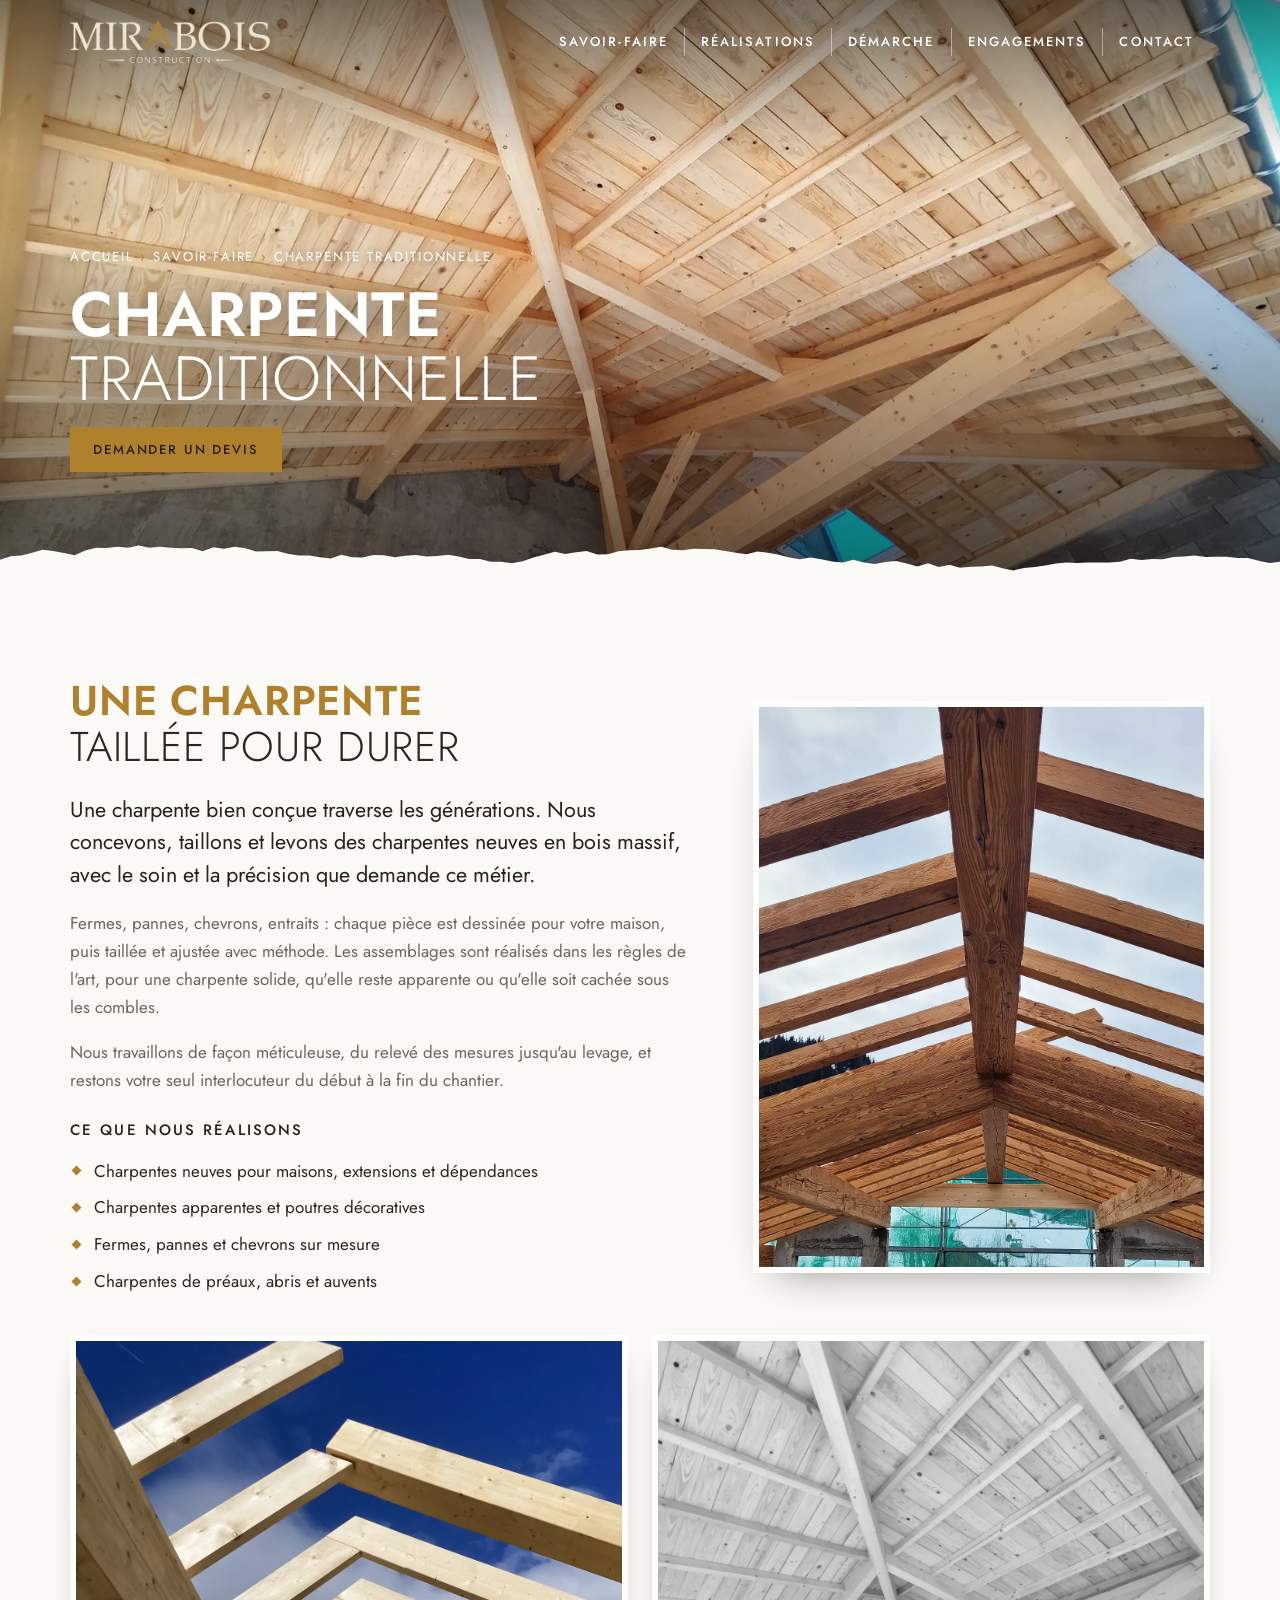
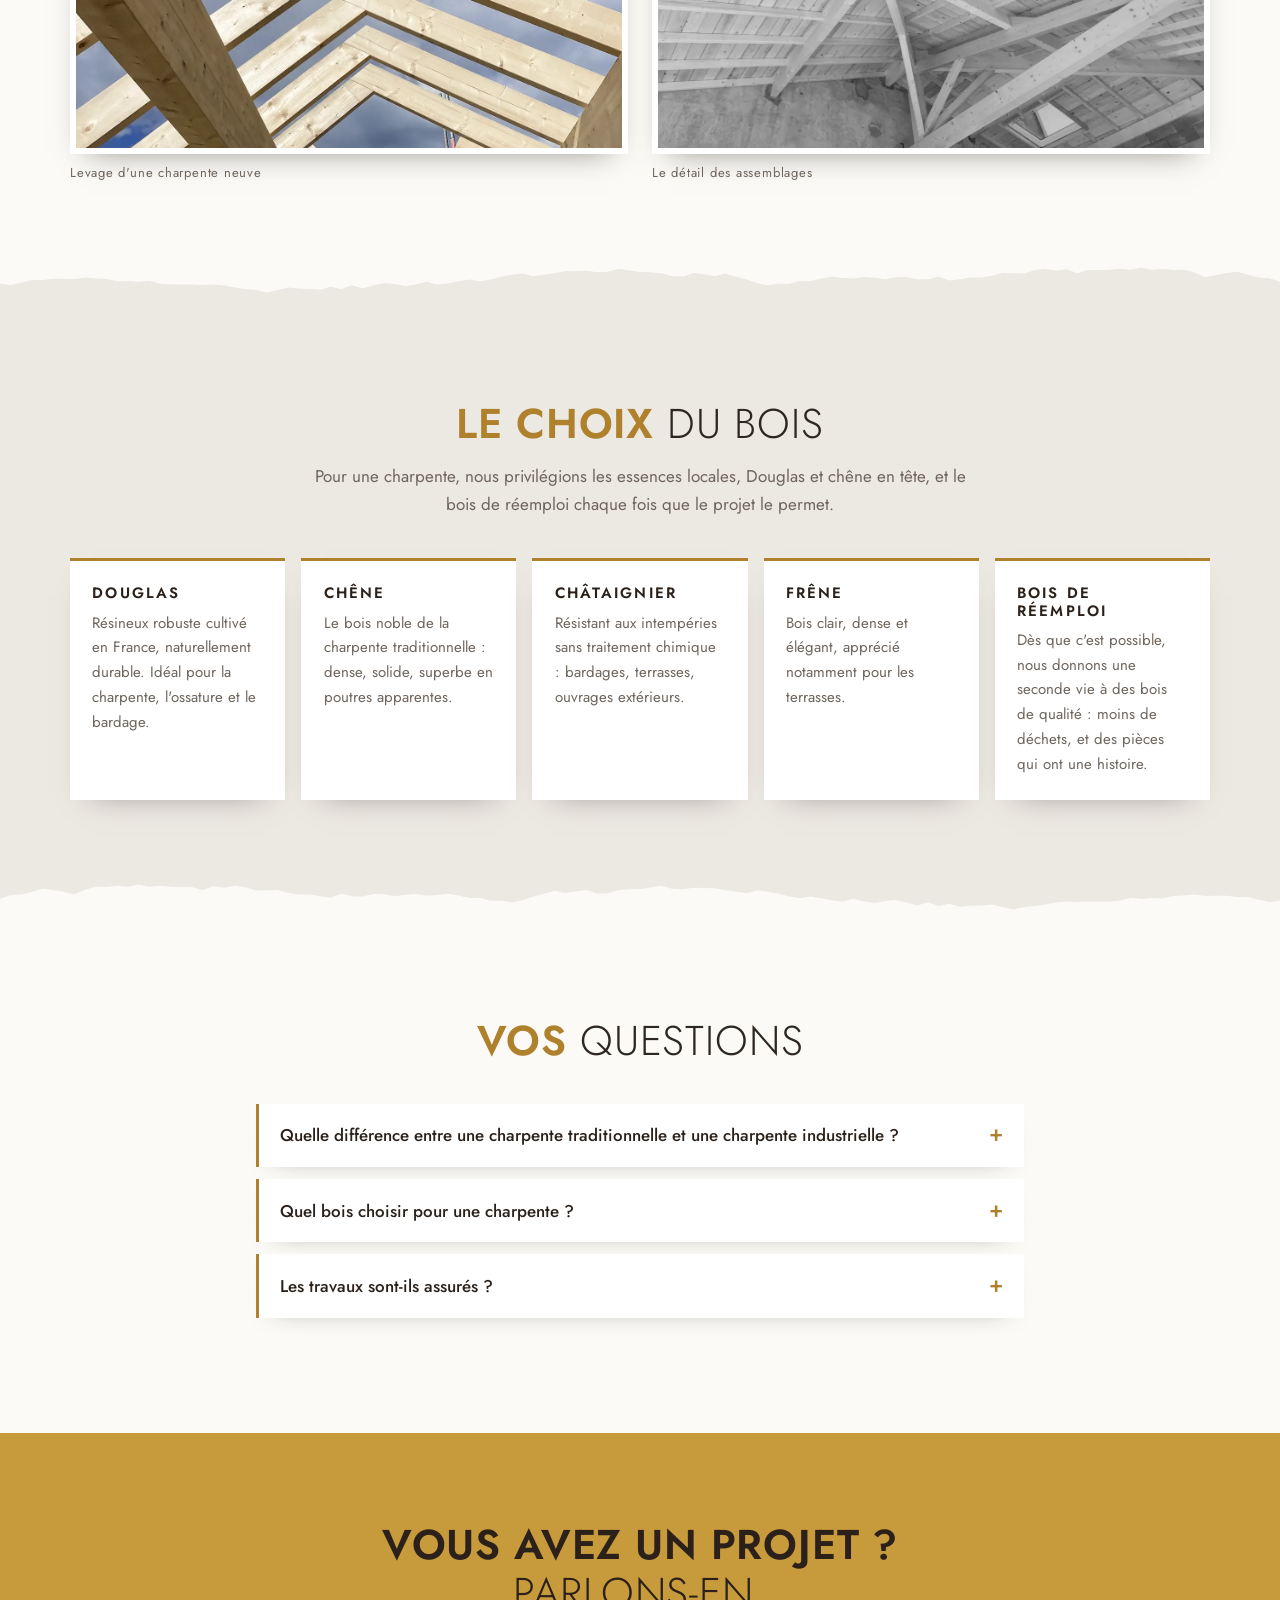
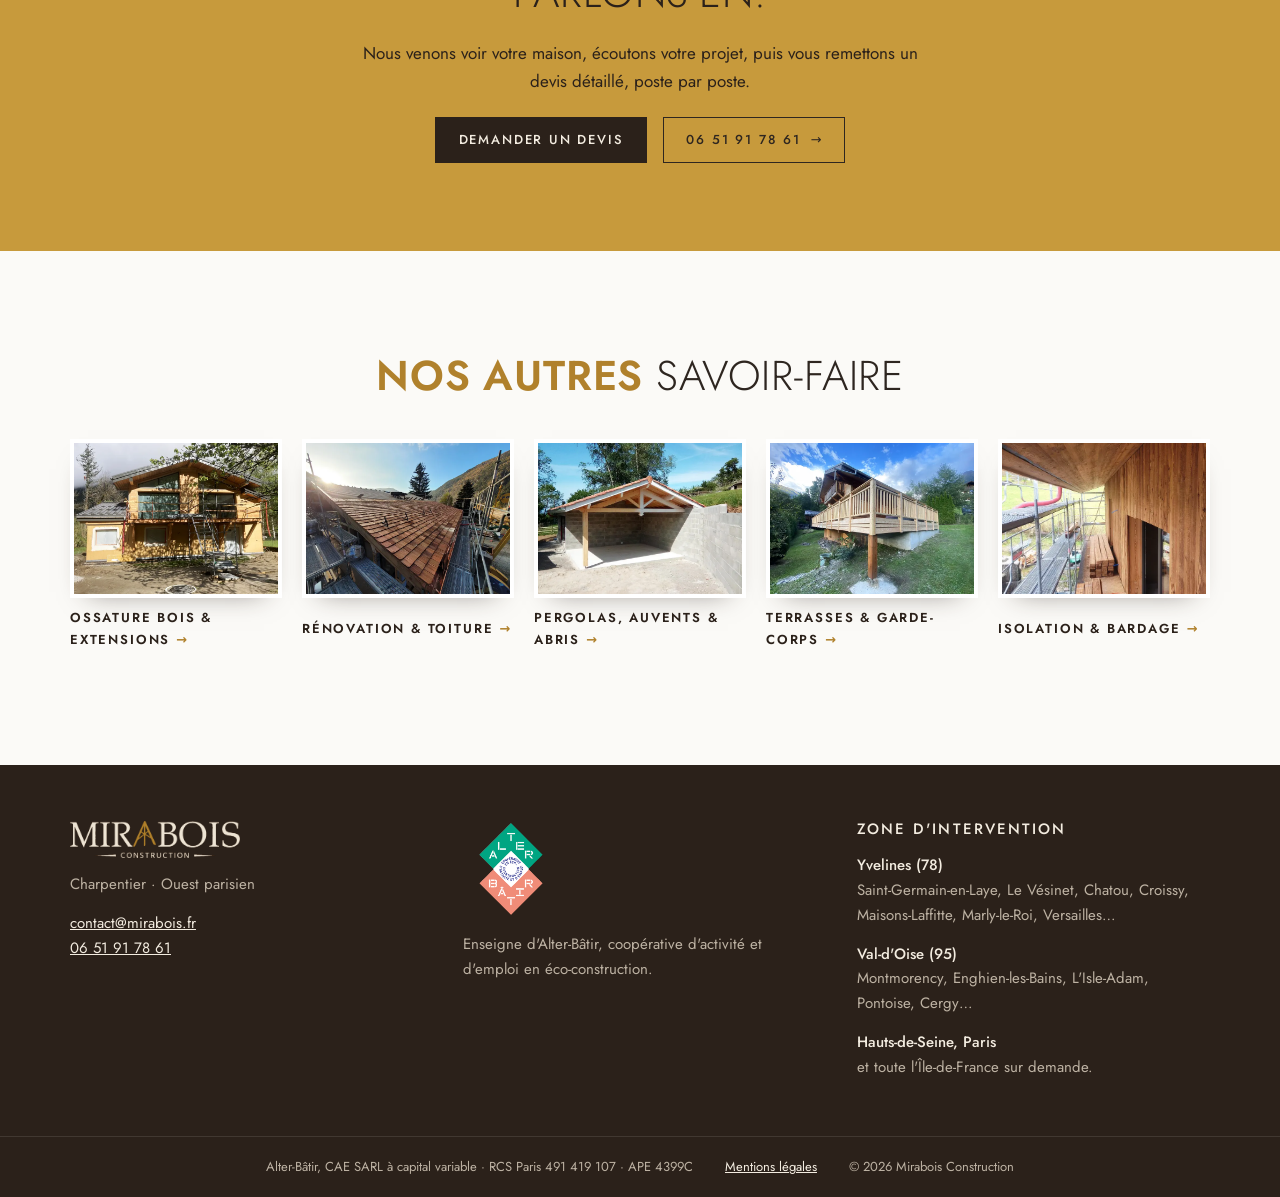
<file: charpente-traditionnelle.html>
<!doctype html>
<html lang="fr">
<head>
<meta charset="utf-8">
<meta name="viewport" content="width=device-width, initial-scale=1, viewport-fit=cover">
<meta name="color-scheme" content="light">
<title>Charpente traditionnelle en bois massif · Yvelines, Val-d'Oise | Mirabois Construction</title>
<meta name="description" content="Conception, taille et levage de charpentes traditionnelles en bois massif local (Douglas, chêne) dans les Yvelines, le Val-d'Oise et à Paris. Travail soigné, assurance décennale.">
<link rel="canonical" href="https://mirabois.fr/charpente-traditionnelle.html">
<meta property="og:type" content="website">
<meta property="og:locale" content="fr_FR">
<meta property="og:url" content="https://mirabois.fr/charpente-traditionnelle.html">
<meta property="og:site_name" content="Mirabois Construction">
<meta property="og:title" content="Charpente traditionnelle en bois massif · Yvelines, Val-d'Oise | Mirabois Construction">
<meta property="og:description" content="Conception, taille et levage de charpentes traditionnelles en bois massif local (Douglas, chêne) dans les Yvelines, le Val-d'Oise et à Paris. Travail soigné, assurance décennale.">
<meta property="og:image" content="https://mirabois.fr/assets/img/charpente-apparente.webp">
<script type="application/ld+json">
{
    "@context":  "https://schema.org",
    "@graph":  [
                   {
                       "@type":  "BreadcrumbList",
                       "itemListElement":  [
                                               {
                                                   "@type":  "ListItem",
                                                   "position":  1,
                                                   "name":  "Accueil",
                                                   "item":  "https://mirabois.fr/"
                                               },
                                               {
                                                   "@type":  "ListItem",
                                                   "position":  2,
                                                   "name":  "Charpente traditionnelle",
                                                   "item":  "https://mirabois.fr/charpente-traditionnelle.html"
                                               }
                                           ]
                   },
                   {
                       "@type":  "Service",
                       "name":  "Charpente traditionnelle",
                       "serviceType":  "Charpente traditionnelle",
                       "url":  "https://mirabois.fr/charpente-traditionnelle.html",
                       "description":  "Conception, taille et levage de charpentes traditionnelles en bois massif local (Douglas, chêne) dans les Yvelines, le Val-d\u0027Oise et à Paris. Travail soigné, assurance décennale.",
                       "areaServed":  [
                                          "Yvelines",
                                          "Val-d\u0027Oise",
                                          "Paris"
                                      ],
                       "provider":  {
                                        "@type":  "HomeAndConstructionBusiness",
                                        "name":  "Mirabois Construction",
                                        "url":  "https://mirabois.fr/",
                                        "telephone":  "+33651917861"
                                    }
                   },
                   {
                       "@type":  "FAQPage",
                       "mainEntity":  [
                                          {
                                              "@type":  "Question",
                                              "name":  "Quelle différence entre une charpente traditionnelle et une charpente industrielle ?",
                                              "acceptedAnswer":  {
                                                                     "@type":  "Answer",
                                                                     "text":  "Une charpente industrielle est faite de petites pièces (fermettes) assemblées par des connecteurs métalliques, qui encombrent les combles. Une charpente traditionnelle, en pièces de bois massif, libère l\u0027espace sous la toiture : les combles restent aménageables et la charpente peut rester apparente."
                                                                 }
                                          },
                                          {
                                              "@type":  "Question",
                                              "name":  "Quel bois choisir pour une charpente ?",
                                              "acceptedAnswer":  {
                                                                     "@type":  "Answer",
                                                                     "text":  "Le Douglas et le chêne sont deux excellents choix locaux. Nous vous conseillons l\u0027essence la mieux adaptée à votre projet, à l\u0027aspect souhaité et à votre budget, et proposons du bois de réemploi lorsque c\u0027est possible."
                                                                 }
                                          },
                                          {
                                              "@type":  "Question",
                                              "name":  "Les travaux sont-ils assurés ?",
                                              "acceptedAnswer":  {
                                                                     "@type":  "Answer",
                                                                     "text":  "Oui. Mirabois Construction exerce au sein de la coopérative Alter-Bâtir : les travaux sont couverts par son assurance décennale auprès de SMA BTP."
                                                                 }
                                          }
                                      ]
                   }
               ]
}
</script>
<link rel="icon" href="assets/img/favicon.svg" type="image/svg+xml">
<link rel="preconnect" href="https://fonts.googleapis.com">
<link rel="preconnect" href="https://fonts.gstatic.com" crossorigin>
<link rel="stylesheet" href="https://fonts.googleapis.com/css2?family=Jost:wght@300;400;500;600&display=swap">
<link rel="stylesheet" href="assets/css/style.css?v=20261125i">
</head>
<body>

<header class="entete" id="entete">
  <div class="conteneur">
    <a class="logo" href="index.html" aria-label="Mirabois Construction, retour à l'accueil">
      <img class="logo-clair" src="assets/img/logo-mirabois-clair.png" alt="Mirabois Construction" width="900" height="210">
      <img class="logo-fonce" src="assets/img/logo-mirabois.png" alt="" width="900" height="210">
    </a>
    <button class="burger" type="button" aria-controls="nav" aria-expanded="false" aria-label="Ouvrir le menu">
      <svg viewBox="0 0 24 24" fill="none" stroke="currentColor" stroke-width="1.6" stroke-linecap="round"><path d="M3 7h18M3 12h18M3 17h18"/></svg>
    </button>
    <nav class="nav" id="nav" data-ouvert="false" aria-label="Navigation principale">
      <ul>
        <li><a href="index.html#savoir-faire">Savoir-faire</a></li>
        <li><a href="index.html#realisations">Réalisations</a></li>
        <li><a href="index.html#demarche">Démarche</a></li>
        <li><a href="index.html#engagements">Engagements</a></li>
        <li><a href="index.html#contact">Contact</a></li>
      </ul>
    </nav>
  </div>
</header>

<main>

  <section class="hero hero-page" aria-labelledby="titre-page">
    <img class="hero-fond" data-parallaxe="0.3" src="assets/img/charpente-apparente.webp" alt="Charpente apparente en bois massif : fermes et voligeage" width="1600" height="1078" fetchpriority="high" style="object-position: 50% 45%">
    <div class="conteneur hero-contenu">
      <nav class="ariane" aria-label="Fil d'Ariane">
        <ol>
          <li><a href="index.html">Accueil</a></li>
          <li><a href="index.html#savoir-faire">Savoir-faire</a></li>
          <li aria-current="page">Charpente traditionnelle</li>
        </ol>
      </nav>
      <h1 class="hero-slogan" id="titre-page"><span>Charpente</span> <span>traditionnelle</span></h1>
      <a class="bouton bouton-or" href="index.html#contact">Demander un devis</a>
    </div>
    <svg class="bord bord-papier" viewBox="0 0 1440 40" preserveAspectRatio="none" aria-hidden="true"><use href="assets/img/bord.svg#bord-trace"/></svg>
  </section>

  <section class="section section-papier" aria-labelledby="titre-intro">
    <div class="conteneur page-intro">
      <div class="page-texte">
        <h2 class="titre-duo" id="titre-intro"><span>Une charpente</span> taillée pour durer</h2>
        <p class="chapo">Une charpente bien conçue traverse les générations. Nous concevons, taillons et levons des charpentes neuves en bois massif, avec le soin et la précision que demande ce métier.</p>
        <p>Fermes, pannes, chevrons, entraits : chaque pièce est dessinée pour votre maison, puis taillée et ajustée avec méthode. Les assemblages sont réalisés dans les règles de l'art, pour une charpente solide, qu'elle reste apparente ou qu'elle soit cachée sous les combles.</p>
        <p>Nous travaillons de façon méticuleuse, du relevé des mesures jusqu'au levage, et restons votre seul interlocuteur du début à la fin du chantier.</p>
        <h3>Ce que nous réalisons</h3>
        <ul class="liste-or">
          <li>Charpentes neuves pour maisons, extensions et dépendances</li>
          <li>Charpentes apparentes et poutres décoratives</li>
          <li>Fermes, pannes et chevrons sur mesure</li>
          <li>Charpentes de préaux, abris et auvents</li>
        </ul>
      </div>
      <div class="page-photo">
        <img src="assets/img/charpente-fermes.webp" alt="Fermes de charpente traditionnelle en bois massif" width="1152" height="1440" loading="lazy" style="object-position: 50% 20%">
      </div>
    </div>
    <div class="conteneur">
      <div class="galerie">
        <figure><img src="assets/img/hero-charpente.webp" alt="Levage d'une charpente neuve en bois" width="1280" height="1600" loading="lazy" style="object-position: 50% 35%"><figcaption>Levage d'une charpente neuve</figcaption></figure>
        <figure><img src="assets/img/charpente-nb.webp" alt="Charpente en bois vue de l'intérieur, en noir et blanc" width="1600" height="898" loading="lazy"><figcaption>Le détail des assemblages</figcaption></figure>
      </div>
    </div>
    <svg class="bord bord-pierre" viewBox="0 0 1440 40" preserveAspectRatio="none" aria-hidden="true"><use href="assets/img/bord.svg#bord-trace"/></svg>
  </section>

  <!-- Le choix du bois (commun à toutes les pages) -->
  <section class="section section-pierre" aria-labelledby="titre-bois">
    <div class="conteneur">
      <h2 class="titre-duo titre-centre" id="titre-bois"><span>Le choix</span> du bois</h2>
      <p class="intro-sombre">Pour une charpente, nous privilégions les essences locales, Douglas et chêne en tête, et le bois de réemploi chaque fois que le projet le permet.</p>
      <div class="bois-grille">
        <article class="bois-carte"><h3>Douglas</h3><p>Résineux robuste cultivé en France, naturellement durable. Idéal pour la charpente, l'ossature et le bardage.</p></article>
        <article class="bois-carte"><h3>Chêne</h3><p>Le bois noble de la charpente traditionnelle : dense, solide, superbe en poutres apparentes.</p></article>
        <article class="bois-carte"><h3>Châtaignier</h3><p>Résistant aux intempéries sans traitement chimique : bardages, terrasses, ouvrages extérieurs.</p></article>
        <article class="bois-carte"><h3>Frêne</h3><p>Bois clair, dense et élégant, apprécié notamment pour les terrasses.</p></article>
        <article class="bois-carte"><h3>Bois de réemploi</h3><p>Dès que c'est possible, nous donnons une seconde vie à des bois de qualité : moins de déchets, et des pièces qui ont une histoire.</p></article>
      </div>
    </div>
    <svg class="bord bord-papier" viewBox="0 0 1440 40" preserveAspectRatio="none" aria-hidden="true"><use href="assets/img/bord.svg#bord-trace"/></svg>
  </section>

  <!-- Questions fréquentes -->
  <section class="section section-papier" aria-labelledby="titre-faq">
    <div class="conteneur">
      <h2 class="titre-duo titre-centre" id="titre-faq"><span>Vos</span> questions</h2>
      <div class="faq">
        <details><summary>Quelle différence entre une charpente traditionnelle et une charpente industrielle ?</summary><p>Une charpente industrielle est faite de petites pièces (fermettes) assemblées par des connecteurs métalliques, qui encombrent les combles. Une charpente traditionnelle, en pièces de bois massif, libère l'espace sous la toiture : les combles restent aménageables et la charpente peut rester apparente.</p></details>
        <details><summary>Quel bois choisir pour une charpente ?</summary><p>Le Douglas et le chêne sont deux excellents choix locaux. Nous vous conseillons l'essence la mieux adaptée à votre projet, à l'aspect souhaité et à votre budget, et proposons du bois de réemploi lorsque c'est possible.</p></details>
        <details><summary>Les travaux sont-ils assurés ?</summary><p>Oui. Mirabois Construction exerce au sein de la coopérative Alter-Bâtir : les travaux sont couverts par son assurance décennale auprès de SMA BTP.</p></details>
      </div>
    </div>
  </section>

  <!-- Appel au contact -->
  <section class="section section-or" aria-labelledby="titre-appel">
    <div class="conteneur appel">
      <h2 class="titre-contact" id="titre-appel">Vous avez un projet ?<span>Parlons-en.</span></h2>
      <p>Nous venons voir votre maison, écoutons votre projet, puis vous remettons un devis détaillé, poste par poste.</p>
      <div class="appel-boutons">
        <a class="bouton bouton-fonce" href="index.html#contact">Demander un devis</a>
        <a class="bouton bouton-ligne" href="tel:+33651917861">06 51 91 78 61</a>
      </div>
    </div>
  </section>

  <!-- Autres savoir-faire -->
  <section class="section section-papier" aria-labelledby="titre-autres">
    <div class="conteneur">
      <h2 class="titre-duo titre-centre" id="titre-autres"><span>Nos autres</span> savoir-faire</h2>
      <div class="autres">
        <a href="ossature-bois-extension.html"><img src="assets/img/renovation-chalet-s.webp" alt="" loading="lazy"><span>Ossature bois &amp; extensions</span></a>
        <a href="renovation-charpente-toiture.html"><img src="assets/img/couverture-bardeaux-s.webp" alt="" loading="lazy"><span>Rénovation &amp; toiture</span></a>
        <a href="pergolas-auvents-abris.html"><img src="assets/img/abri-voiture-s.webp" alt="" loading="lazy"><span>Pergolas, auvents &amp; abris</span></a>
        <a href="terrasses-garde-corps.html"><img src="assets/img/terrasse-chalet-s.webp" alt="" loading="lazy"><span>Terrasses &amp; garde-corps</span></a>
        <a href="isolation-bardage-bois.html"><img src="assets/img/bardage-bois-s.webp" alt="" loading="lazy"><span>Isolation &amp; bardage</span></a>
      </div>
    </div>
  </section>

</main>

<footer class="pied">
  <div class="conteneur pied-grille">
    <div class="pied-bloc">
      <img class="logo-pied" src="assets/img/logo-mirabois-clair.png" alt="Mirabois Construction" width="900" height="210" loading="lazy">
      <p>Charpentier · Ouest parisien</p>
      <p><a href="mailto:contact@mirabois.fr">contact@mirabois.fr</a><br><a href="tel:+33651917861">06 51 91 78 61</a></p>
    </div>
    <div class="pied-bloc">
      <img class="logo-coop-pied" src="assets/img/logo-alterbatir.png" alt="Alter-Bâtir" width="360" height="360" loading="lazy">
      <p>Enseigne d'Alter-Bâtir, coopérative d'activité et d'emploi en éco-construction.</p>
    </div>
    <div class="pied-bloc">
      <h2 class="pied-titre">Zone d'intervention</h2>
      <p><strong>Yvelines (78)</strong> Saint-Germain-en-Laye, Le Vésinet, Chatou, Croissy, Maisons-Laffitte, Marly-le-Roi, Versailles…</p>
      <p><strong>Val-d'Oise (95)</strong> Montmorency, Enghien-les-Bains, L'Isle-Adam, Pontoise, Cergy…</p>
      <p><strong>Hauts-de-Seine, Paris</strong> et toute l'Île-de-France sur demande.</p>
    </div>
  </div>
  <div class="pied-bas">
    <div class="conteneur"><span>Alter-Bâtir, CAE SARL à capital variable · RCS Paris 491 419 107 · APE 4399C</span><a href="mentions-legales.html">Mentions légales</a><span>© 2026 Mirabois Construction</span></div>
  </div>
</footer>

<a class="haut" href="#" aria-label="Revenir en haut de la page"><svg viewBox="0 0 24 24" aria-hidden="true"><path d="M12 19V5M5 12l7-7 7 7"/></svg></a>

<script src="assets/js/main.js?v=20261125i"></script>

</body>
</html>
</file>
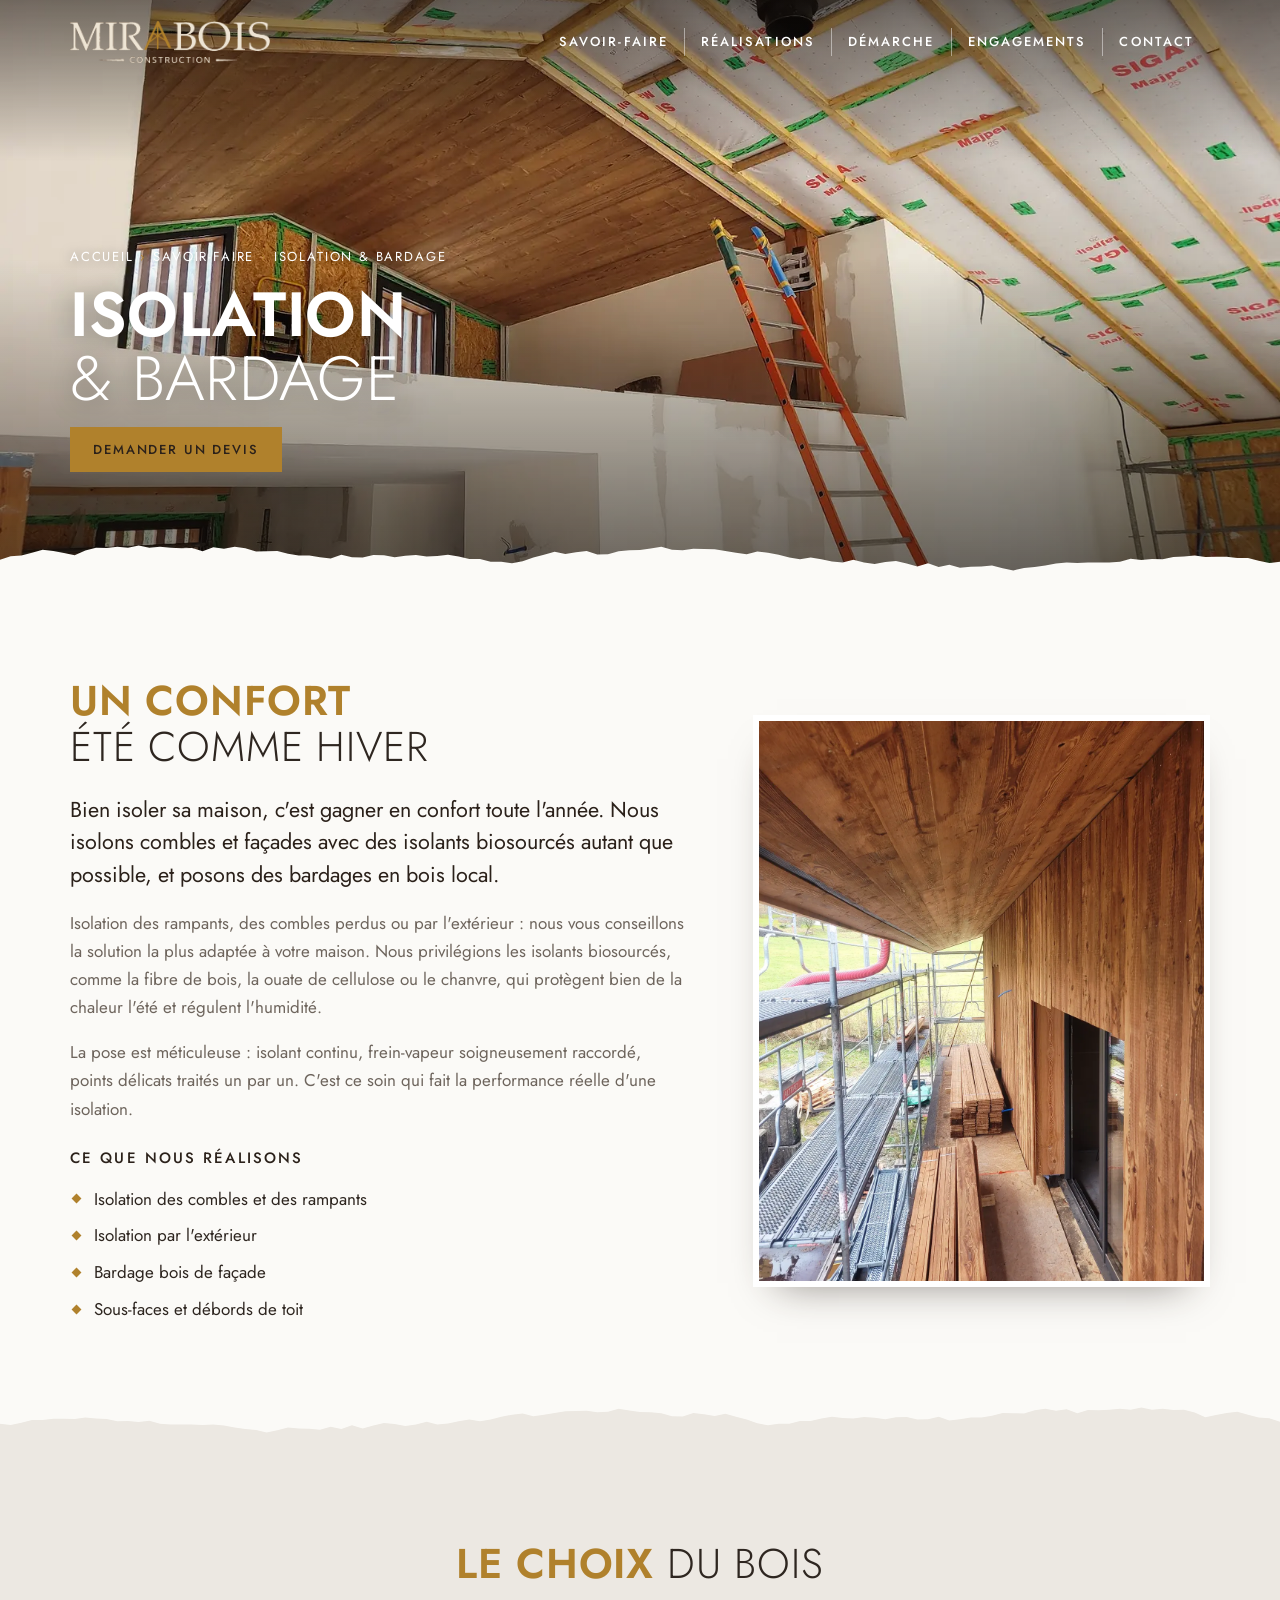
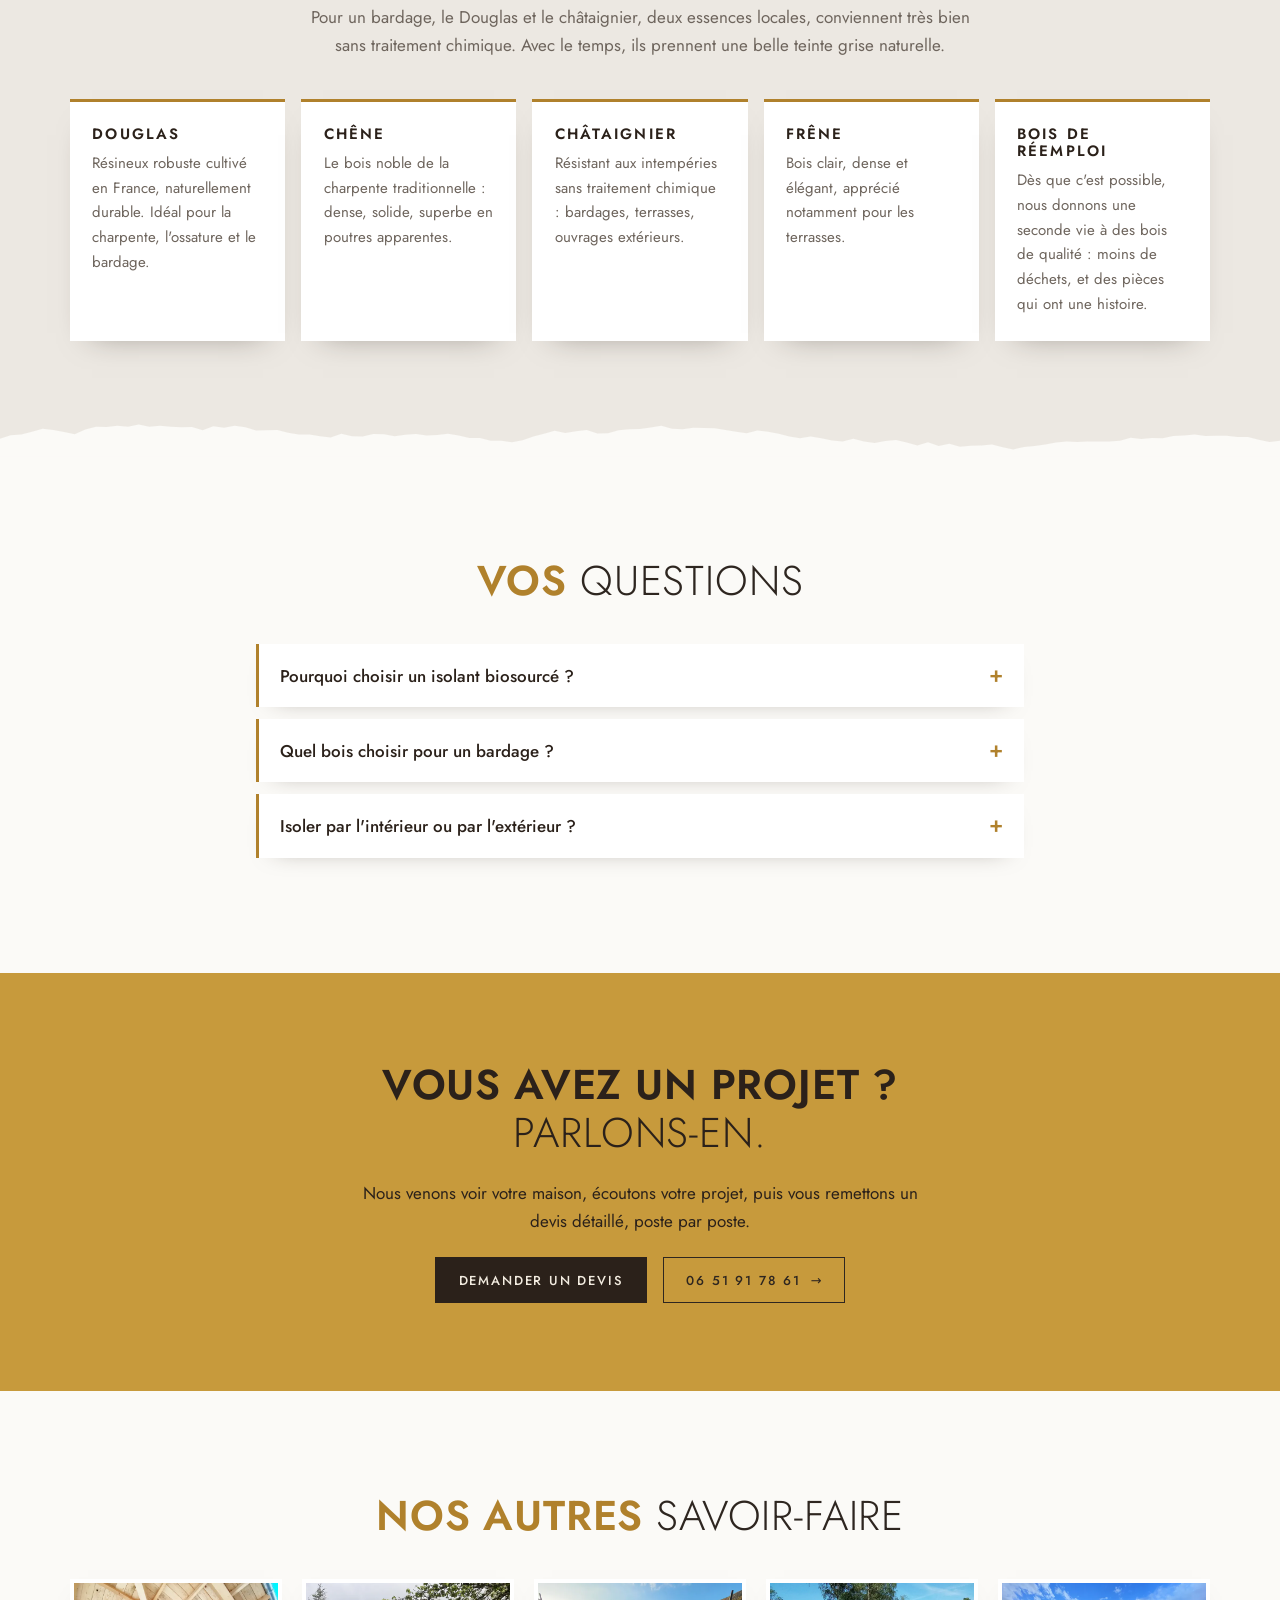
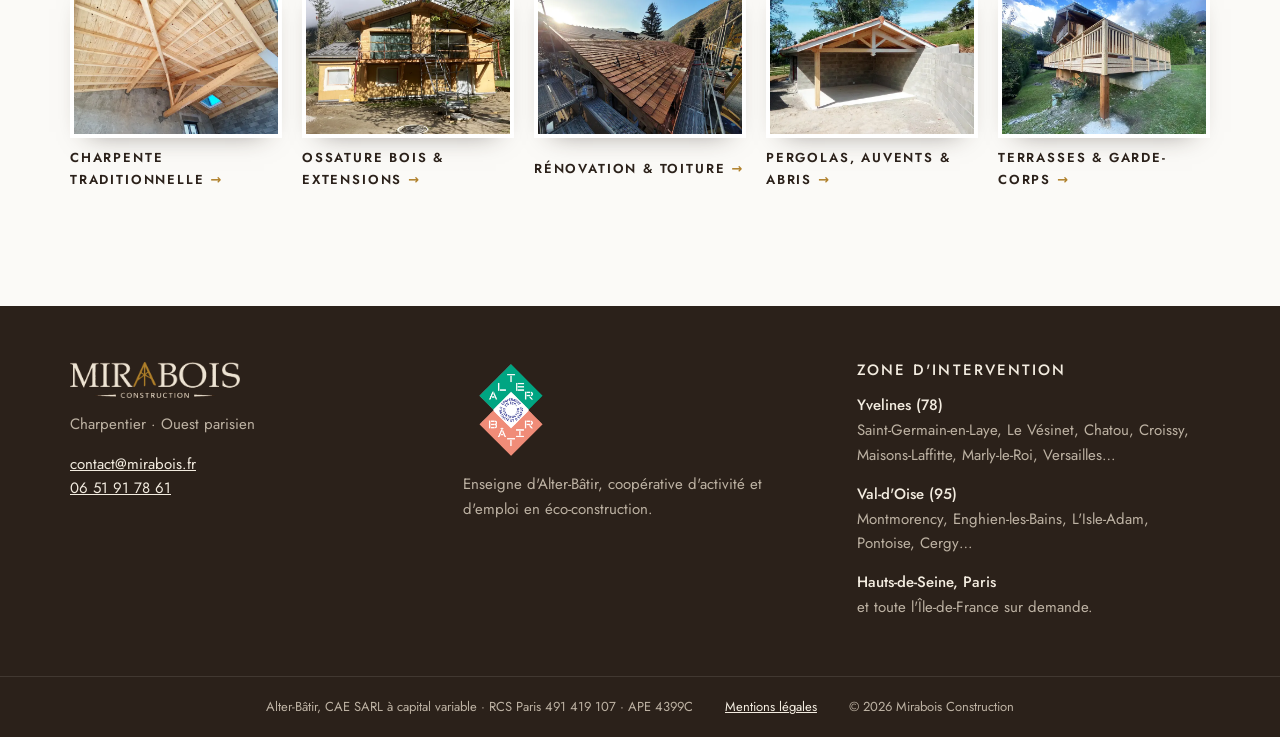
<file: isolation-bardage-bois.html>
<!doctype html>
<html lang="fr">
<head>
<meta charset="utf-8">
<meta name="viewport" content="width=device-width, initial-scale=1, viewport-fit=cover">
<meta name="color-scheme" content="light">
<title>Isolation biosourcée et bardage bois · Yvelines, Val-d'Oise | Mirabois Construction</title>
<meta name="description" content="Isolation des combles et des façades avec des isolants biosourcés, et bardage en bois local (Douglas, châtaignier), dans les Yvelines, le Val-d'Oise et à Paris.">
<link rel="canonical" href="https://mirabois.fr/isolation-bardage-bois.html">
<meta property="og:type" content="website">
<meta property="og:locale" content="fr_FR">
<meta property="og:url" content="https://mirabois.fr/isolation-bardage-bois.html">
<meta property="og:site_name" content="Mirabois Construction">
<meta property="og:title" content="Isolation biosourcée et bardage bois · Yvelines, Val-d'Oise | Mirabois Construction">
<meta property="og:description" content="Isolation des combles et des façades avec des isolants biosourcés, et bardage en bois local (Douglas, châtaignier), dans les Yvelines, le Val-d'Oise et à Paris.">
<meta property="og:image" content="https://mirabois.fr/assets/img/isolation-combles.webp">
<script type="application/ld+json">
{
    "@context":  "https://schema.org",
    "@graph":  [
                   {
                       "@type":  "BreadcrumbList",
                       "itemListElement":  [
                                               {
                                                   "@type":  "ListItem",
                                                   "position":  1,
                                                   "name":  "Accueil",
                                                   "item":  "https://mirabois.fr/"
                                               },
                                               {
                                                   "@type":  "ListItem",
                                                   "position":  2,
                                                   "name":  "Isolation \u0026 bardage",
                                                   "item":  "https://mirabois.fr/isolation-bardage-bois.html"
                                               }
                                           ]
                   },
                   {
                       "@type":  "Service",
                       "name":  "Isolation \u0026 bardage",
                       "serviceType":  "Isolation \u0026 bardage",
                       "url":  "https://mirabois.fr/isolation-bardage-bois.html",
                       "description":  "Isolation des combles et des façades avec des isolants biosourcés, et bardage en bois local (Douglas, châtaignier), dans les Yvelines, le Val-d\u0027Oise et à Paris.",
                       "areaServed":  [
                                          "Yvelines",
                                          "Val-d\u0027Oise",
                                          "Paris"
                                      ],
                       "provider":  {
                                        "@type":  "HomeAndConstructionBusiness",
                                        "name":  "Mirabois Construction",
                                        "url":  "https://mirabois.fr/",
                                        "telephone":  "+33651917861"
                                    }
                   },
                   {
                       "@type":  "FAQPage",
                       "mainEntity":  [
                                          {
                                              "@type":  "Question",
                                              "name":  "Pourquoi choisir un isolant biosourcé ?",
                                              "acceptedAnswer":  {
                                                                     "@type":  "Answer",
                                                                     "text":  "Les isolants d\u0027origine végétale stockent du carbone, protègent bien de la chaleur en été et régulent l\u0027humidité de la maison. Ce sont des matériaux sains et agréables à vivre."
                                                                 }
                                          },
                                          {
                                              "@type":  "Question",
                                              "name":  "Quel bois choisir pour un bardage ?",
                                              "acceptedAnswer":  {
                                                                     "@type":  "Answer",
                                                                     "text":  "Le Douglas et le châtaignier, deux essences locales, conviennent très bien au bardage sans traitement chimique. Avec le temps, le bois grise naturellement, ce qui fait partie de son charme."
                                                                 }
                                          },
                                          {
                                              "@type":  "Question",
                                              "name":  "Isoler par l\u0027intérieur ou par l\u0027extérieur ?",
                                              "acceptedAnswer":  {
                                                                     "@type":  "Answer",
                                                                     "text":  "L\u0027isolation par l\u0027extérieur supprime la plupart des ponts thermiques et ne réduit pas la surface habitable, mais elle change l\u0027aspect de la façade. Selon votre maison et les règles de votre commune, nous vous aidons à choisir."
                                                                 }
                                          }
                                      ]
                   }
               ]
}
</script>
<link rel="icon" href="assets/img/favicon.svg" type="image/svg+xml">
<link rel="preconnect" href="https://fonts.googleapis.com">
<link rel="preconnect" href="https://fonts.gstatic.com" crossorigin>
<link rel="stylesheet" href="https://fonts.googleapis.com/css2?family=Jost:wght@300;400;500;600&display=swap">
<link rel="stylesheet" href="assets/css/style.css?v=20261125i">
</head>
<body>

<header class="entete" id="entete">
  <div class="conteneur">
    <a class="logo" href="index.html" aria-label="Mirabois Construction, retour à l'accueil">
      <img class="logo-clair" src="assets/img/logo-mirabois-clair.png" alt="Mirabois Construction" width="900" height="210">
      <img class="logo-fonce" src="assets/img/logo-mirabois.png" alt="" width="900" height="210">
    </a>
    <button class="burger" type="button" aria-controls="nav" aria-expanded="false" aria-label="Ouvrir le menu">
      <svg viewBox="0 0 24 24" fill="none" stroke="currentColor" stroke-width="1.6" stroke-linecap="round"><path d="M3 7h18M3 12h18M3 17h18"/></svg>
    </button>
    <nav class="nav" id="nav" data-ouvert="false" aria-label="Navigation principale">
      <ul>
        <li><a href="index.html#savoir-faire">Savoir-faire</a></li>
        <li><a href="index.html#realisations">Réalisations</a></li>
        <li><a href="index.html#demarche">Démarche</a></li>
        <li><a href="index.html#engagements">Engagements</a></li>
        <li><a href="index.html#contact">Contact</a></li>
      </ul>
    </nav>
  </div>
</header>

<main>

  <section class="hero hero-page" aria-labelledby="titre-page">
    <img class="hero-fond" data-parallaxe="0.3" src="assets/img/isolation-combles.webp" alt="Isolation sous rampants avec frein-vapeur" width="1600" height="900" fetchpriority="high" style="object-position: 50% 50%">
    <div class="conteneur hero-contenu">
      <nav class="ariane" aria-label="Fil d'Ariane">
        <ol>
          <li><a href="index.html">Accueil</a></li>
          <li><a href="index.html#savoir-faire">Savoir-faire</a></li>
          <li aria-current="page">Isolation &amp; bardage</li>
        </ol>
      </nav>
      <h1 class="hero-slogan" id="titre-page"><span>Isolation</span> <span>&amp; bardage</span></h1>
      <a class="bouton bouton-or" href="index.html#contact">Demander un devis</a>
    </div>
    <svg class="bord bord-papier" viewBox="0 0 1440 40" preserveAspectRatio="none" aria-hidden="true"><use href="assets/img/bord.svg#bord-trace"/></svg>
  </section>

  <section class="section section-papier" aria-labelledby="titre-intro">
    <div class="conteneur page-intro">
      <div class="page-texte">
        <h2 class="titre-duo" id="titre-intro"><span>Un confort</span> été comme hiver</h2>
        <p class="chapo">Bien isoler sa maison, c'est gagner en confort toute l'année. Nous isolons combles et façades avec des isolants biosourcés autant que possible, et posons des bardages en bois local.</p>
        <p>Isolation des rampants, des combles perdus ou par l'extérieur : nous vous conseillons la solution la plus adaptée à votre maison. Nous privilégions les isolants biosourcés, comme la fibre de bois, la ouate de cellulose ou le chanvre, qui protègent bien de la chaleur l'été et régulent l'humidité.</p>
        <p>La pose est méticuleuse : isolant continu, frein-vapeur soigneusement raccordé, points délicats traités un par un. C'est ce soin qui fait la performance réelle d'une isolation.</p>
        <h3>Ce que nous réalisons</h3>
        <ul class="liste-or">
          <li>Isolation des combles et des rampants</li>
          <li>Isolation par l'extérieur</li>
          <li>Bardage bois de façade</li>
          <li>Sous-faces et débords de toit</li>
        </ul>
      </div>
      <div class="page-photo">
        <img src="assets/img/bardage-bois.webp" alt="Bardage bois et sous-face de débord de toit" width="1200" height="1600" loading="lazy" style="object-position: 50% 30%">
      </div>
    </div>
    <svg class="bord bord-pierre" viewBox="0 0 1440 40" preserveAspectRatio="none" aria-hidden="true"><use href="assets/img/bord.svg#bord-trace"/></svg>
  </section>

  <!-- Le choix du bois (commun à toutes les pages) -->
  <section class="section section-pierre" aria-labelledby="titre-bois">
    <div class="conteneur">
      <h2 class="titre-duo titre-centre" id="titre-bois"><span>Le choix</span> du bois</h2>
      <p class="intro-sombre">Pour un bardage, le Douglas et le châtaignier, deux essences locales, conviennent très bien sans traitement chimique. Avec le temps, ils prennent une belle teinte grise naturelle.</p>
      <div class="bois-grille">
        <article class="bois-carte"><h3>Douglas</h3><p>Résineux robuste cultivé en France, naturellement durable. Idéal pour la charpente, l'ossature et le bardage.</p></article>
        <article class="bois-carte"><h3>Chêne</h3><p>Le bois noble de la charpente traditionnelle : dense, solide, superbe en poutres apparentes.</p></article>
        <article class="bois-carte"><h3>Châtaignier</h3><p>Résistant aux intempéries sans traitement chimique : bardages, terrasses, ouvrages extérieurs.</p></article>
        <article class="bois-carte"><h3>Frêne</h3><p>Bois clair, dense et élégant, apprécié notamment pour les terrasses.</p></article>
        <article class="bois-carte"><h3>Bois de réemploi</h3><p>Dès que c'est possible, nous donnons une seconde vie à des bois de qualité : moins de déchets, et des pièces qui ont une histoire.</p></article>
      </div>
    </div>
    <svg class="bord bord-papier" viewBox="0 0 1440 40" preserveAspectRatio="none" aria-hidden="true"><use href="assets/img/bord.svg#bord-trace"/></svg>
  </section>

  <!-- Questions fréquentes -->
  <section class="section section-papier" aria-labelledby="titre-faq">
    <div class="conteneur">
      <h2 class="titre-duo titre-centre" id="titre-faq"><span>Vos</span> questions</h2>
      <div class="faq">
        <details><summary>Pourquoi choisir un isolant biosourcé ?</summary><p>Les isolants d'origine végétale stockent du carbone, protègent bien de la chaleur en été et régulent l'humidité de la maison. Ce sont des matériaux sains et agréables à vivre.</p></details>
        <details><summary>Quel bois choisir pour un bardage ?</summary><p>Le Douglas et le châtaignier, deux essences locales, conviennent très bien au bardage sans traitement chimique. Avec le temps, le bois grise naturellement, ce qui fait partie de son charme.</p></details>
        <details><summary>Isoler par l'intérieur ou par l'extérieur ?</summary><p>L'isolation par l'extérieur supprime la plupart des ponts thermiques et ne réduit pas la surface habitable, mais elle change l'aspect de la façade. Selon votre maison et les règles de votre commune, nous vous aidons à choisir.</p></details>
      </div>
    </div>
  </section>

  <!-- Appel au contact -->
  <section class="section section-or" aria-labelledby="titre-appel">
    <div class="conteneur appel">
      <h2 class="titre-contact" id="titre-appel">Vous avez un projet ?<span>Parlons-en.</span></h2>
      <p>Nous venons voir votre maison, écoutons votre projet, puis vous remettons un devis détaillé, poste par poste.</p>
      <div class="appel-boutons">
        <a class="bouton bouton-fonce" href="index.html#contact">Demander un devis</a>
        <a class="bouton bouton-ligne" href="tel:+33651917861">06 51 91 78 61</a>
      </div>
    </div>
  </section>

  <!-- Autres savoir-faire -->
  <section class="section section-papier" aria-labelledby="titre-autres">
    <div class="conteneur">
      <h2 class="titre-duo titre-centre" id="titre-autres"><span>Nos autres</span> savoir-faire</h2>
      <div class="autres">
        <a href="charpente-traditionnelle.html"><img src="assets/img/charpente-apparente-s.webp" alt="" loading="lazy"><span>Charpente traditionnelle</span></a>
        <a href="ossature-bois-extension.html"><img src="assets/img/renovation-chalet-s.webp" alt="" loading="lazy"><span>Ossature bois &amp; extensions</span></a>
        <a href="renovation-charpente-toiture.html"><img src="assets/img/couverture-bardeaux-s.webp" alt="" loading="lazy"><span>Rénovation &amp; toiture</span></a>
        <a href="pergolas-auvents-abris.html"><img src="assets/img/abri-voiture-s.webp" alt="" loading="lazy"><span>Pergolas, auvents &amp; abris</span></a>
        <a href="terrasses-garde-corps.html"><img src="assets/img/terrasse-chalet-s.webp" alt="" loading="lazy"><span>Terrasses &amp; garde-corps</span></a>
      </div>
    </div>
  </section>

</main>

<footer class="pied">
  <div class="conteneur pied-grille">
    <div class="pied-bloc">
      <img class="logo-pied" src="assets/img/logo-mirabois-clair.png" alt="Mirabois Construction" width="900" height="210" loading="lazy">
      <p>Charpentier · Ouest parisien</p>
      <p><a href="mailto:contact@mirabois.fr">contact@mirabois.fr</a><br><a href="tel:+33651917861">06 51 91 78 61</a></p>
    </div>
    <div class="pied-bloc">
      <img class="logo-coop-pied" src="assets/img/logo-alterbatir.png" alt="Alter-Bâtir" width="360" height="360" loading="lazy">
      <p>Enseigne d'Alter-Bâtir, coopérative d'activité et d'emploi en éco-construction.</p>
    </div>
    <div class="pied-bloc">
      <h2 class="pied-titre">Zone d'intervention</h2>
      <p><strong>Yvelines (78)</strong> Saint-Germain-en-Laye, Le Vésinet, Chatou, Croissy, Maisons-Laffitte, Marly-le-Roi, Versailles…</p>
      <p><strong>Val-d'Oise (95)</strong> Montmorency, Enghien-les-Bains, L'Isle-Adam, Pontoise, Cergy…</p>
      <p><strong>Hauts-de-Seine, Paris</strong> et toute l'Île-de-France sur demande.</p>
    </div>
  </div>
  <div class="pied-bas">
    <div class="conteneur"><span>Alter-Bâtir, CAE SARL à capital variable · RCS Paris 491 419 107 · APE 4399C</span><a href="mentions-legales.html">Mentions légales</a><span>© 2026 Mirabois Construction</span></div>
  </div>
</footer>

<a class="haut" href="#" aria-label="Revenir en haut de la page"><svg viewBox="0 0 24 24" aria-hidden="true"><path d="M12 19V5M5 12l7-7 7 7"/></svg></a>

<script src="assets/js/main.js?v=20261125i"></script>

</body>
</html>
</file>
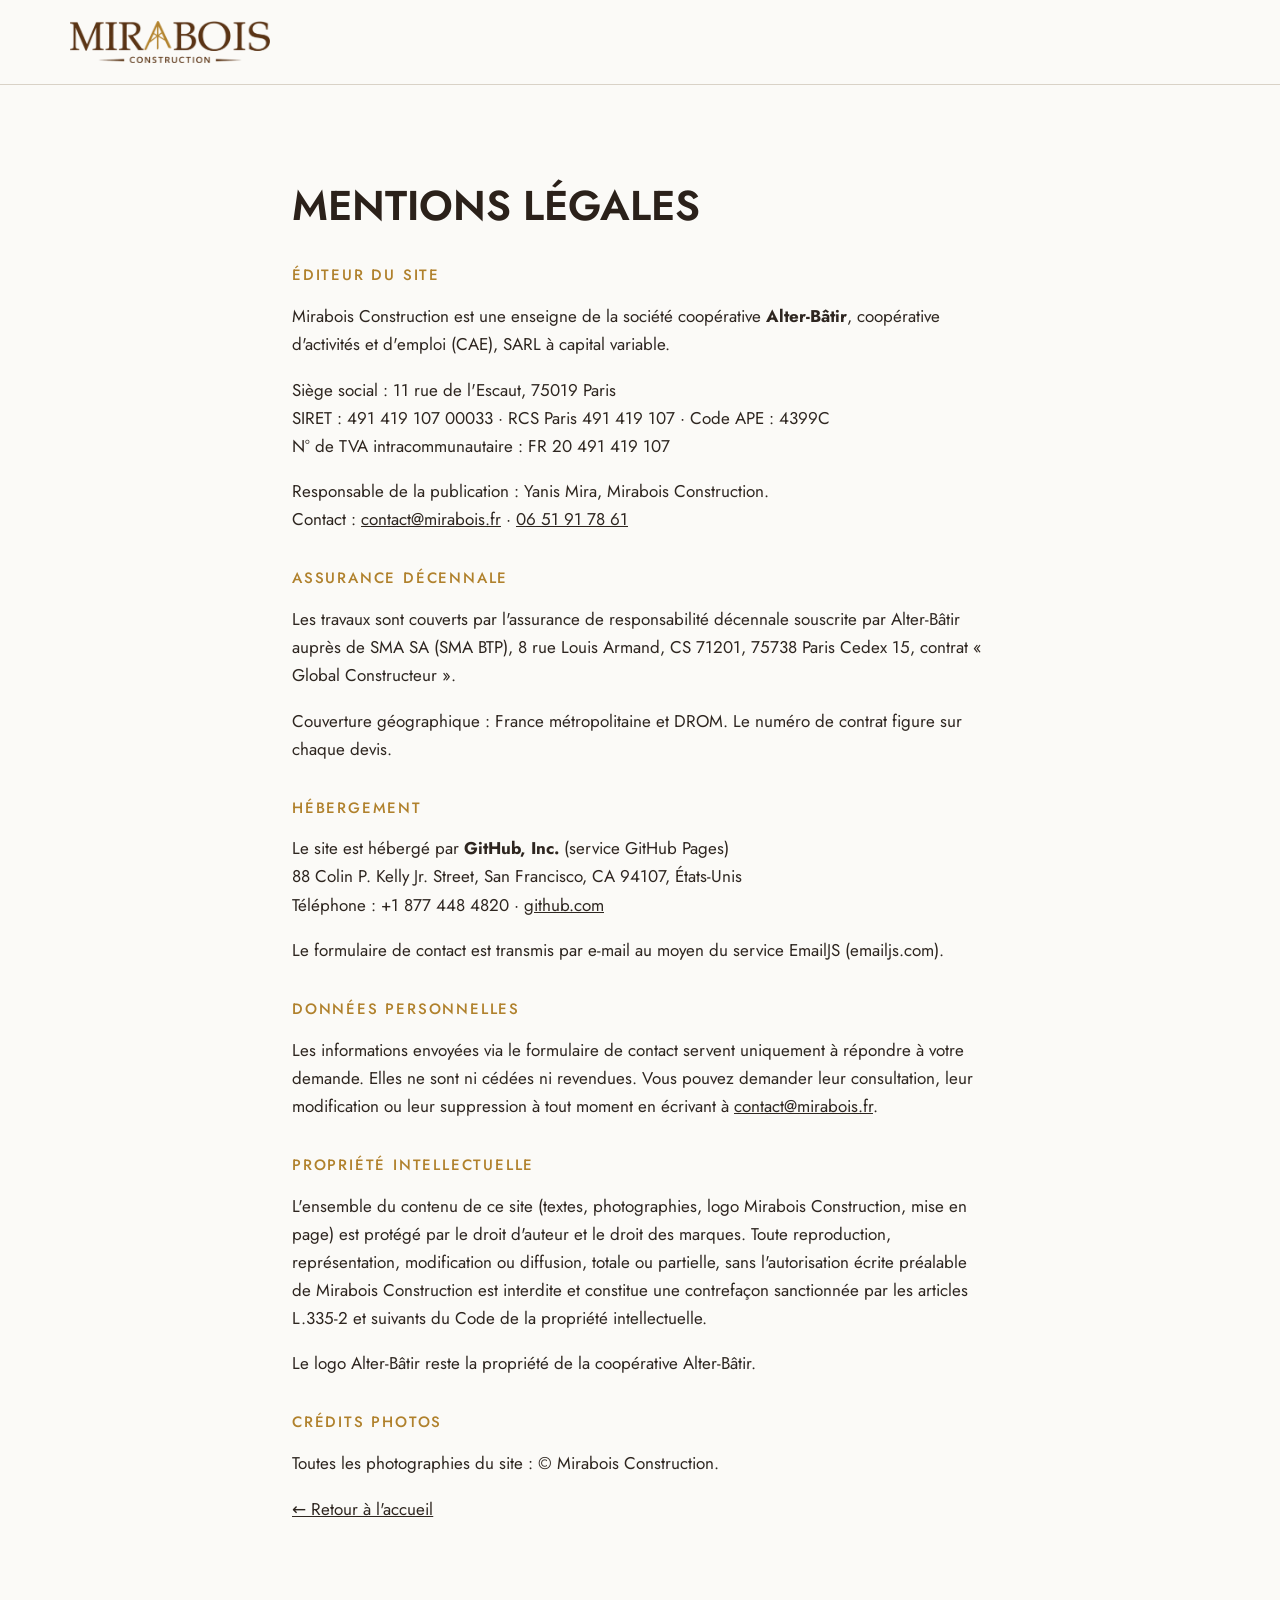
<file: mentions-legales.html>
<!doctype html>
<html lang="fr">
<head>
<meta charset="utf-8">
<meta name="viewport" content="width=device-width, initial-scale=1, viewport-fit=cover">
<title>Mentions légales · Mirabois Construction</title>
<link rel="canonical" href="https://mirabois.fr/mentions-legales.html">
<link rel="icon" href="assets/img/favicon.svg" type="image/svg+xml">
<link rel="stylesheet" href="https://fonts.googleapis.com/css2?family=Jost:wght@300;400;500;600&display=swap">
<link rel="stylesheet" href="assets/css/style.css?v=20261125i">
<style>
  .legal { max-width: 46rem; display: grid; gap: 1.1rem; padding-top: 5rem; }
  .legal h1 { font-size: var(--t-xl); text-transform: uppercase; font-weight: 600; color: var(--noyer); }
  .legal h2 { font-size: var(--t-s); text-transform: uppercase; letter-spacing: .12em; color: var(--or); margin-top: 1.2rem; }
  .legal p { color: var(--texte); }
</style>
</head>
<body>
<header class="entete defile"><div class="conteneur"><a class="logo" href="index.html"><img src="assets/img/logo-mirabois.png" alt="Mirabois Construction, retour à l'accueil" width="900" height="210"></a></div></header>
<main class="section"><div class="conteneur legal">
  <h1>Mentions légales</h1>

  <h2>Éditeur du site</h2>
  <p>Mirabois Construction est une enseigne de la société coopérative <strong>Alter-Bâtir</strong>, coopérative d'activités et d'emploi (CAE), SARL à capital variable.</p>
  <p>Siège social : 11 rue de l'Escaut, 75019 Paris<br>
  SIRET : 491 419 107 00033 · RCS Paris 491 419 107 · Code APE : 4399C<br>
  N° de TVA intracommunautaire : FR 20 491 419 107</p>
  <p>Responsable de la publication : Yanis Mira, Mirabois Construction.<br>
  Contact : <a href="mailto:contact@mirabois.fr">contact@mirabois.fr</a> · <a href="tel:+33651917861">06 51 91 78 61</a></p>

  <h2>Assurance décennale</h2>
  <p>Les travaux sont couverts par l'assurance de responsabilité décennale souscrite par Alter-Bâtir auprès de SMA SA (SMA BTP), 8 rue Louis Armand, CS 71201, 75738 Paris Cedex 15, contrat « Global Constructeur ».</p>
  <p>Couverture géographique : France métropolitaine et DROM. Le numéro de contrat figure sur chaque devis.</p>

  <h2>Hébergement</h2>
  <p>Le site est hébergé par <strong>GitHub, Inc.</strong> (service GitHub Pages)<br>
  88 Colin P. Kelly Jr. Street, San Francisco, CA 94107, États-Unis<br>
  Téléphone : +1 877 448 4820 · <a href="https://github.com">github.com</a></p>
  <p>Le formulaire de contact est transmis par e-mail au moyen du service EmailJS (emailjs.com).</p>

  <h2>Données personnelles</h2>
  <p>Les informations envoyées via le formulaire de contact servent uniquement à répondre à votre demande. Elles ne sont ni cédées ni revendues. Vous pouvez demander leur consultation, leur modification ou leur suppression à tout moment en écrivant à <a href="mailto:contact@mirabois.fr">contact@mirabois.fr</a>.</p>

  <h2>Propriété intellectuelle</h2>
  <p>L'ensemble du contenu de ce site (textes, photographies, logo Mirabois Construction, mise en page) est protégé par le droit d'auteur et le droit des marques. Toute reproduction, représentation, modification ou diffusion, totale ou partielle, sans l'autorisation écrite préalable de Mirabois Construction est interdite et constitue une contrefaçon sanctionnée par les articles L.335-2 et suivants du Code de la propriété intellectuelle.</p>
  <p>Le logo Alter-Bâtir reste la propriété de la coopérative Alter-Bâtir.</p>

  <h2>Crédits photos</h2>
  <p>Toutes les photographies du site : © Mirabois Construction.</p>

  <p><a href="index.html">← Retour à l'accueil</a></p>
</div></main>
</body>
</html>
</file>
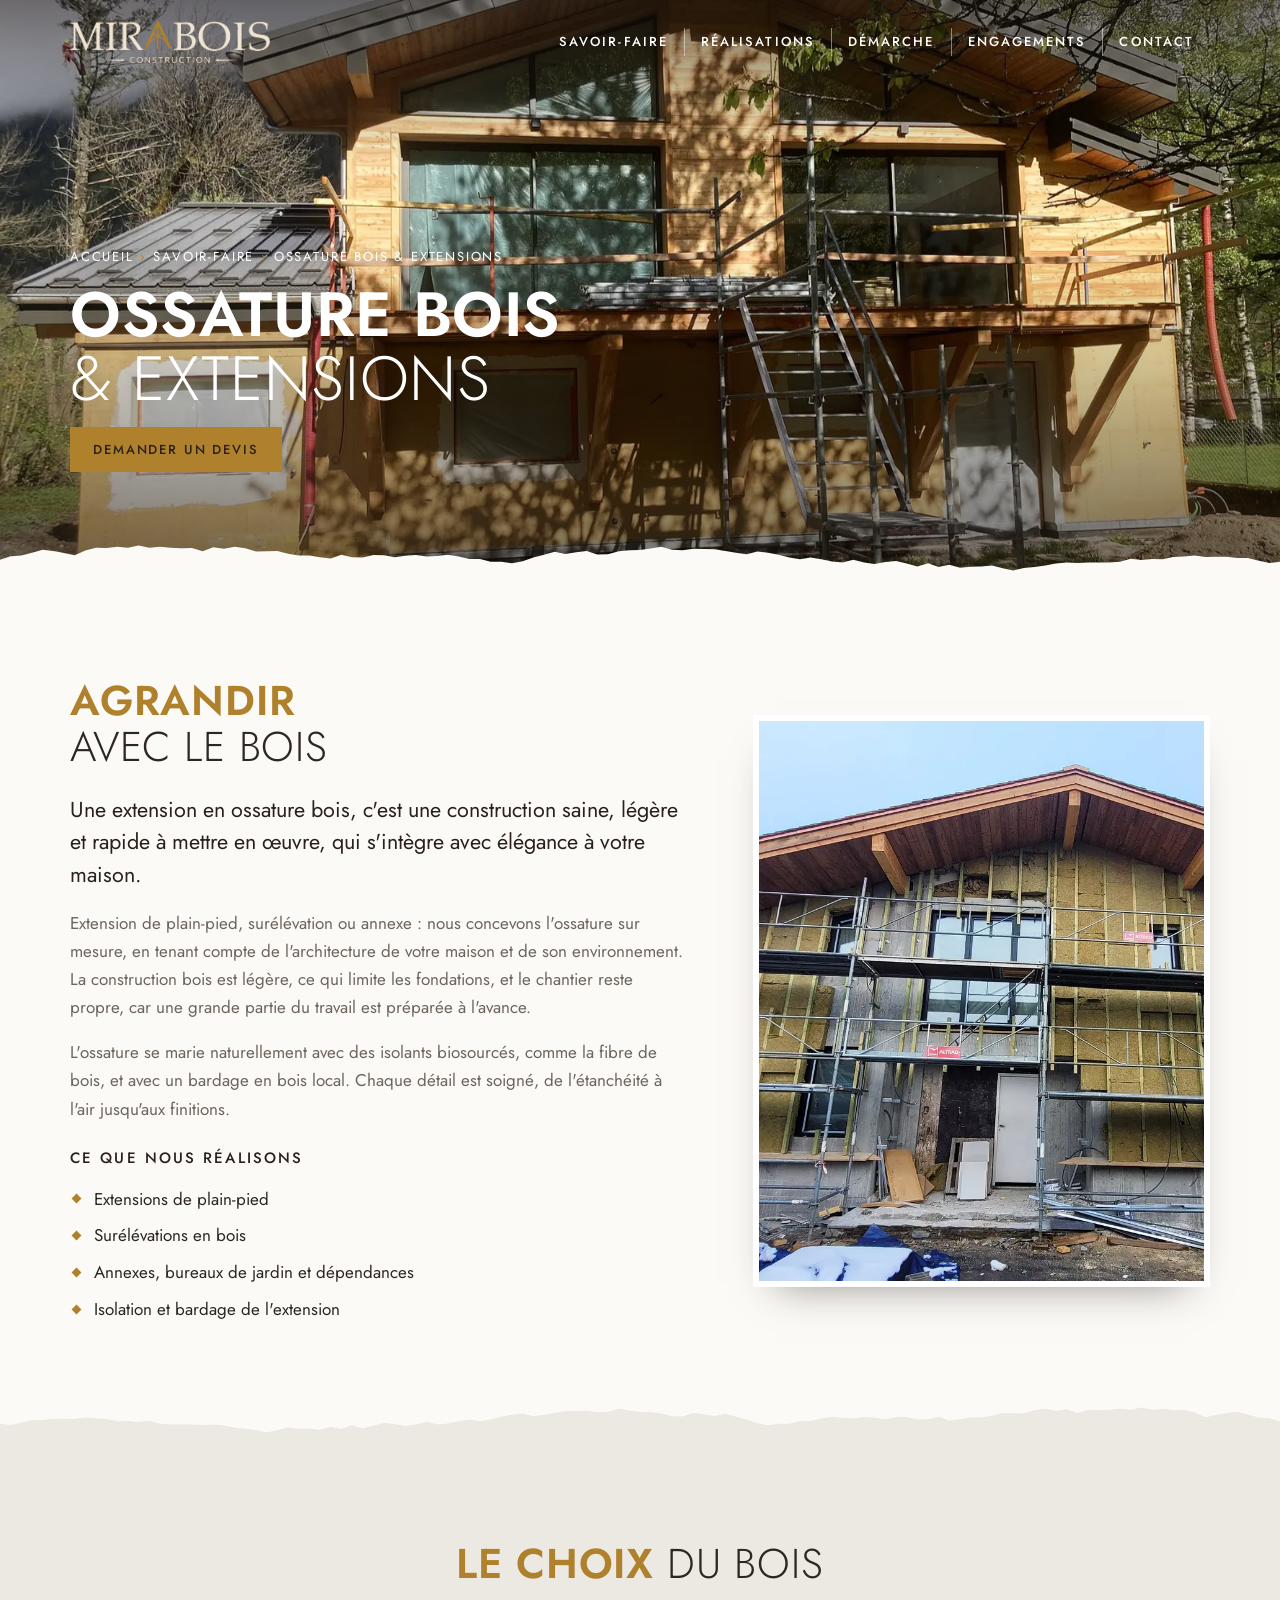
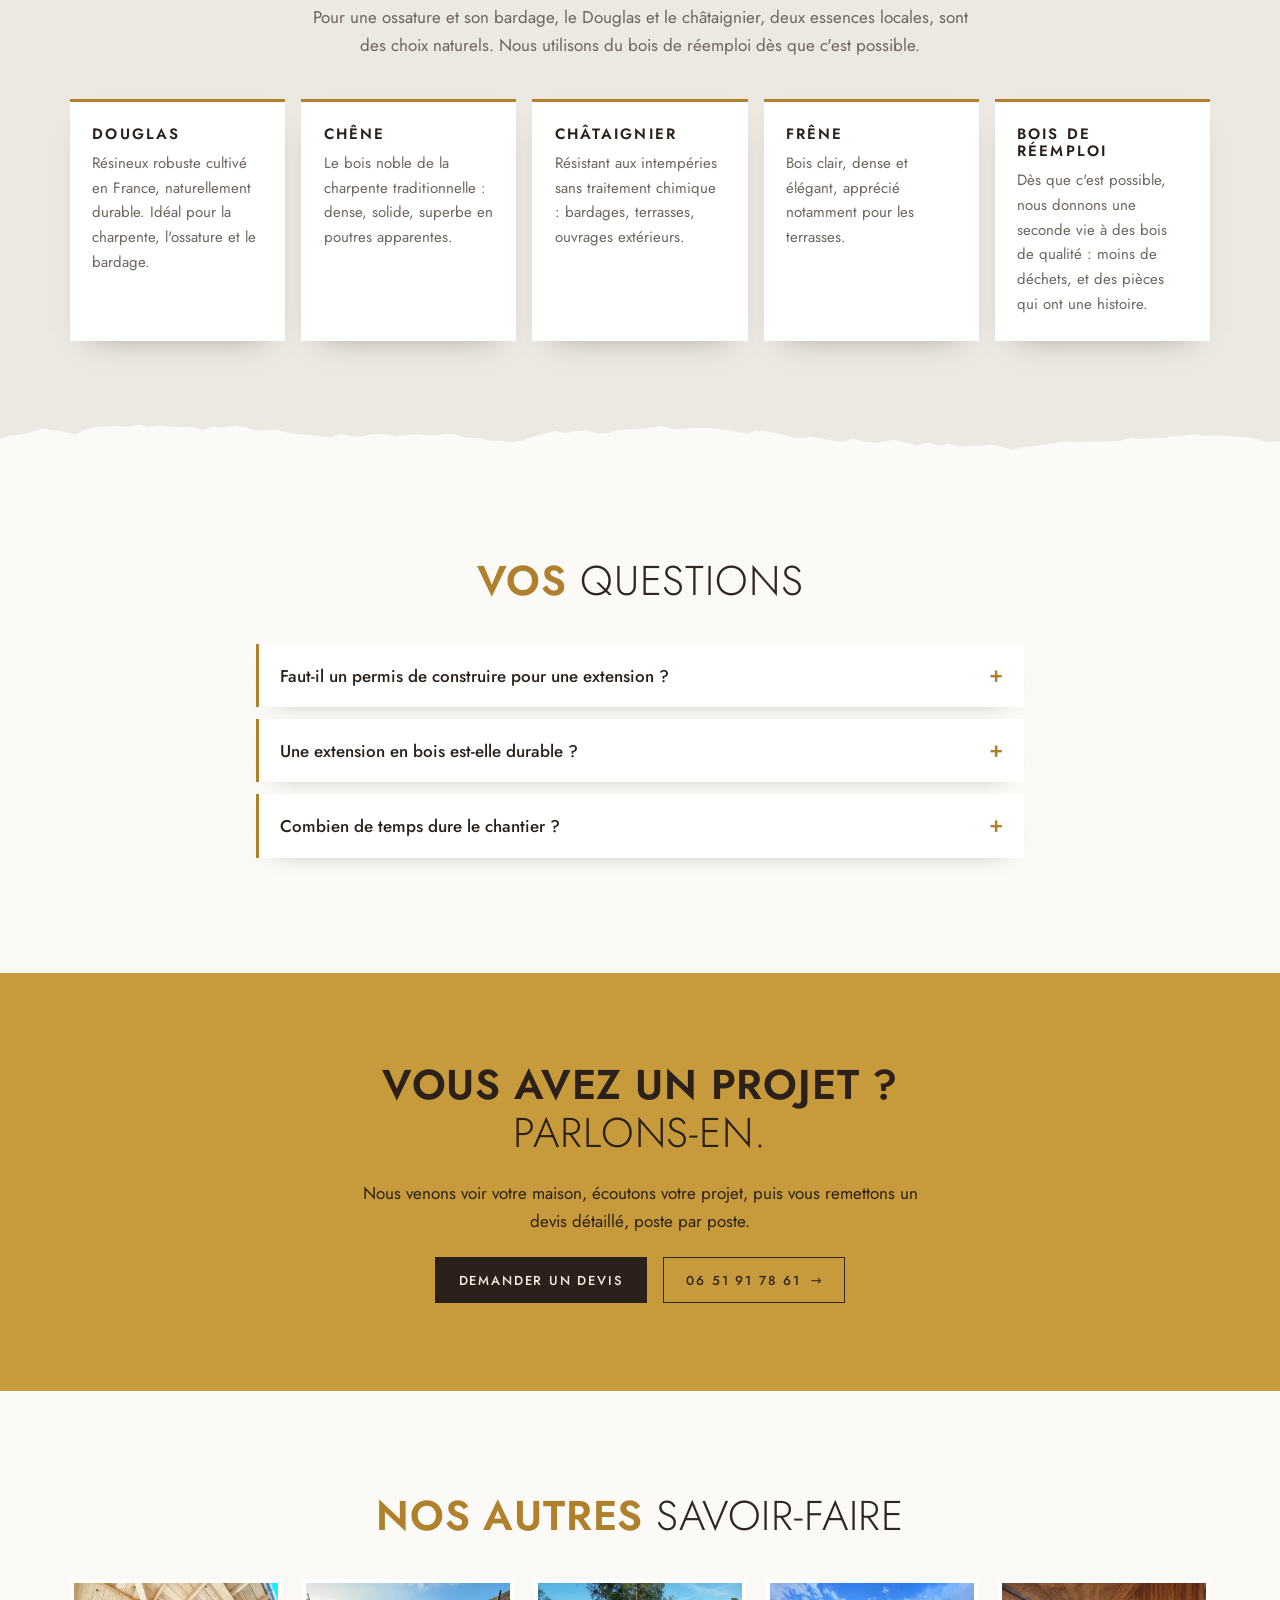
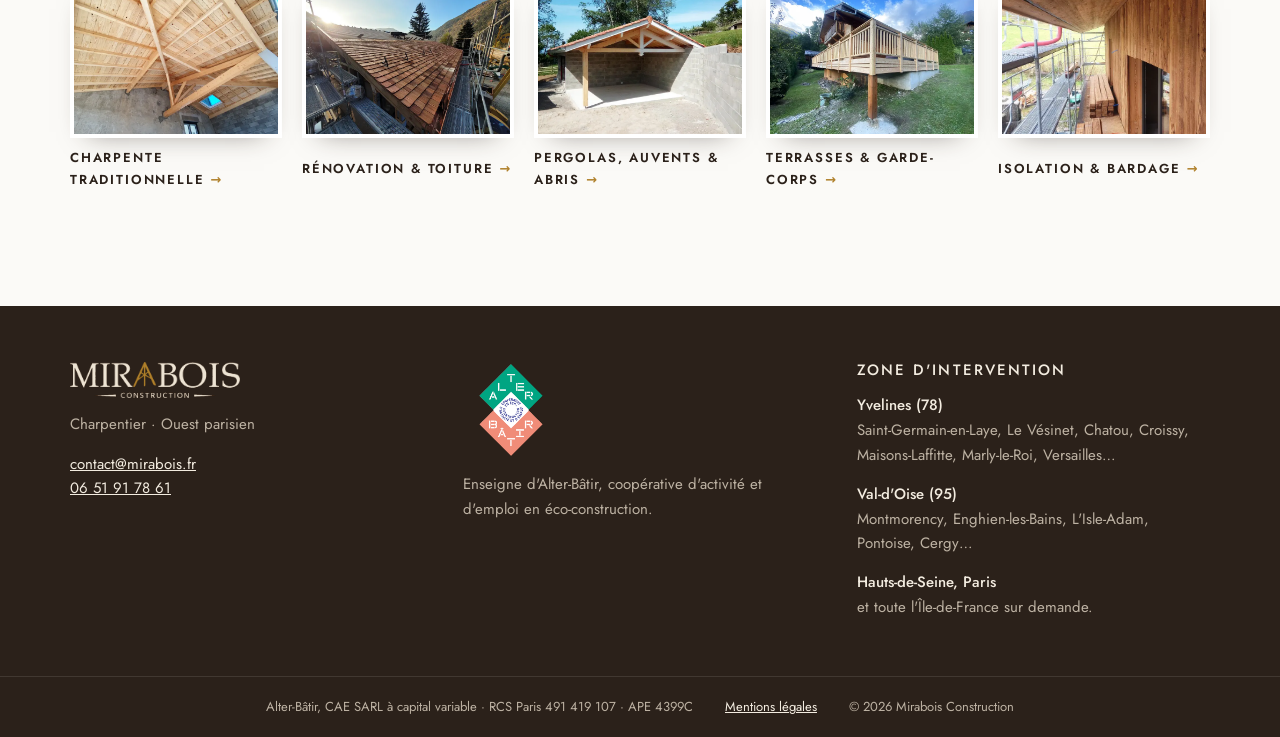
<file: ossature-bois-extension.html>
<!doctype html>
<html lang="fr">
<head>
<meta charset="utf-8">
<meta name="viewport" content="width=device-width, initial-scale=1, viewport-fit=cover">
<meta name="color-scheme" content="light">
<title>Extension et ossature bois · Yvelines, Val-d'Oise, Paris | Mirabois Construction</title>
<meta name="description" content="Extension de maison, surélévation et annexe en ossature bois, avec des isolants biosourcés et du bois local, dans les Yvelines, le Val-d'Oise et à Paris.">
<link rel="canonical" href="https://mirabois.fr/ossature-bois-extension.html">
<meta property="og:type" content="website">
<meta property="og:locale" content="fr_FR">
<meta property="og:url" content="https://mirabois.fr/ossature-bois-extension.html">
<meta property="og:site_name" content="Mirabois Construction">
<meta property="og:title" content="Extension et ossature bois · Yvelines, Val-d'Oise, Paris | Mirabois Construction">
<meta property="og:description" content="Extension de maison, surélévation et annexe en ossature bois, avec des isolants biosourcés et du bois local, dans les Yvelines, le Val-d'Oise et à Paris.">
<meta property="og:image" content="https://mirabois.fr/assets/img/renovation-chalet.webp">
<script type="application/ld+json">
{
    "@context":  "https://schema.org",
    "@graph":  [
                   {
                       "@type":  "BreadcrumbList",
                       "itemListElement":  [
                                               {
                                                   "@type":  "ListItem",
                                                   "position":  1,
                                                   "name":  "Accueil",
                                                   "item":  "https://mirabois.fr/"
                                               },
                                               {
                                                   "@type":  "ListItem",
                                                   "position":  2,
                                                   "name":  "Ossature bois \u0026 extensions",
                                                   "item":  "https://mirabois.fr/ossature-bois-extension.html"
                                               }
                                           ]
                   },
                   {
                       "@type":  "Service",
                       "name":  "Ossature bois \u0026 extensions",
                       "serviceType":  "Ossature bois \u0026 extensions",
                       "url":  "https://mirabois.fr/ossature-bois-extension.html",
                       "description":  "Extension de maison, surélévation et annexe en ossature bois, avec des isolants biosourcés et du bois local, dans les Yvelines, le Val-d\u0027Oise et à Paris.",
                       "areaServed":  [
                                          "Yvelines",
                                          "Val-d\u0027Oise",
                                          "Paris"
                                      ],
                       "provider":  {
                                        "@type":  "HomeAndConstructionBusiness",
                                        "name":  "Mirabois Construction",
                                        "url":  "https://mirabois.fr/",
                                        "telephone":  "+33651917861"
                                    }
                   },
                   {
                       "@type":  "FAQPage",
                       "mainEntity":  [
                                          {
                                              "@type":  "Question",
                                              "name":  "Faut-il un permis de construire pour une extension ?",
                                              "acceptedAnswer":  {
                                                                     "@type":  "Answer",
                                                                     "text":  "En règle générale, une déclaration préalable suffit jusqu\u0027à 20 m² créés, ou 40 m² dans une zone urbaine couverte par un plan local d\u0027urbanisme (sous conditions). Au-delà, un permis de construire est nécessaire. Les règles varient selon les communes et les secteurs protégés : nous vous aidons à vérifier ce qui s\u0027applique chez vous."
                                                                 }
                                          },
                                          {
                                              "@type":  "Question",
                                              "name":  "Une extension en bois est-elle durable ?",
                                              "acceptedAnswer":  {
                                                                     "@type":  "Answer",
                                                                     "text":  "Oui. Bien conçue et bien protégée de l\u0027humidité, une ossature bois dure aussi longtemps qu\u0027une construction traditionnelle. Le soin apporté aux détails (ventilation, pare-pluie, débords de toit) fait toute la différence."
                                                                 }
                                          },
                                          {
                                              "@type":  "Question",
                                              "name":  "Combien de temps dure le chantier ?",
                                              "acceptedAnswer":  {
                                                                     "@type":  "Answer",
                                                                     "text":  "Tout dépend de la taille du projet. Comme une grande partie du travail est préparée à l\u0027avance, le temps passé chez vous est souvent plus court qu\u0027avec une construction maçonnée. Nous vous indiquons la durée prévue avec le devis."
                                                                 }
                                          }
                                      ]
                   }
               ]
}
</script>
<link rel="icon" href="assets/img/favicon.svg" type="image/svg+xml">
<link rel="preconnect" href="https://fonts.googleapis.com">
<link rel="preconnect" href="https://fonts.gstatic.com" crossorigin>
<link rel="stylesheet" href="https://fonts.googleapis.com/css2?family=Jost:wght@300;400;500;600&display=swap">
<link rel="stylesheet" href="assets/css/style.css?v=20261125i">
</head>
<body>

<header class="entete" id="entete">
  <div class="conteneur">
    <a class="logo" href="index.html" aria-label="Mirabois Construction, retour à l'accueil">
      <img class="logo-clair" src="assets/img/logo-mirabois-clair.png" alt="Mirabois Construction" width="900" height="210">
      <img class="logo-fonce" src="assets/img/logo-mirabois.png" alt="" width="900" height="210">
    </a>
    <button class="burger" type="button" aria-controls="nav" aria-expanded="false" aria-label="Ouvrir le menu">
      <svg viewBox="0 0 24 24" fill="none" stroke="currentColor" stroke-width="1.6" stroke-linecap="round"><path d="M3 7h18M3 12h18M3 17h18"/></svg>
    </button>
    <nav class="nav" id="nav" data-ouvert="false" aria-label="Navigation principale">
      <ul>
        <li><a href="index.html#savoir-faire">Savoir-faire</a></li>
        <li><a href="index.html#realisations">Réalisations</a></li>
        <li><a href="index.html#demarche">Démarche</a></li>
        <li><a href="index.html#engagements">Engagements</a></li>
        <li><a href="index.html#contact">Contact</a></li>
      </ul>
    </nav>
  </div>
</header>

<main>

  <section class="hero hero-page" aria-labelledby="titre-page">
    <img class="hero-fond" data-parallaxe="0.3" src="assets/img/renovation-chalet.webp" alt="Maison rénovée avec ossature et bardage bois" width="1600" height="1200" fetchpriority="high" style="object-position: 50% 45%">
    <div class="conteneur hero-contenu">
      <nav class="ariane" aria-label="Fil d'Ariane">
        <ol>
          <li><a href="index.html">Accueil</a></li>
          <li><a href="index.html#savoir-faire">Savoir-faire</a></li>
          <li aria-current="page">Ossature bois &amp; extensions</li>
        </ol>
      </nav>
      <h1 class="hero-slogan" id="titre-page"><span>Ossature bois</span> <span>&amp; extensions</span></h1>
      <a class="bouton bouton-or" href="index.html#contact">Demander un devis</a>
    </div>
    <svg class="bord bord-papier" viewBox="0 0 1440 40" preserveAspectRatio="none" aria-hidden="true"><use href="assets/img/bord.svg#bord-trace"/></svg>
  </section>

  <section class="section section-papier" aria-labelledby="titre-intro">
    <div class="conteneur page-intro">
      <div class="page-texte">
        <h2 class="titre-duo" id="titre-intro"><span>Agrandir</span> avec le bois</h2>
        <p class="chapo">Une extension en ossature bois, c'est une construction saine, légère et rapide à mettre en œuvre, qui s'intègre avec élégance à votre maison.</p>
        <p>Extension de plain-pied, surélévation ou annexe : nous concevons l'ossature sur mesure, en tenant compte de l'architecture de votre maison et de son environnement. La construction bois est légère, ce qui limite les fondations, et le chantier reste propre, car une grande partie du travail est préparée à l'avance.</p>
        <p>L'ossature se marie naturellement avec des isolants biosourcés, comme la fibre de bois, et avec un bardage en bois local. Chaque détail est soigné, de l'étanchéité à l'air jusqu'aux finitions.</p>
        <h3>Ce que nous réalisons</h3>
        <ul class="liste-or">
          <li>Extensions de plain-pied</li>
          <li>Surélévations en bois</li>
          <li>Annexes, bureaux de jardin et dépendances</li>
          <li>Isolation et bardage de l'extension</li>
        </ul>
      </div>
      <div class="page-photo">
        <img src="assets/img/isolation-facade.webp" alt="Maison sous échafaudage pendant l'isolation et l'habillage bois" width="1600" height="902" loading="lazy" style="object-position: 40% 50%">
      </div>
    </div>
    <svg class="bord bord-pierre" viewBox="0 0 1440 40" preserveAspectRatio="none" aria-hidden="true"><use href="assets/img/bord.svg#bord-trace"/></svg>
  </section>

  <!-- Le choix du bois (commun à toutes les pages) -->
  <section class="section section-pierre" aria-labelledby="titre-bois">
    <div class="conteneur">
      <h2 class="titre-duo titre-centre" id="titre-bois"><span>Le choix</span> du bois</h2>
      <p class="intro-sombre">Pour une ossature et son bardage, le Douglas et le châtaignier, deux essences locales, sont des choix naturels. Nous utilisons du bois de réemploi dès que c'est possible.</p>
      <div class="bois-grille">
        <article class="bois-carte"><h3>Douglas</h3><p>Résineux robuste cultivé en France, naturellement durable. Idéal pour la charpente, l'ossature et le bardage.</p></article>
        <article class="bois-carte"><h3>Chêne</h3><p>Le bois noble de la charpente traditionnelle : dense, solide, superbe en poutres apparentes.</p></article>
        <article class="bois-carte"><h3>Châtaignier</h3><p>Résistant aux intempéries sans traitement chimique : bardages, terrasses, ouvrages extérieurs.</p></article>
        <article class="bois-carte"><h3>Frêne</h3><p>Bois clair, dense et élégant, apprécié notamment pour les terrasses.</p></article>
        <article class="bois-carte"><h3>Bois de réemploi</h3><p>Dès que c'est possible, nous donnons une seconde vie à des bois de qualité : moins de déchets, et des pièces qui ont une histoire.</p></article>
      </div>
    </div>
    <svg class="bord bord-papier" viewBox="0 0 1440 40" preserveAspectRatio="none" aria-hidden="true"><use href="assets/img/bord.svg#bord-trace"/></svg>
  </section>

  <!-- Questions fréquentes -->
  <section class="section section-papier" aria-labelledby="titre-faq">
    <div class="conteneur">
      <h2 class="titre-duo titre-centre" id="titre-faq"><span>Vos</span> questions</h2>
      <div class="faq">
        <details><summary>Faut-il un permis de construire pour une extension ?</summary><p>En règle générale, une déclaration préalable suffit jusqu'à 20 m² créés, ou 40 m² dans une zone urbaine couverte par un plan local d'urbanisme (sous conditions). Au-delà, un permis de construire est nécessaire. Les règles varient selon les communes et les secteurs protégés : nous vous aidons à vérifier ce qui s'applique chez vous.</p></details>
        <details><summary>Une extension en bois est-elle durable ?</summary><p>Oui. Bien conçue et bien protégée de l'humidité, une ossature bois dure aussi longtemps qu'une construction traditionnelle. Le soin apporté aux détails (ventilation, pare-pluie, débords de toit) fait toute la différence.</p></details>
        <details><summary>Combien de temps dure le chantier ?</summary><p>Tout dépend de la taille du projet. Comme une grande partie du travail est préparée à l'avance, le temps passé chez vous est souvent plus court qu'avec une construction maçonnée. Nous vous indiquons la durée prévue avec le devis.</p></details>
      </div>
    </div>
  </section>

  <!-- Appel au contact -->
  <section class="section section-or" aria-labelledby="titre-appel">
    <div class="conteneur appel">
      <h2 class="titre-contact" id="titre-appel">Vous avez un projet ?<span>Parlons-en.</span></h2>
      <p>Nous venons voir votre maison, écoutons votre projet, puis vous remettons un devis détaillé, poste par poste.</p>
      <div class="appel-boutons">
        <a class="bouton bouton-fonce" href="index.html#contact">Demander un devis</a>
        <a class="bouton bouton-ligne" href="tel:+33651917861">06 51 91 78 61</a>
      </div>
    </div>
  </section>

  <!-- Autres savoir-faire -->
  <section class="section section-papier" aria-labelledby="titre-autres">
    <div class="conteneur">
      <h2 class="titre-duo titre-centre" id="titre-autres"><span>Nos autres</span> savoir-faire</h2>
      <div class="autres">
        <a href="charpente-traditionnelle.html"><img src="assets/img/charpente-apparente-s.webp" alt="" loading="lazy"><span>Charpente traditionnelle</span></a>
        <a href="renovation-charpente-toiture.html"><img src="assets/img/couverture-bardeaux-s.webp" alt="" loading="lazy"><span>Rénovation &amp; toiture</span></a>
        <a href="pergolas-auvents-abris.html"><img src="assets/img/abri-voiture-s.webp" alt="" loading="lazy"><span>Pergolas, auvents &amp; abris</span></a>
        <a href="terrasses-garde-corps.html"><img src="assets/img/terrasse-chalet-s.webp" alt="" loading="lazy"><span>Terrasses &amp; garde-corps</span></a>
        <a href="isolation-bardage-bois.html"><img src="assets/img/bardage-bois-s.webp" alt="" loading="lazy"><span>Isolation &amp; bardage</span></a>
      </div>
    </div>
  </section>

</main>

<footer class="pied">
  <div class="conteneur pied-grille">
    <div class="pied-bloc">
      <img class="logo-pied" src="assets/img/logo-mirabois-clair.png" alt="Mirabois Construction" width="900" height="210" loading="lazy">
      <p>Charpentier · Ouest parisien</p>
      <p><a href="mailto:contact@mirabois.fr">contact@mirabois.fr</a><br><a href="tel:+33651917861">06 51 91 78 61</a></p>
    </div>
    <div class="pied-bloc">
      <img class="logo-coop-pied" src="assets/img/logo-alterbatir.png" alt="Alter-Bâtir" width="360" height="360" loading="lazy">
      <p>Enseigne d'Alter-Bâtir, coopérative d'activité et d'emploi en éco-construction.</p>
    </div>
    <div class="pied-bloc">
      <h2 class="pied-titre">Zone d'intervention</h2>
      <p><strong>Yvelines (78)</strong> Saint-Germain-en-Laye, Le Vésinet, Chatou, Croissy, Maisons-Laffitte, Marly-le-Roi, Versailles…</p>
      <p><strong>Val-d'Oise (95)</strong> Montmorency, Enghien-les-Bains, L'Isle-Adam, Pontoise, Cergy…</p>
      <p><strong>Hauts-de-Seine, Paris</strong> et toute l'Île-de-France sur demande.</p>
    </div>
  </div>
  <div class="pied-bas">
    <div class="conteneur"><span>Alter-Bâtir, CAE SARL à capital variable · RCS Paris 491 419 107 · APE 4399C</span><a href="mentions-legales.html">Mentions légales</a><span>© 2026 Mirabois Construction</span></div>
  </div>
</footer>

<a class="haut" href="#" aria-label="Revenir en haut de la page"><svg viewBox="0 0 24 24" aria-hidden="true"><path d="M12 19V5M5 12l7-7 7 7"/></svg></a>

<script src="assets/js/main.js?v=20261125i"></script>

</body>
</html>
</file>
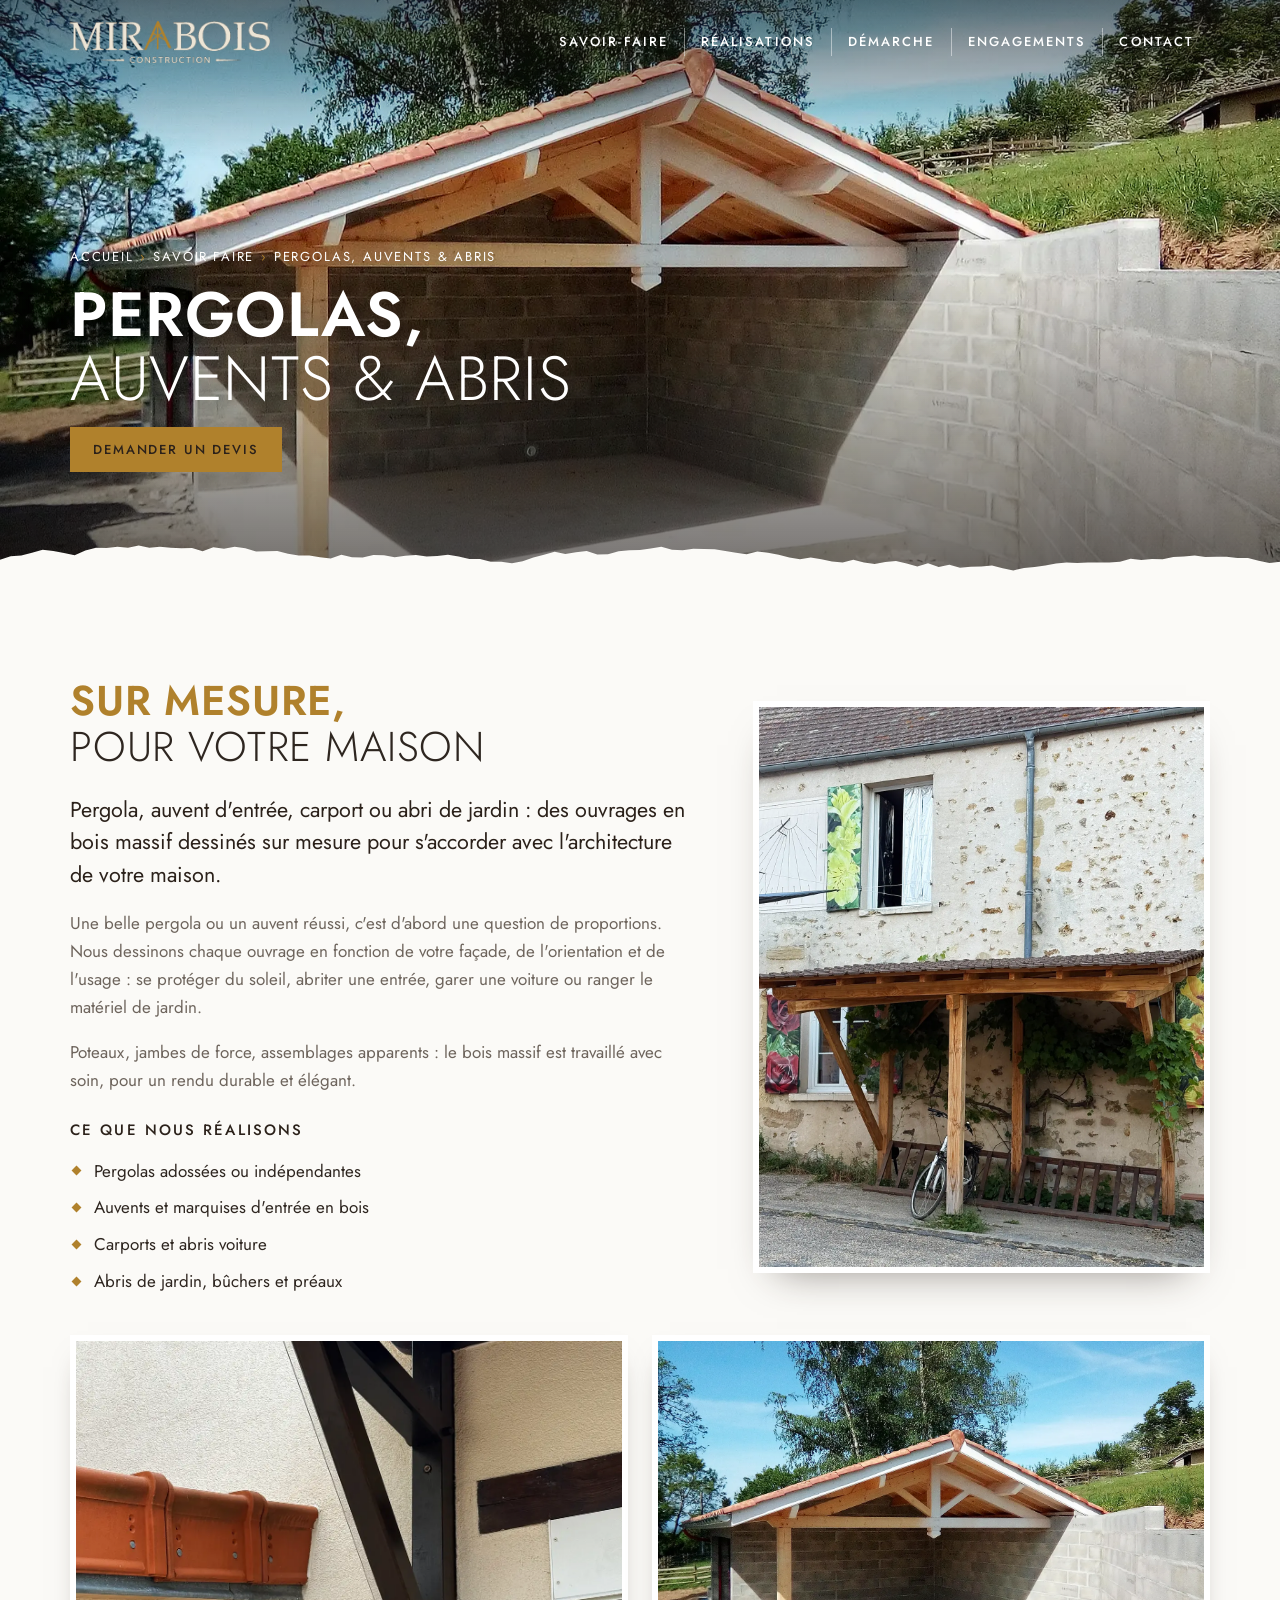
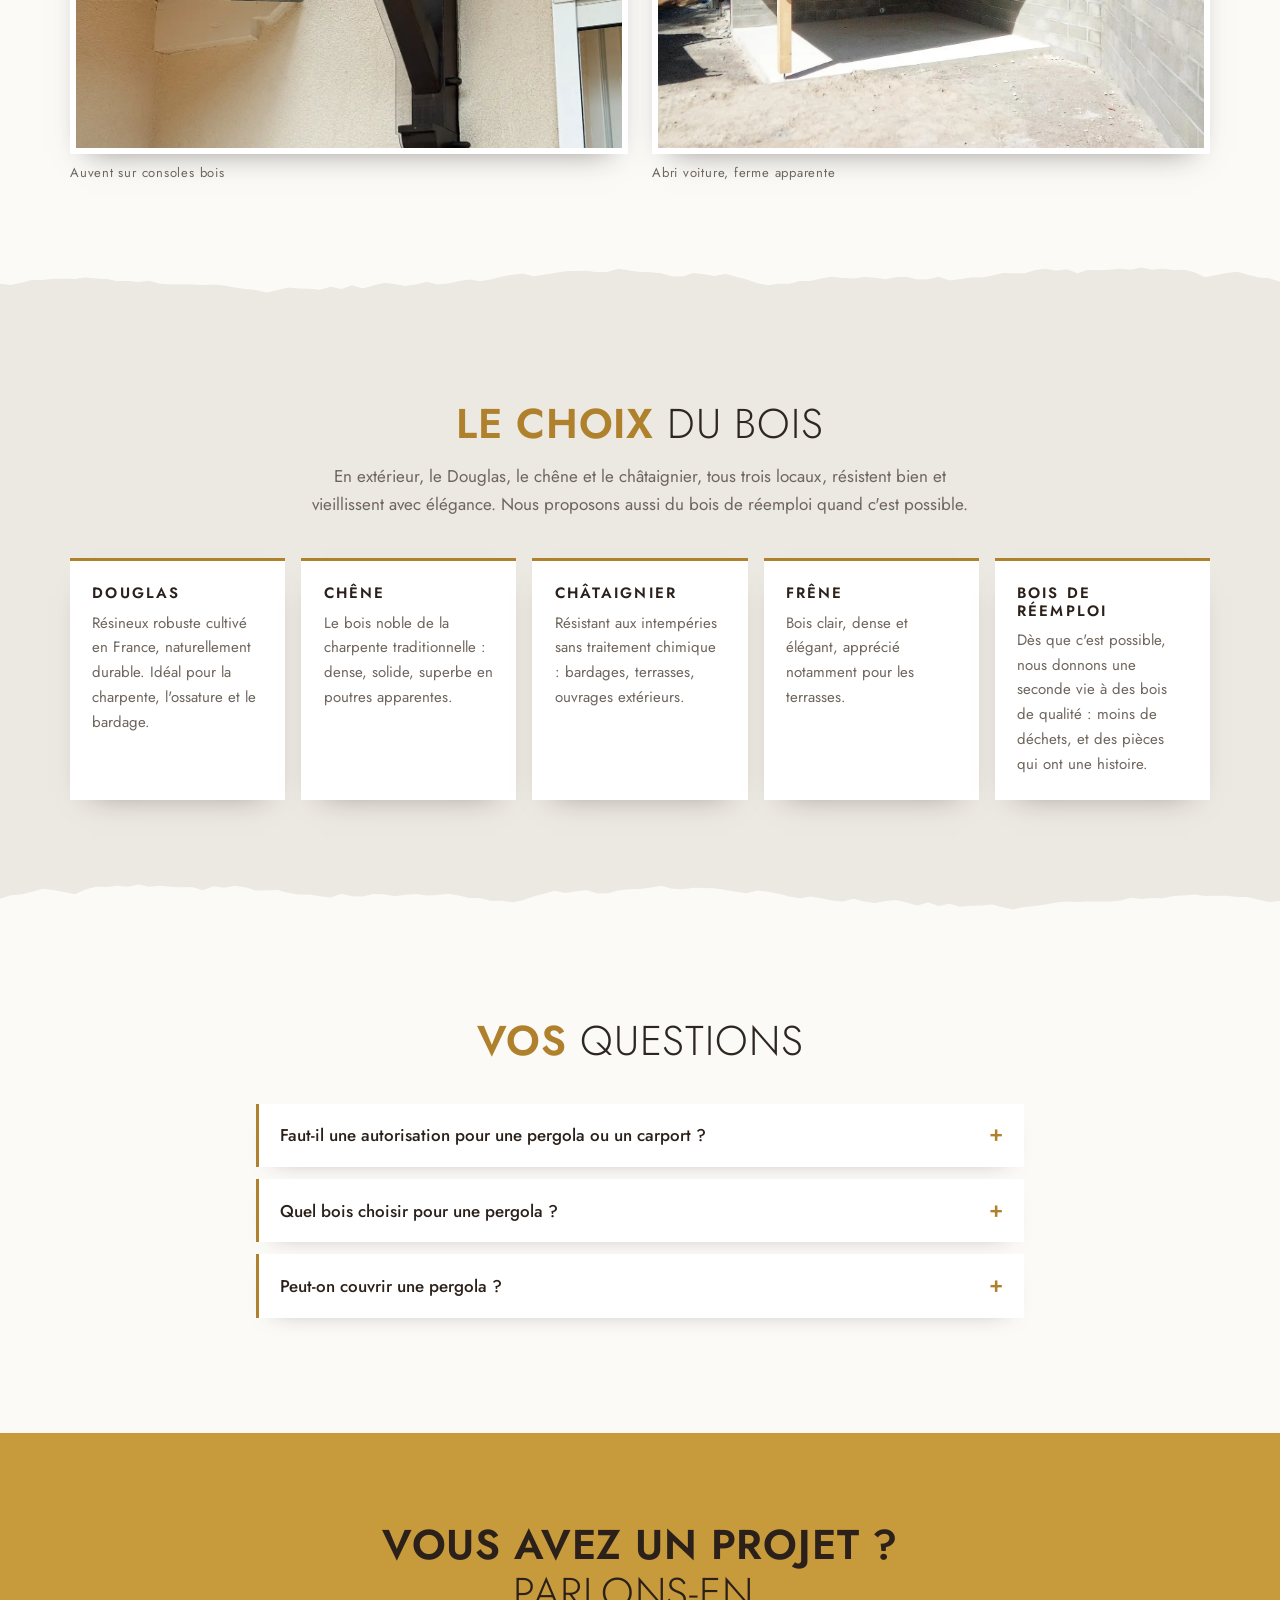
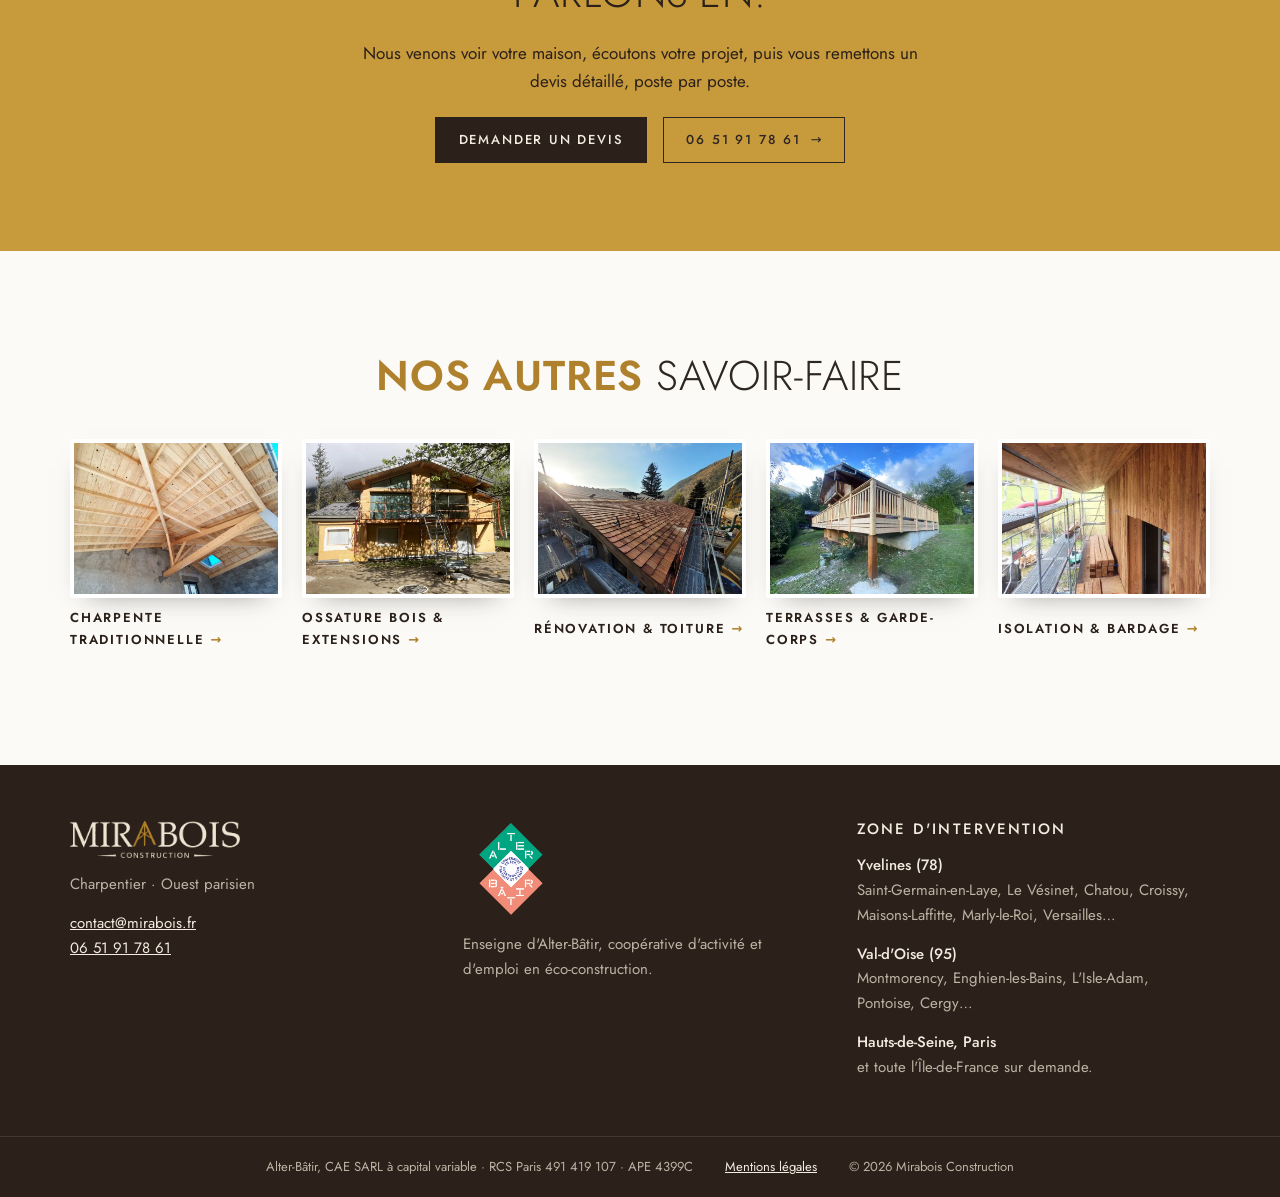
<file: pergolas-auvents-abris.html>
<!doctype html>
<html lang="fr">
<head>
<meta charset="utf-8">
<meta name="viewport" content="width=device-width, initial-scale=1, viewport-fit=cover">
<meta name="color-scheme" content="light">
<title>Pergola, auvent et carport en bois sur mesure · Yvelines, Val-d'Oise | Mirabois Construction</title>
<meta name="description" content="Pergolas, auvents d'entrée, carports et abris de jardin en bois massif local, dessinés sur mesure pour votre maison, dans les Yvelines, le Val-d'Oise et à Paris.">
<link rel="canonical" href="https://mirabois.fr/pergolas-auvents-abris.html">
<meta property="og:type" content="website">
<meta property="og:locale" content="fr_FR">
<meta property="og:url" content="https://mirabois.fr/pergolas-auvents-abris.html">
<meta property="og:site_name" content="Mirabois Construction">
<meta property="og:title" content="Pergola, auvent et carport en bois sur mesure · Yvelines, Val-d'Oise | Mirabois Construction">
<meta property="og:description" content="Pergolas, auvents d'entrée, carports et abris de jardin en bois massif local, dessinés sur mesure pour votre maison, dans les Yvelines, le Val-d'Oise et à Paris.">
<meta property="og:image" content="https://mirabois.fr/assets/img/abri-voiture.webp">
<script type="application/ld+json">
{
    "@context":  "https://schema.org",
    "@graph":  [
                   {
                       "@type":  "BreadcrumbList",
                       "itemListElement":  [
                                               {
                                                   "@type":  "ListItem",
                                                   "position":  1,
                                                   "name":  "Accueil",
                                                   "item":  "https://mirabois.fr/"
                                               },
                                               {
                                                   "@type":  "ListItem",
                                                   "position":  2,
                                                   "name":  "Pergolas, auvents \u0026 abris",
                                                   "item":  "https://mirabois.fr/pergolas-auvents-abris.html"
                                               }
                                           ]
                   },
                   {
                       "@type":  "Service",
                       "name":  "Pergolas, auvents \u0026 abris",
                       "serviceType":  "Pergolas, auvents \u0026 abris",
                       "url":  "https://mirabois.fr/pergolas-auvents-abris.html",
                       "description":  "Pergolas, auvents d\u0027entrée, carports et abris de jardin en bois massif local, dessinés sur mesure pour votre maison, dans les Yvelines, le Val-d\u0027Oise et à Paris.",
                       "areaServed":  [
                                          "Yvelines",
                                          "Val-d\u0027Oise",
                                          "Paris"
                                      ],
                       "provider":  {
                                        "@type":  "HomeAndConstructionBusiness",
                                        "name":  "Mirabois Construction",
                                        "url":  "https://mirabois.fr/",
                                        "telephone":  "+33651917861"
                                    }
                   },
                   {
                       "@type":  "FAQPage",
                       "mainEntity":  [
                                          {
                                              "@type":  "Question",
                                              "name":  "Faut-il une autorisation pour une pergola ou un carport ?",
                                              "acceptedAnswer":  {
                                                                     "@type":  "Answer",
                                                                     "text":  "Cela dépend de la surface, de la présence d\u0027une toiture et de votre commune : une déclaration préalable est souvent demandée, et les secteurs protégés ont leurs propres règles. Nous vous aidons à vérifier les démarches auprès de votre mairie."
                                                                 }
                                          },
                                          {
                                              "@type":  "Question",
                                              "name":  "Quel bois choisir pour une pergola ?",
                                              "acceptedAnswer":  {
                                                                     "@type":  "Answer",
                                                                     "text":  "Le Douglas, le chêne et le châtaignier sont des bois locaux qui résistent bien en extérieur. Le choix dépend de l\u0027aspect souhaité et de votre budget : nous vous conseillons lors de la visite."
                                                                 }
                                          },
                                          {
                                              "@type":  "Question",
                                              "name":  "Peut-on couvrir une pergola ?",
                                              "acceptedAnswer":  {
                                                                     "@type":  "Answer",
                                                                     "text":  "Oui. Une pergola peut rester ouverte ou être couverte, selon l\u0027usage que vous en ferez. La couverture se choisit en fonction de la maison et des règles d\u0027urbanisme de votre commune."
                                                                 }
                                          }
                                      ]
                   }
               ]
}
</script>
<link rel="icon" href="assets/img/favicon.svg" type="image/svg+xml">
<link rel="preconnect" href="https://fonts.googleapis.com">
<link rel="preconnect" href="https://fonts.gstatic.com" crossorigin>
<link rel="stylesheet" href="https://fonts.googleapis.com/css2?family=Jost:wght@300;400;500;600&display=swap">
<link rel="stylesheet" href="assets/css/style.css?v=20261125i">
</head>
<body>

<header class="entete" id="entete">
  <div class="conteneur">
    <a class="logo" href="index.html" aria-label="Mirabois Construction, retour à l'accueil">
      <img class="logo-clair" src="assets/img/logo-mirabois-clair.png" alt="Mirabois Construction" width="900" height="210">
      <img class="logo-fonce" src="assets/img/logo-mirabois.png" alt="" width="900" height="210">
    </a>
    <button class="burger" type="button" aria-controls="nav" aria-expanded="false" aria-label="Ouvrir le menu">
      <svg viewBox="0 0 24 24" fill="none" stroke="currentColor" stroke-width="1.6" stroke-linecap="round"><path d="M3 7h18M3 12h18M3 17h18"/></svg>
    </button>
    <nav class="nav" id="nav" data-ouvert="false" aria-label="Navigation principale">
      <ul>
        <li><a href="index.html#savoir-faire">Savoir-faire</a></li>
        <li><a href="index.html#realisations">Réalisations</a></li>
        <li><a href="index.html#demarche">Démarche</a></li>
        <li><a href="index.html#engagements">Engagements</a></li>
        <li><a href="index.html#contact">Contact</a></li>
      </ul>
    </nav>
  </div>
</header>

<main>

  <section class="hero hero-page" aria-labelledby="titre-page">
    <img class="hero-fond" data-parallaxe="0.3" src="assets/img/abri-voiture.webp" alt="Abri voiture en bois massif avec ferme apparente" width="1600" height="1133" fetchpriority="high" style="object-position: 50% 45%">
    <div class="conteneur hero-contenu">
      <nav class="ariane" aria-label="Fil d'Ariane">
        <ol>
          <li><a href="index.html">Accueil</a></li>
          <li><a href="index.html#savoir-faire">Savoir-faire</a></li>
          <li aria-current="page">Pergolas, auvents &amp; abris</li>
        </ol>
      </nav>
      <h1 class="hero-slogan" id="titre-page"><span>Pergolas,</span> <span>auvents &amp; abris</span></h1>
      <a class="bouton bouton-or" href="index.html#contact">Demander un devis</a>
    </div>
    <svg class="bord bord-papier" viewBox="0 0 1440 40" preserveAspectRatio="none" aria-hidden="true"><use href="assets/img/bord.svg#bord-trace"/></svg>
  </section>

  <section class="section section-papier" aria-labelledby="titre-intro">
    <div class="conteneur page-intro">
      <div class="page-texte">
        <h2 class="titre-duo" id="titre-intro"><span>Sur mesure,</span> pour votre maison</h2>
        <p class="chapo">Pergola, auvent d'entrée, carport ou abri de jardin : des ouvrages en bois massif dessinés sur mesure pour s'accorder avec l'architecture de votre maison.</p>
        <p>Une belle pergola ou un auvent réussi, c'est d'abord une question de proportions. Nous dessinons chaque ouvrage en fonction de votre façade, de l'orientation et de l'usage : se protéger du soleil, abriter une entrée, garer une voiture ou ranger le matériel de jardin.</p>
        <p>Poteaux, jambes de force, assemblages apparents : le bois massif est travaillé avec soin, pour un rendu durable et élégant.</p>
        <h3>Ce que nous réalisons</h3>
        <ul class="liste-or">
          <li>Pergolas adossées ou indépendantes</li>
          <li>Auvents et marquises d'entrée en bois</li>
          <li>Carports et abris voiture</li>
          <li>Abris de jardin, bûchers et préaux</li>
        </ul>
      </div>
      <div class="page-photo">
        <img src="assets/img/auvent-meuliere.webp" alt="Auvent en bois massif sur une façade en pierre meulière" width="1429" height="1600" loading="lazy" style="object-position: 50% 45%">
      </div>
    </div>
    <div class="conteneur">
      <div class="galerie">
        <figure><img src="assets/img/auvent-console.webp" alt="Auvent en bois porté par des consoles" width="1200" height="1600" loading="lazy" style="object-position: 50% 40%"><figcaption>Auvent sur consoles bois</figcaption></figure>
        <figure><img src="assets/img/abri-voiture.webp" alt="Abri voiture en bois massif avec ferme apparente" width="1600" height="1133" loading="lazy"><figcaption>Abri voiture, ferme apparente</figcaption></figure>
      </div>
    </div>
    <svg class="bord bord-pierre" viewBox="0 0 1440 40" preserveAspectRatio="none" aria-hidden="true"><use href="assets/img/bord.svg#bord-trace"/></svg>
  </section>

  <!-- Le choix du bois (commun à toutes les pages) -->
  <section class="section section-pierre" aria-labelledby="titre-bois">
    <div class="conteneur">
      <h2 class="titre-duo titre-centre" id="titre-bois"><span>Le choix</span> du bois</h2>
      <p class="intro-sombre">En extérieur, le Douglas, le chêne et le châtaignier, tous trois locaux, résistent bien et vieillissent avec élégance. Nous proposons aussi du bois de réemploi quand c'est possible.</p>
      <div class="bois-grille">
        <article class="bois-carte"><h3>Douglas</h3><p>Résineux robuste cultivé en France, naturellement durable. Idéal pour la charpente, l'ossature et le bardage.</p></article>
        <article class="bois-carte"><h3>Chêne</h3><p>Le bois noble de la charpente traditionnelle : dense, solide, superbe en poutres apparentes.</p></article>
        <article class="bois-carte"><h3>Châtaignier</h3><p>Résistant aux intempéries sans traitement chimique : bardages, terrasses, ouvrages extérieurs.</p></article>
        <article class="bois-carte"><h3>Frêne</h3><p>Bois clair, dense et élégant, apprécié notamment pour les terrasses.</p></article>
        <article class="bois-carte"><h3>Bois de réemploi</h3><p>Dès que c'est possible, nous donnons une seconde vie à des bois de qualité : moins de déchets, et des pièces qui ont une histoire.</p></article>
      </div>
    </div>
    <svg class="bord bord-papier" viewBox="0 0 1440 40" preserveAspectRatio="none" aria-hidden="true"><use href="assets/img/bord.svg#bord-trace"/></svg>
  </section>

  <!-- Questions fréquentes -->
  <section class="section section-papier" aria-labelledby="titre-faq">
    <div class="conteneur">
      <h2 class="titre-duo titre-centre" id="titre-faq"><span>Vos</span> questions</h2>
      <div class="faq">
        <details><summary>Faut-il une autorisation pour une pergola ou un carport ?</summary><p>Cela dépend de la surface, de la présence d'une toiture et de votre commune : une déclaration préalable est souvent demandée, et les secteurs protégés ont leurs propres règles. Nous vous aidons à vérifier les démarches auprès de votre mairie.</p></details>
        <details><summary>Quel bois choisir pour une pergola ?</summary><p>Le Douglas, le chêne et le châtaignier sont des bois locaux qui résistent bien en extérieur. Le choix dépend de l'aspect souhaité et de votre budget : nous vous conseillons lors de la visite.</p></details>
        <details><summary>Peut-on couvrir une pergola ?</summary><p>Oui. Une pergola peut rester ouverte ou être couverte, selon l'usage que vous en ferez. La couverture se choisit en fonction de la maison et des règles d'urbanisme de votre commune.</p></details>
      </div>
    </div>
  </section>

  <!-- Appel au contact -->
  <section class="section section-or" aria-labelledby="titre-appel">
    <div class="conteneur appel">
      <h2 class="titre-contact" id="titre-appel">Vous avez un projet ?<span>Parlons-en.</span></h2>
      <p>Nous venons voir votre maison, écoutons votre projet, puis vous remettons un devis détaillé, poste par poste.</p>
      <div class="appel-boutons">
        <a class="bouton bouton-fonce" href="index.html#contact">Demander un devis</a>
        <a class="bouton bouton-ligne" href="tel:+33651917861">06 51 91 78 61</a>
      </div>
    </div>
  </section>

  <!-- Autres savoir-faire -->
  <section class="section section-papier" aria-labelledby="titre-autres">
    <div class="conteneur">
      <h2 class="titre-duo titre-centre" id="titre-autres"><span>Nos autres</span> savoir-faire</h2>
      <div class="autres">
        <a href="charpente-traditionnelle.html"><img src="assets/img/charpente-apparente-s.webp" alt="" loading="lazy"><span>Charpente traditionnelle</span></a>
        <a href="ossature-bois-extension.html"><img src="assets/img/renovation-chalet-s.webp" alt="" loading="lazy"><span>Ossature bois &amp; extensions</span></a>
        <a href="renovation-charpente-toiture.html"><img src="assets/img/couverture-bardeaux-s.webp" alt="" loading="lazy"><span>Rénovation &amp; toiture</span></a>
        <a href="terrasses-garde-corps.html"><img src="assets/img/terrasse-chalet-s.webp" alt="" loading="lazy"><span>Terrasses &amp; garde-corps</span></a>
        <a href="isolation-bardage-bois.html"><img src="assets/img/bardage-bois-s.webp" alt="" loading="lazy"><span>Isolation &amp; bardage</span></a>
      </div>
    </div>
  </section>

</main>

<footer class="pied">
  <div class="conteneur pied-grille">
    <div class="pied-bloc">
      <img class="logo-pied" src="assets/img/logo-mirabois-clair.png" alt="Mirabois Construction" width="900" height="210" loading="lazy">
      <p>Charpentier · Ouest parisien</p>
      <p><a href="mailto:contact@mirabois.fr">contact@mirabois.fr</a><br><a href="tel:+33651917861">06 51 91 78 61</a></p>
    </div>
    <div class="pied-bloc">
      <img class="logo-coop-pied" src="assets/img/logo-alterbatir.png" alt="Alter-Bâtir" width="360" height="360" loading="lazy">
      <p>Enseigne d'Alter-Bâtir, coopérative d'activité et d'emploi en éco-construction.</p>
    </div>
    <div class="pied-bloc">
      <h2 class="pied-titre">Zone d'intervention</h2>
      <p><strong>Yvelines (78)</strong> Saint-Germain-en-Laye, Le Vésinet, Chatou, Croissy, Maisons-Laffitte, Marly-le-Roi, Versailles…</p>
      <p><strong>Val-d'Oise (95)</strong> Montmorency, Enghien-les-Bains, L'Isle-Adam, Pontoise, Cergy…</p>
      <p><strong>Hauts-de-Seine, Paris</strong> et toute l'Île-de-France sur demande.</p>
    </div>
  </div>
  <div class="pied-bas">
    <div class="conteneur"><span>Alter-Bâtir, CAE SARL à capital variable · RCS Paris 491 419 107 · APE 4399C</span><a href="mentions-legales.html">Mentions légales</a><span>© 2026 Mirabois Construction</span></div>
  </div>
</footer>

<a class="haut" href="#" aria-label="Revenir en haut de la page"><svg viewBox="0 0 24 24" aria-hidden="true"><path d="M12 19V5M5 12l7-7 7 7"/></svg></a>

<script src="assets/js/main.js?v=20261125i"></script>

</body>
</html>
</file>
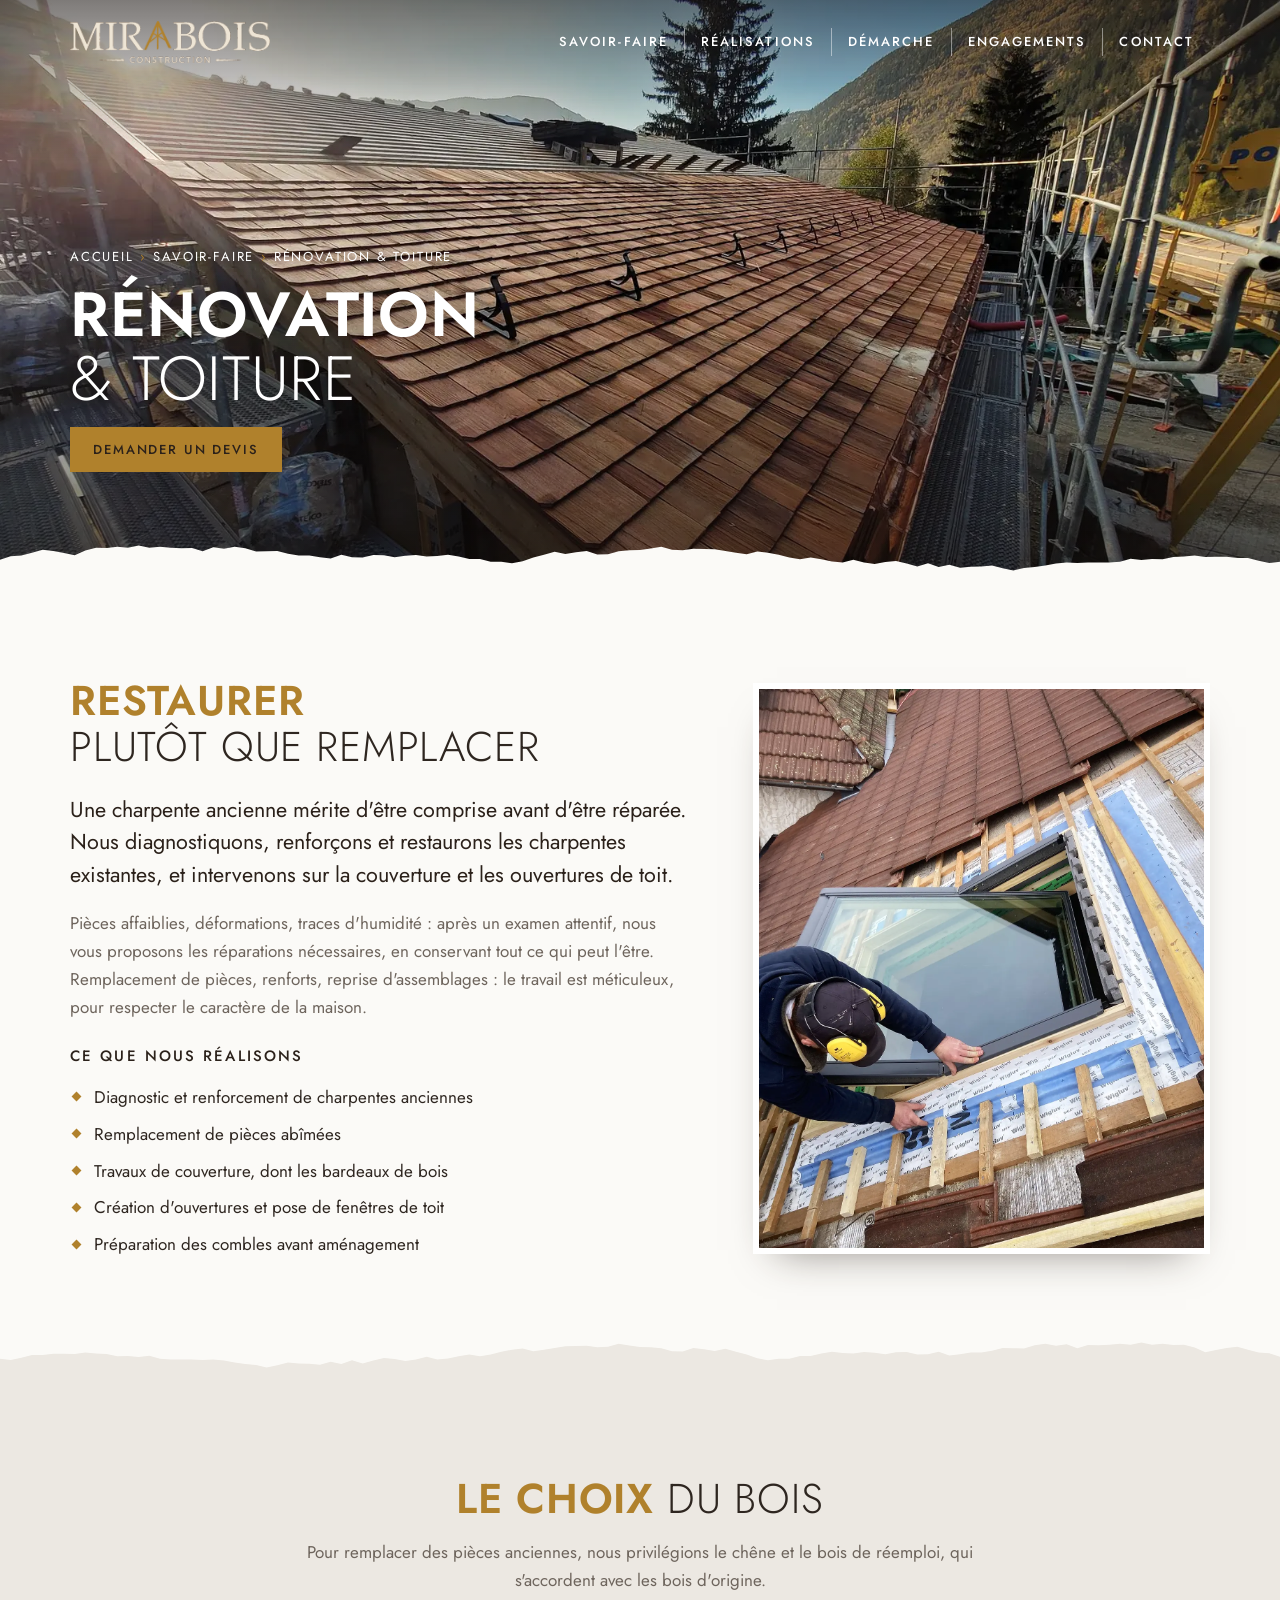
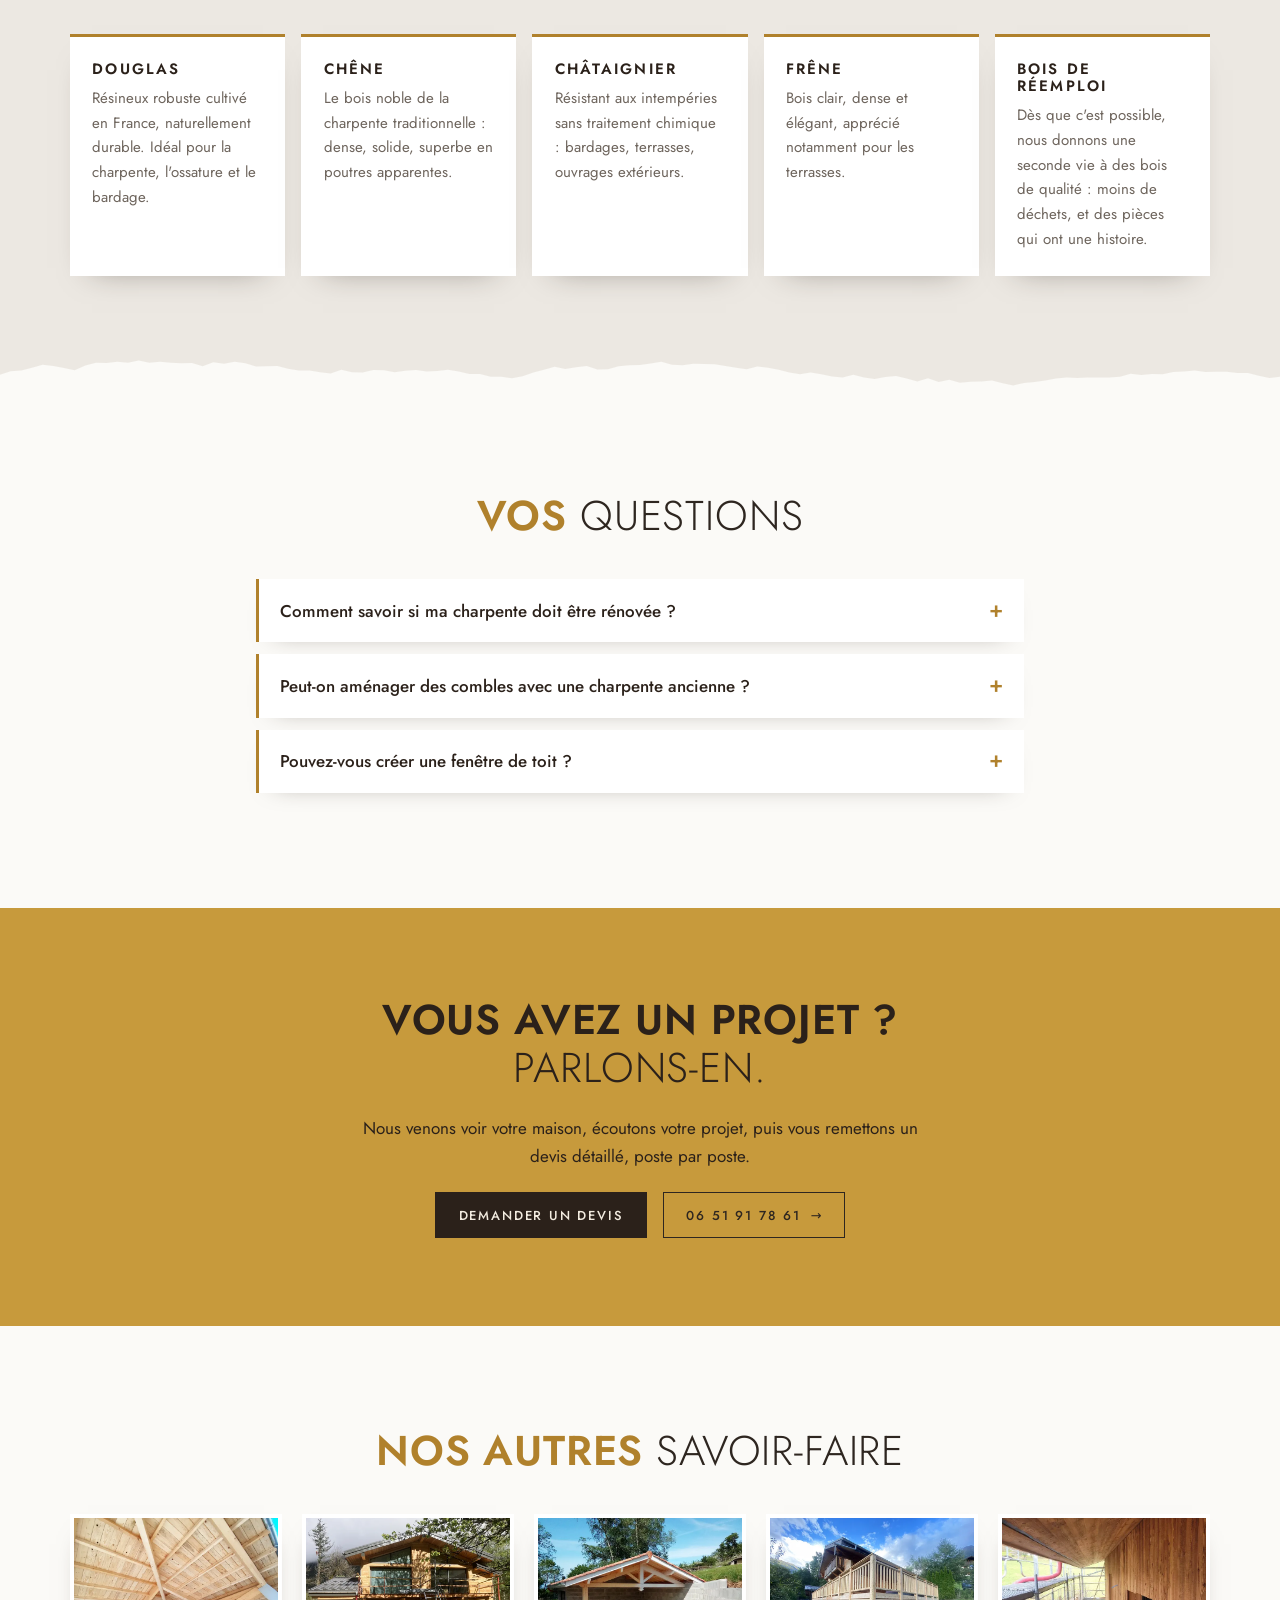
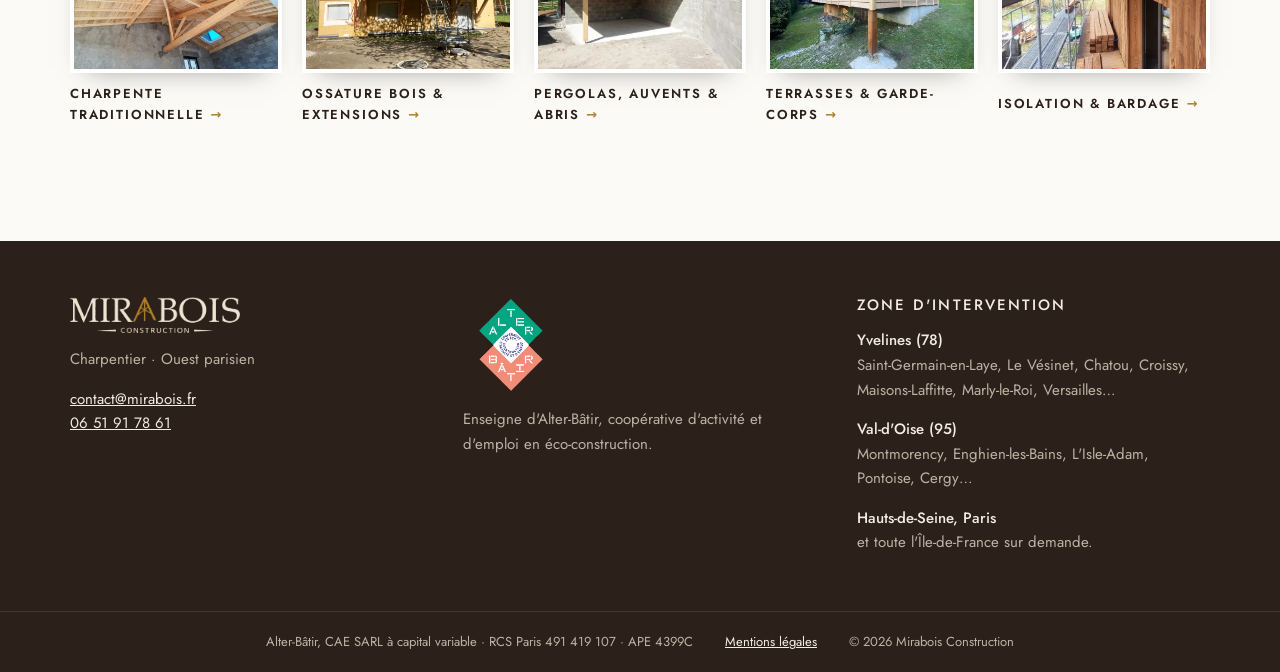
<file: renovation-charpente-toiture.html>
<!doctype html>
<html lang="fr">
<head>
<meta charset="utf-8">
<meta name="viewport" content="width=device-width, initial-scale=1, viewport-fit=cover">
<meta name="color-scheme" content="light">
<title>Rénovation de charpente et toiture · Yvelines, Val-d'Oise | Mirabois Construction</title>
<meta name="description" content="Diagnostic, renforcement et restauration de charpentes anciennes, travaux de couverture et pose de fenêtres de toit dans les Yvelines, le Val-d'Oise et à Paris.">
<link rel="canonical" href="https://mirabois.fr/renovation-charpente-toiture.html">
<meta property="og:type" content="website">
<meta property="og:locale" content="fr_FR">
<meta property="og:url" content="https://mirabois.fr/renovation-charpente-toiture.html">
<meta property="og:site_name" content="Mirabois Construction">
<meta property="og:title" content="Rénovation de charpente et toiture · Yvelines, Val-d'Oise | Mirabois Construction">
<meta property="og:description" content="Diagnostic, renforcement et restauration de charpentes anciennes, travaux de couverture et pose de fenêtres de toit dans les Yvelines, le Val-d'Oise et à Paris.">
<meta property="og:image" content="https://mirabois.fr/assets/img/couverture-bardeaux.webp">
<script type="application/ld+json">
{
    "@context":  "https://schema.org",
    "@graph":  [
                   {
                       "@type":  "BreadcrumbList",
                       "itemListElement":  [
                                               {
                                                   "@type":  "ListItem",
                                                   "position":  1,
                                                   "name":  "Accueil",
                                                   "item":  "https://mirabois.fr/"
                                               },
                                               {
                                                   "@type":  "ListItem",
                                                   "position":  2,
                                                   "name":  "Rénovation \u0026 toiture",
                                                   "item":  "https://mirabois.fr/renovation-charpente-toiture.html"
                                               }
                                           ]
                   },
                   {
                       "@type":  "Service",
                       "name":  "Rénovation \u0026 toiture",
                       "serviceType":  "Rénovation \u0026 toiture",
                       "url":  "https://mirabois.fr/renovation-charpente-toiture.html",
                       "description":  "Diagnostic, renforcement et restauration de charpentes anciennes, travaux de couverture et pose de fenêtres de toit dans les Yvelines, le Val-d\u0027Oise et à Paris.",
                       "areaServed":  [
                                          "Yvelines",
                                          "Val-d\u0027Oise",
                                          "Paris"
                                      ],
                       "provider":  {
                                        "@type":  "HomeAndConstructionBusiness",
                                        "name":  "Mirabois Construction",
                                        "url":  "https://mirabois.fr/",
                                        "telephone":  "+33651917861"
                                    }
                   },
                   {
                       "@type":  "FAQPage",
                       "mainEntity":  [
                                          {
                                              "@type":  "Question",
                                              "name":  "Comment savoir si ma charpente doit être rénovée ?",
                                              "acceptedAnswer":  {
                                                                     "@type":  "Answer",
                                                                     "text":  "Certains signes doivent alerter : une toiture qui se déforme, des traces d\u0027humidité, des pièces fendues, de la sciure ou de petits trous dans le bois. Nous venons examiner votre charpente et vous disons franchement ce qui doit être fait, ou non."
                                                                 }
                                          },
                                          {
                                              "@type":  "Question",
                                              "name":  "Peut-on aménager des combles avec une charpente ancienne ?",
                                              "acceptedAnswer":  {
                                                                     "@type":  "Answer",
                                                                     "text":  "Souvent, oui. Une charpente traditionnelle laisse de l\u0027espace sous la toiture ; il faut parfois la renforcer ou modifier certaines pièces. Nous étudions la faisabilité avec vous."
                                                                 }
                                          },
                                          {
                                              "@type":  "Question",
                                              "name":  "Pouvez-vous créer une fenêtre de toit ?",
                                              "acceptedAnswer":  {
                                                                     "@type":  "Answer",
                                                                     "text":  "Oui : création de l\u0027ouverture dans la charpente avec son renfort (le chevêtre), pose de la fenêtre et raccord avec la couverture."
                                                                 }
                                          }
                                      ]
                   }
               ]
}
</script>
<link rel="icon" href="assets/img/favicon.svg" type="image/svg+xml">
<link rel="preconnect" href="https://fonts.googleapis.com">
<link rel="preconnect" href="https://fonts.gstatic.com" crossorigin>
<link rel="stylesheet" href="https://fonts.googleapis.com/css2?family=Jost:wght@300;400;500;600&display=swap">
<link rel="stylesheet" href="assets/css/style.css?v=20261125i">
</head>
<body>

<header class="entete" id="entete">
  <div class="conteneur">
    <a class="logo" href="index.html" aria-label="Mirabois Construction, retour à l'accueil">
      <img class="logo-clair" src="assets/img/logo-mirabois-clair.png" alt="Mirabois Construction" width="900" height="210">
      <img class="logo-fonce" src="assets/img/logo-mirabois.png" alt="" width="900" height="210">
    </a>
    <button class="burger" type="button" aria-controls="nav" aria-expanded="false" aria-label="Ouvrir le menu">
      <svg viewBox="0 0 24 24" fill="none" stroke="currentColor" stroke-width="1.6" stroke-linecap="round"><path d="M3 7h18M3 12h18M3 17h18"/></svg>
    </button>
    <nav class="nav" id="nav" data-ouvert="false" aria-label="Navigation principale">
      <ul>
        <li><a href="index.html#savoir-faire">Savoir-faire</a></li>
        <li><a href="index.html#realisations">Réalisations</a></li>
        <li><a href="index.html#demarche">Démarche</a></li>
        <li><a href="index.html#engagements">Engagements</a></li>
        <li><a href="index.html#contact">Contact</a></li>
      </ul>
    </nav>
  </div>
</header>

<main>

  <section class="hero hero-page" aria-labelledby="titre-page">
    <img class="hero-fond" data-parallaxe="0.3" src="assets/img/couverture-bardeaux.webp" alt="Couverture en bardeaux de bois en cours de rénovation" width="1600" height="1200" fetchpriority="high" style="object-position: 50% 50%">
    <div class="conteneur hero-contenu">
      <nav class="ariane" aria-label="Fil d'Ariane">
        <ol>
          <li><a href="index.html">Accueil</a></li>
          <li><a href="index.html#savoir-faire">Savoir-faire</a></li>
          <li aria-current="page">Rénovation &amp; toiture</li>
        </ol>
      </nav>
      <h1 class="hero-slogan" id="titre-page"><span>Rénovation</span> <span>&amp; toiture</span></h1>
      <a class="bouton bouton-or" href="index.html#contact">Demander un devis</a>
    </div>
    <svg class="bord bord-papier" viewBox="0 0 1440 40" preserveAspectRatio="none" aria-hidden="true"><use href="assets/img/bord.svg#bord-trace"/></svg>
  </section>

  <section class="section section-papier" aria-labelledby="titre-intro">
    <div class="conteneur page-intro">
      <div class="page-texte">
        <h2 class="titre-duo" id="titre-intro"><span>Restaurer</span> plutôt que remplacer</h2>
        <p class="chapo">Une charpente ancienne mérite d'être comprise avant d'être réparée. Nous diagnostiquons, renforçons et restaurons les charpentes existantes, et intervenons sur la couverture et les ouvertures de toit.</p>
        <p>Pièces affaiblies, déformations, traces d'humidité : après un examen attentif, nous vous proposons les réparations nécessaires, en conservant tout ce qui peut l'être. Remplacement de pièces, renforts, reprise d'assemblages : le travail est méticuleux, pour respecter le caractère de la maison.</p>
        <h3>Ce que nous réalisons</h3>
        <ul class="liste-or">
          <li>Diagnostic et renforcement de charpentes anciennes</li>
          <li>Remplacement de pièces abîmées</li>
          <li>Travaux de couverture, dont les bardeaux de bois</li>
          <li>Création d'ouvertures et pose de fenêtres de toit</li>
          <li>Préparation des combles avant aménagement</li>
        </ul>
      </div>
      <div class="page-photo">
        <img src="assets/img/pose-fenetre-toit.webp" alt="Pose d'une fenêtre de toit dans une couverture en rénovation" width="1307" height="1600" loading="lazy" style="object-position: 50% 60%">
      </div>
    </div>
    <svg class="bord bord-pierre" viewBox="0 0 1440 40" preserveAspectRatio="none" aria-hidden="true"><use href="assets/img/bord.svg#bord-trace"/></svg>
  </section>

  <!-- Le choix du bois (commun à toutes les pages) -->
  <section class="section section-pierre" aria-labelledby="titre-bois">
    <div class="conteneur">
      <h2 class="titre-duo titre-centre" id="titre-bois"><span>Le choix</span> du bois</h2>
      <p class="intro-sombre">Pour remplacer des pièces anciennes, nous privilégions le chêne et le bois de réemploi, qui s'accordent avec les bois d'origine.</p>
      <div class="bois-grille">
        <article class="bois-carte"><h3>Douglas</h3><p>Résineux robuste cultivé en France, naturellement durable. Idéal pour la charpente, l'ossature et le bardage.</p></article>
        <article class="bois-carte"><h3>Chêne</h3><p>Le bois noble de la charpente traditionnelle : dense, solide, superbe en poutres apparentes.</p></article>
        <article class="bois-carte"><h3>Châtaignier</h3><p>Résistant aux intempéries sans traitement chimique : bardages, terrasses, ouvrages extérieurs.</p></article>
        <article class="bois-carte"><h3>Frêne</h3><p>Bois clair, dense et élégant, apprécié notamment pour les terrasses.</p></article>
        <article class="bois-carte"><h3>Bois de réemploi</h3><p>Dès que c'est possible, nous donnons une seconde vie à des bois de qualité : moins de déchets, et des pièces qui ont une histoire.</p></article>
      </div>
    </div>
    <svg class="bord bord-papier" viewBox="0 0 1440 40" preserveAspectRatio="none" aria-hidden="true"><use href="assets/img/bord.svg#bord-trace"/></svg>
  </section>

  <!-- Questions fréquentes -->
  <section class="section section-papier" aria-labelledby="titre-faq">
    <div class="conteneur">
      <h2 class="titre-duo titre-centre" id="titre-faq"><span>Vos</span> questions</h2>
      <div class="faq">
        <details><summary>Comment savoir si ma charpente doit être rénovée ?</summary><p>Certains signes doivent alerter : une toiture qui se déforme, des traces d'humidité, des pièces fendues, de la sciure ou de petits trous dans le bois. Nous venons examiner votre charpente et vous disons franchement ce qui doit être fait, ou non.</p></details>
        <details><summary>Peut-on aménager des combles avec une charpente ancienne ?</summary><p>Souvent, oui. Une charpente traditionnelle laisse de l'espace sous la toiture ; il faut parfois la renforcer ou modifier certaines pièces. Nous étudions la faisabilité avec vous.</p></details>
        <details><summary>Pouvez-vous créer une fenêtre de toit ?</summary><p>Oui : création de l'ouverture dans la charpente avec son renfort (le chevêtre), pose de la fenêtre et raccord avec la couverture.</p></details>
      </div>
    </div>
  </section>

  <!-- Appel au contact -->
  <section class="section section-or" aria-labelledby="titre-appel">
    <div class="conteneur appel">
      <h2 class="titre-contact" id="titre-appel">Vous avez un projet ?<span>Parlons-en.</span></h2>
      <p>Nous venons voir votre maison, écoutons votre projet, puis vous remettons un devis détaillé, poste par poste.</p>
      <div class="appel-boutons">
        <a class="bouton bouton-fonce" href="index.html#contact">Demander un devis</a>
        <a class="bouton bouton-ligne" href="tel:+33651917861">06 51 91 78 61</a>
      </div>
    </div>
  </section>

  <!-- Autres savoir-faire -->
  <section class="section section-papier" aria-labelledby="titre-autres">
    <div class="conteneur">
      <h2 class="titre-duo titre-centre" id="titre-autres"><span>Nos autres</span> savoir-faire</h2>
      <div class="autres">
        <a href="charpente-traditionnelle.html"><img src="assets/img/charpente-apparente-s.webp" alt="" loading="lazy"><span>Charpente traditionnelle</span></a>
        <a href="ossature-bois-extension.html"><img src="assets/img/renovation-chalet-s.webp" alt="" loading="lazy"><span>Ossature bois &amp; extensions</span></a>
        <a href="pergolas-auvents-abris.html"><img src="assets/img/abri-voiture-s.webp" alt="" loading="lazy"><span>Pergolas, auvents &amp; abris</span></a>
        <a href="terrasses-garde-corps.html"><img src="assets/img/terrasse-chalet-s.webp" alt="" loading="lazy"><span>Terrasses &amp; garde-corps</span></a>
        <a href="isolation-bardage-bois.html"><img src="assets/img/bardage-bois-s.webp" alt="" loading="lazy"><span>Isolation &amp; bardage</span></a>
      </div>
    </div>
  </section>

</main>

<footer class="pied">
  <div class="conteneur pied-grille">
    <div class="pied-bloc">
      <img class="logo-pied" src="assets/img/logo-mirabois-clair.png" alt="Mirabois Construction" width="900" height="210" loading="lazy">
      <p>Charpentier · Ouest parisien</p>
      <p><a href="mailto:contact@mirabois.fr">contact@mirabois.fr</a><br><a href="tel:+33651917861">06 51 91 78 61</a></p>
    </div>
    <div class="pied-bloc">
      <img class="logo-coop-pied" src="assets/img/logo-alterbatir.png" alt="Alter-Bâtir" width="360" height="360" loading="lazy">
      <p>Enseigne d'Alter-Bâtir, coopérative d'activité et d'emploi en éco-construction.</p>
    </div>
    <div class="pied-bloc">
      <h2 class="pied-titre">Zone d'intervention</h2>
      <p><strong>Yvelines (78)</strong> Saint-Germain-en-Laye, Le Vésinet, Chatou, Croissy, Maisons-Laffitte, Marly-le-Roi, Versailles…</p>
      <p><strong>Val-d'Oise (95)</strong> Montmorency, Enghien-les-Bains, L'Isle-Adam, Pontoise, Cergy…</p>
      <p><strong>Hauts-de-Seine, Paris</strong> et toute l'Île-de-France sur demande.</p>
    </div>
  </div>
  <div class="pied-bas">
    <div class="conteneur"><span>Alter-Bâtir, CAE SARL à capital variable · RCS Paris 491 419 107 · APE 4399C</span><a href="mentions-legales.html">Mentions légales</a><span>© 2026 Mirabois Construction</span></div>
  </div>
</footer>

<a class="haut" href="#" aria-label="Revenir en haut de la page"><svg viewBox="0 0 24 24" aria-hidden="true"><path d="M12 19V5M5 12l7-7 7 7"/></svg></a>

<script src="assets/js/main.js?v=20261125i"></script>

</body>
</html>
</file>
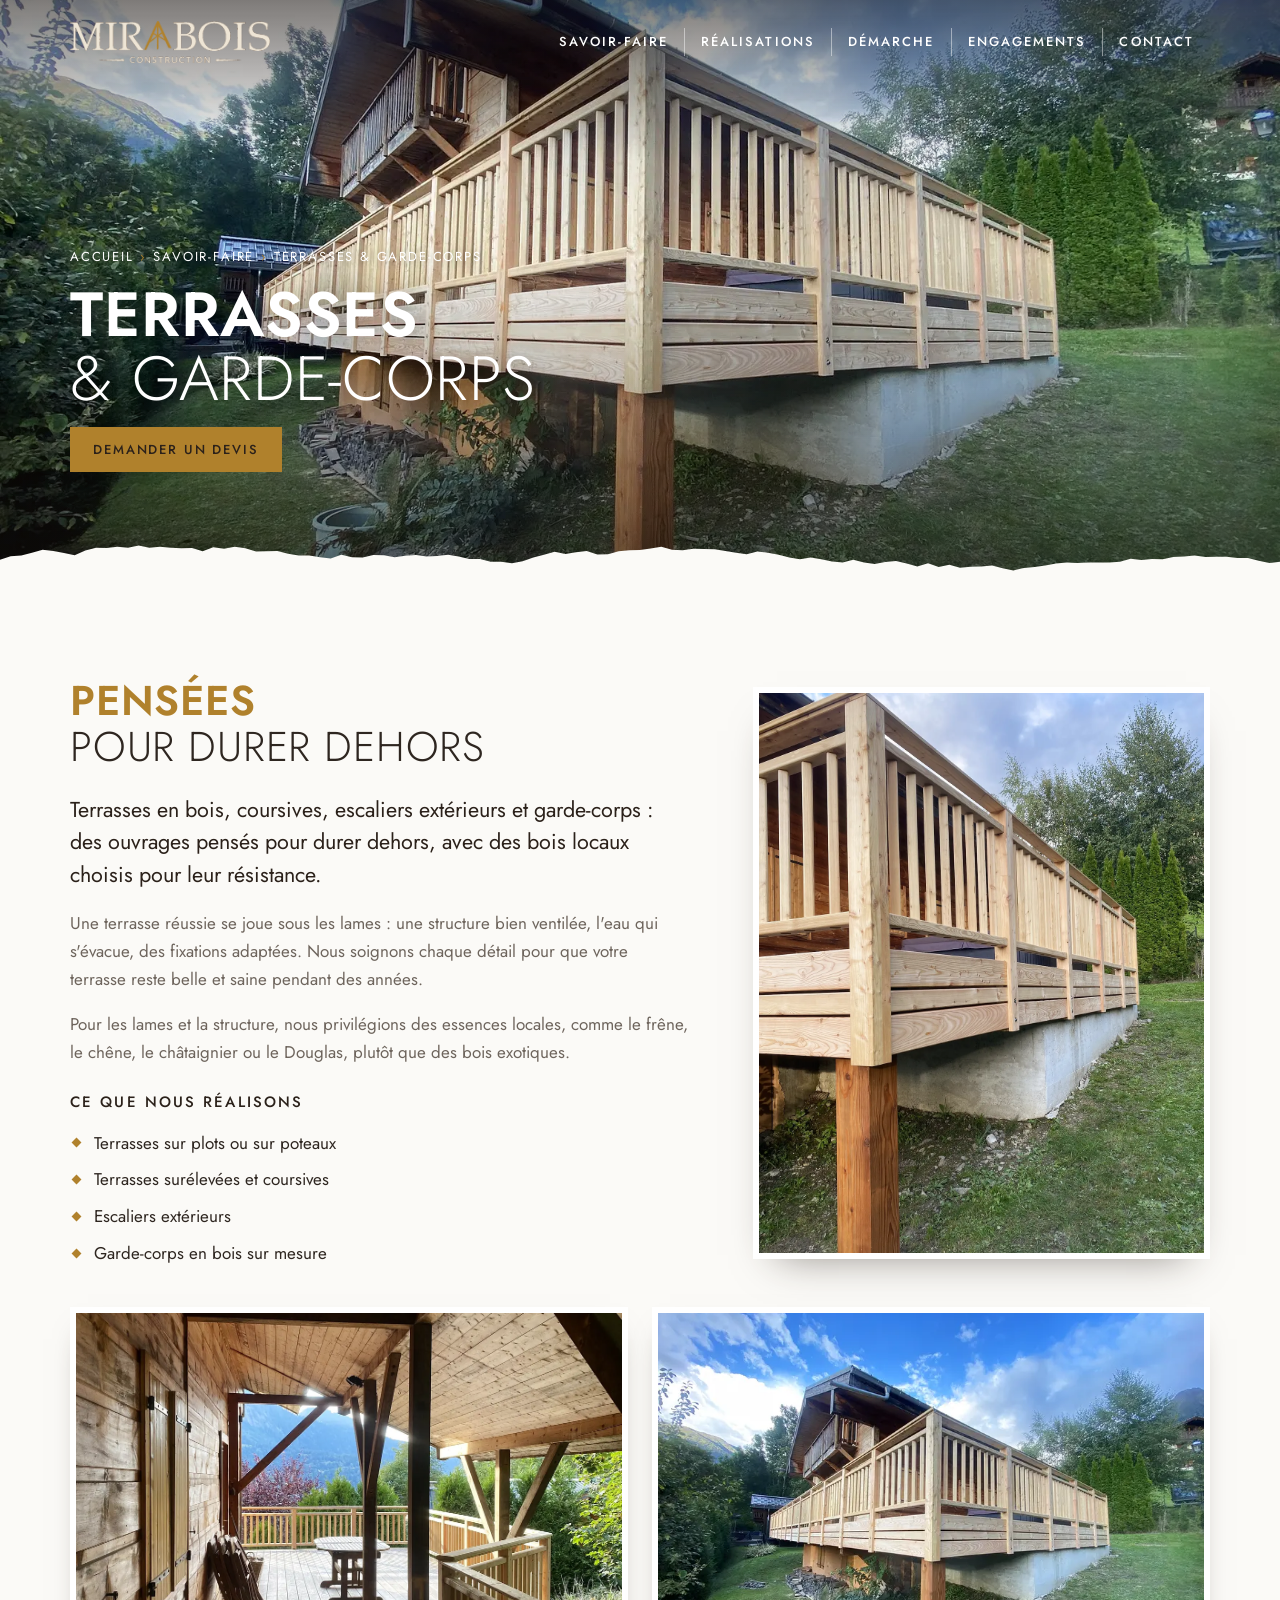
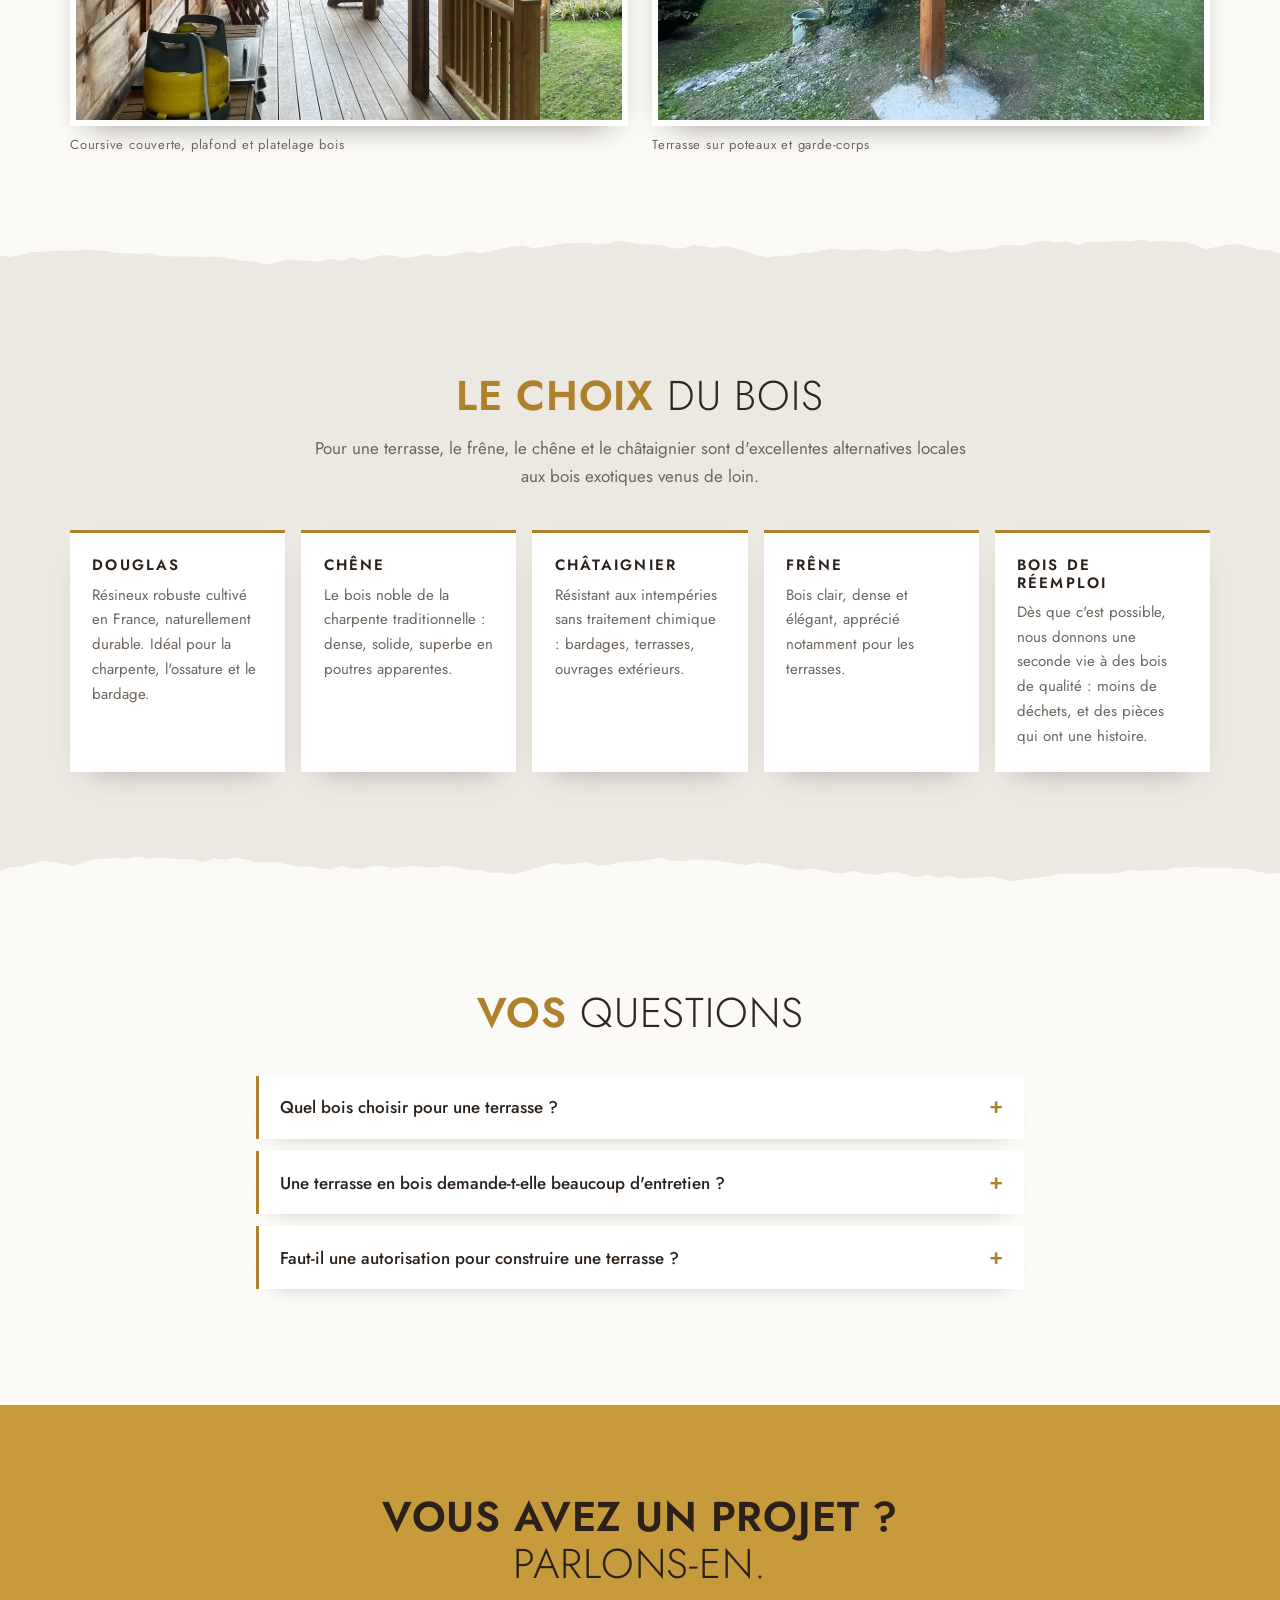
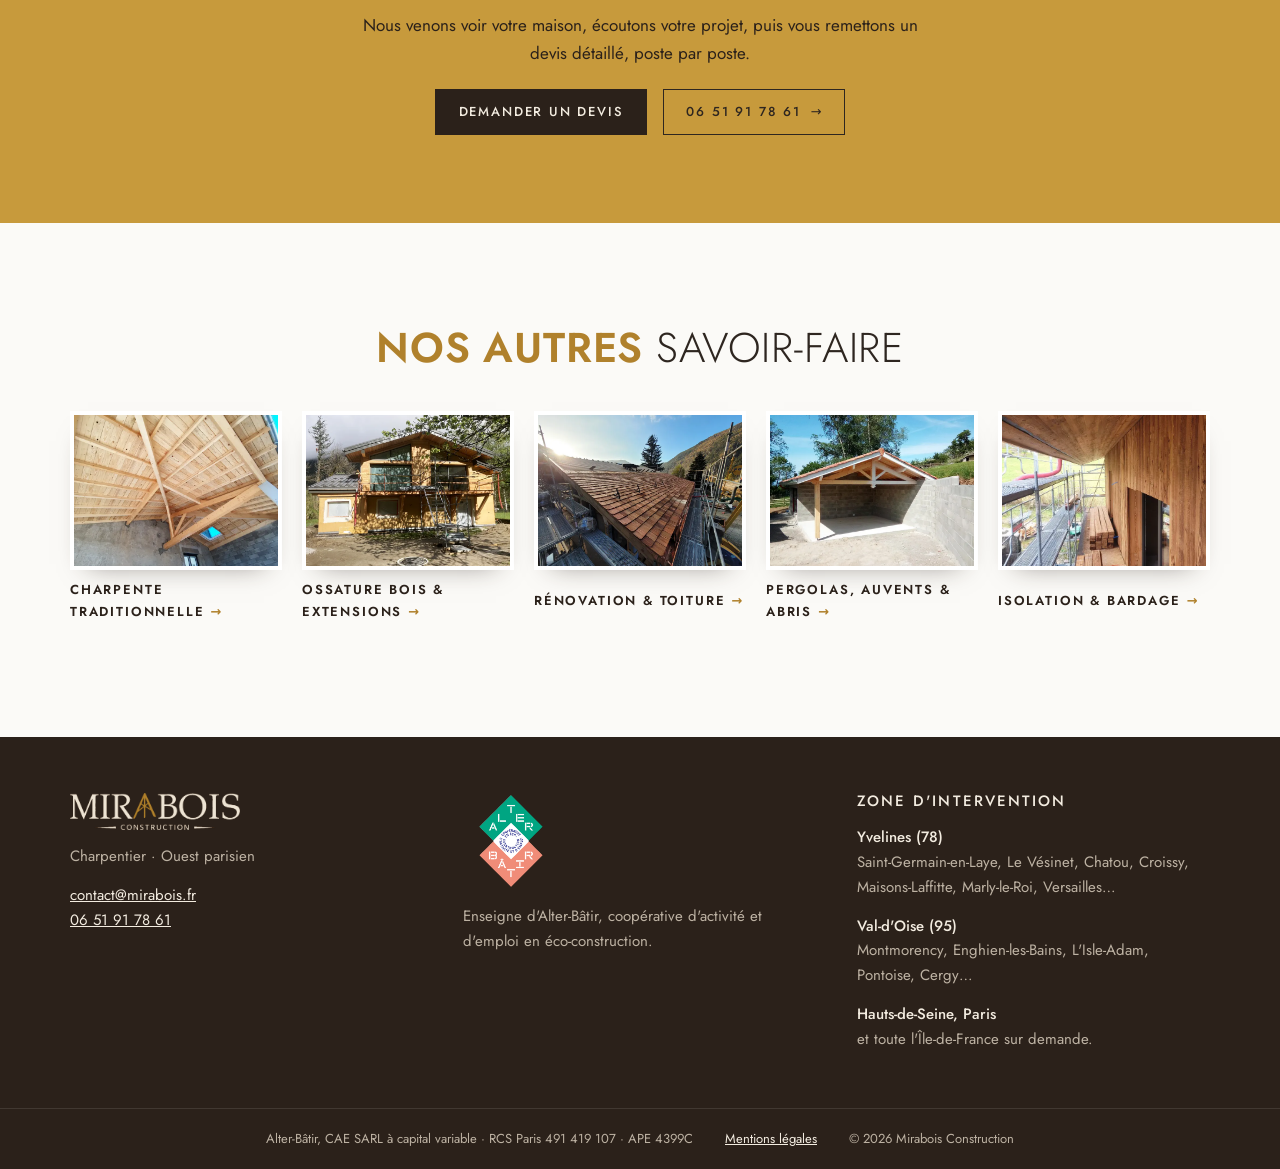
<file: terrasses-garde-corps.html>
<!doctype html>
<html lang="fr">
<head>
<meta charset="utf-8">
<meta name="viewport" content="width=device-width, initial-scale=1, viewport-fit=cover">
<meta name="color-scheme" content="light">
<title>Terrasse bois et garde-corps en bois local · Yvelines, Val-d'Oise | Mirabois Construction</title>
<meta name="description" content="Terrasses en bois local (frêne, chêne, châtaignier, Douglas), coursives, escaliers extérieurs et garde-corps sur mesure dans les Yvelines, le Val-d'Oise et à Paris.">
<link rel="canonical" href="https://mirabois.fr/terrasses-garde-corps.html">
<meta property="og:type" content="website">
<meta property="og:locale" content="fr_FR">
<meta property="og:url" content="https://mirabois.fr/terrasses-garde-corps.html">
<meta property="og:site_name" content="Mirabois Construction">
<meta property="og:title" content="Terrasse bois et garde-corps en bois local · Yvelines, Val-d'Oise | Mirabois Construction">
<meta property="og:description" content="Terrasses en bois local (frêne, chêne, châtaignier, Douglas), coursives, escaliers extérieurs et garde-corps sur mesure dans les Yvelines, le Val-d'Oise et à Paris.">
<meta property="og:image" content="https://mirabois.fr/assets/img/terrasse-chalet.webp">
<script type="application/ld+json">
{
    "@context":  "https://schema.org",
    "@graph":  [
                   {
                       "@type":  "BreadcrumbList",
                       "itemListElement":  [
                                               {
                                                   "@type":  "ListItem",
                                                   "position":  1,
                                                   "name":  "Accueil",
                                                   "item":  "https://mirabois.fr/"
                                               },
                                               {
                                                   "@type":  "ListItem",
                                                   "position":  2,
                                                   "name":  "Terrasses \u0026 garde-corps",
                                                   "item":  "https://mirabois.fr/terrasses-garde-corps.html"
                                               }
                                           ]
                   },
                   {
                       "@type":  "Service",
                       "name":  "Terrasses \u0026 garde-corps",
                       "serviceType":  "Terrasses \u0026 garde-corps",
                       "url":  "https://mirabois.fr/terrasses-garde-corps.html",
                       "description":  "Terrasses en bois local (frêne, chêne, châtaignier, Douglas), coursives, escaliers extérieurs et garde-corps sur mesure dans les Yvelines, le Val-d\u0027Oise et à Paris.",
                       "areaServed":  [
                                          "Yvelines",
                                          "Val-d\u0027Oise",
                                          "Paris"
                                      ],
                       "provider":  {
                                        "@type":  "HomeAndConstructionBusiness",
                                        "name":  "Mirabois Construction",
                                        "url":  "https://mirabois.fr/",
                                        "telephone":  "+33651917861"
                                    }
                   },
                   {
                       "@type":  "FAQPage",
                       "mainEntity":  [
                                          {
                                              "@type":  "Question",
                                              "name":  "Quel bois choisir pour une terrasse ?",
                                              "acceptedAnswer":  {
                                                                     "@type":  "Answer",
                                                                     "text":  "Le frêne, le chêne et le châtaignier sont d\u0027excellentes alternatives locales aux bois exotiques. Chaque essence a son aspect et son prix : nous vous les présentons lors de la visite."
                                                                 }
                                          },
                                          {
                                              "@type":  "Question",
                                              "name":  "Une terrasse en bois demande-t-elle beaucoup d\u0027entretien ?",
                                              "acceptedAnswer":  {
                                                                     "@type":  "Answer",
                                                                     "text":  "Un nettoyage par an suffit. Sans traitement, le bois prend en vieillissant une teinte grise argentée ; si vous préférez garder sa couleur d\u0027origine, une huile peut être appliquée régulièrement."
                                                                 }
                                          },
                                          {
                                              "@type":  "Question",
                                              "name":  "Faut-il une autorisation pour construire une terrasse ?",
                                              "acceptedAnswer":  {
                                                                     "@type":  "Answer",
                                                                     "text":  "Une terrasse de plain-pied n\u0027en demande généralement pas. Une terrasse surélevée peut nécessiter une déclaration préalable selon sa hauteur et sa surface : nous vous aidons à vérifier auprès de votre mairie."
                                                                 }
                                          }
                                      ]
                   }
               ]
}
</script>
<link rel="icon" href="assets/img/favicon.svg" type="image/svg+xml">
<link rel="preconnect" href="https://fonts.googleapis.com">
<link rel="preconnect" href="https://fonts.gstatic.com" crossorigin>
<link rel="stylesheet" href="https://fonts.googleapis.com/css2?family=Jost:wght@300;400;500;600&display=swap">
<link rel="stylesheet" href="assets/css/style.css?v=20261125i">
</head>
<body>

<header class="entete" id="entete">
  <div class="conteneur">
    <a class="logo" href="index.html" aria-label="Mirabois Construction, retour à l'accueil">
      <img class="logo-clair" src="assets/img/logo-mirabois-clair.png" alt="Mirabois Construction" width="900" height="210">
      <img class="logo-fonce" src="assets/img/logo-mirabois.png" alt="" width="900" height="210">
    </a>
    <button class="burger" type="button" aria-controls="nav" aria-expanded="false" aria-label="Ouvrir le menu">
      <svg viewBox="0 0 24 24" fill="none" stroke="currentColor" stroke-width="1.6" stroke-linecap="round"><path d="M3 7h18M3 12h18M3 17h18"/></svg>
    </button>
    <nav class="nav" id="nav" data-ouvert="false" aria-label="Navigation principale">
      <ul>
        <li><a href="index.html#savoir-faire">Savoir-faire</a></li>
        <li><a href="index.html#realisations">Réalisations</a></li>
        <li><a href="index.html#demarche">Démarche</a></li>
        <li><a href="index.html#engagements">Engagements</a></li>
        <li><a href="index.html#contact">Contact</a></li>
      </ul>
    </nav>
  </div>
</header>

<main>

  <section class="hero hero-page" aria-labelledby="titre-page">
    <img class="hero-fond" data-parallaxe="0.3" src="assets/img/terrasse-chalet.webp" alt="Grande terrasse en bois sur poteaux avec garde-corps" width="1600" height="1200" fetchpriority="high" style="object-position: 50% 50%">
    <div class="conteneur hero-contenu">
      <nav class="ariane" aria-label="Fil d'Ariane">
        <ol>
          <li><a href="index.html">Accueil</a></li>
          <li><a href="index.html#savoir-faire">Savoir-faire</a></li>
          <li aria-current="page">Terrasses &amp; garde-corps</li>
        </ol>
      </nav>
      <h1 class="hero-slogan" id="titre-page"><span>Terrasses</span> <span>&amp; garde-corps</span></h1>
      <a class="bouton bouton-or" href="index.html#contact">Demander un devis</a>
    </div>
    <svg class="bord bord-papier" viewBox="0 0 1440 40" preserveAspectRatio="none" aria-hidden="true"><use href="assets/img/bord.svg#bord-trace"/></svg>
  </section>

  <section class="section section-papier" aria-labelledby="titre-intro">
    <div class="conteneur page-intro">
      <div class="page-texte">
        <h2 class="titre-duo" id="titre-intro"><span>Pensées</span> pour durer dehors</h2>
        <p class="chapo">Terrasses en bois, coursives, escaliers extérieurs et garde-corps : des ouvrages pensés pour durer dehors, avec des bois locaux choisis pour leur résistance.</p>
        <p>Une terrasse réussie se joue sous les lames : une structure bien ventilée, l'eau qui s'évacue, des fixations adaptées. Nous soignons chaque détail pour que votre terrasse reste belle et saine pendant des années.</p>
        <p>Pour les lames et la structure, nous privilégions des essences locales, comme le frêne, le chêne, le châtaignier ou le Douglas, plutôt que des bois exotiques.</p>
        <h3>Ce que nous réalisons</h3>
        <ul class="liste-or">
          <li>Terrasses sur plots ou sur poteaux</li>
          <li>Terrasses surélevées et coursives</li>
          <li>Escaliers extérieurs</li>
          <li>Garde-corps en bois sur mesure</li>
        </ul>
      </div>
      <div class="page-photo">
        <img src="assets/img/garde-corps.webp" alt="Garde-corps en bois à barreaudage, détail d'angle" width="1200" height="1600" loading="lazy" style="object-position: 50% 50%">
      </div>
    </div>
    <div class="conteneur">
      <div class="galerie">
        <figure><img src="assets/img/coursive-couverte.webp" alt="Coursive couverte avec plafond et platelage en bois" width="1200" height="1600" loading="lazy" style="object-position: 50% 55%"><figcaption>Coursive couverte, plafond et platelage bois</figcaption></figure>
        <figure><img src="assets/img/terrasse-chalet-s.webp" alt="Terrasse bois sur poteaux et son garde-corps" width="760" height="570" loading="lazy"><figcaption>Terrasse sur poteaux et garde-corps</figcaption></figure>
      </div>
    </div>
    <svg class="bord bord-pierre" viewBox="0 0 1440 40" preserveAspectRatio="none" aria-hidden="true"><use href="assets/img/bord.svg#bord-trace"/></svg>
  </section>

  <!-- Le choix du bois (commun à toutes les pages) -->
  <section class="section section-pierre" aria-labelledby="titre-bois">
    <div class="conteneur">
      <h2 class="titre-duo titre-centre" id="titre-bois"><span>Le choix</span> du bois</h2>
      <p class="intro-sombre">Pour une terrasse, le frêne, le chêne et le châtaignier sont d'excellentes alternatives locales aux bois exotiques venus de loin.</p>
      <div class="bois-grille">
        <article class="bois-carte"><h3>Douglas</h3><p>Résineux robuste cultivé en France, naturellement durable. Idéal pour la charpente, l'ossature et le bardage.</p></article>
        <article class="bois-carte"><h3>Chêne</h3><p>Le bois noble de la charpente traditionnelle : dense, solide, superbe en poutres apparentes.</p></article>
        <article class="bois-carte"><h3>Châtaignier</h3><p>Résistant aux intempéries sans traitement chimique : bardages, terrasses, ouvrages extérieurs.</p></article>
        <article class="bois-carte"><h3>Frêne</h3><p>Bois clair, dense et élégant, apprécié notamment pour les terrasses.</p></article>
        <article class="bois-carte"><h3>Bois de réemploi</h3><p>Dès que c'est possible, nous donnons une seconde vie à des bois de qualité : moins de déchets, et des pièces qui ont une histoire.</p></article>
      </div>
    </div>
    <svg class="bord bord-papier" viewBox="0 0 1440 40" preserveAspectRatio="none" aria-hidden="true"><use href="assets/img/bord.svg#bord-trace"/></svg>
  </section>

  <!-- Questions fréquentes -->
  <section class="section section-papier" aria-labelledby="titre-faq">
    <div class="conteneur">
      <h2 class="titre-duo titre-centre" id="titre-faq"><span>Vos</span> questions</h2>
      <div class="faq">
        <details><summary>Quel bois choisir pour une terrasse ?</summary><p>Le frêne, le chêne et le châtaignier sont d'excellentes alternatives locales aux bois exotiques. Chaque essence a son aspect et son prix : nous vous les présentons lors de la visite.</p></details>
        <details><summary>Une terrasse en bois demande-t-elle beaucoup d'entretien ?</summary><p>Un nettoyage par an suffit. Sans traitement, le bois prend en vieillissant une teinte grise argentée ; si vous préférez garder sa couleur d'origine, une huile peut être appliquée régulièrement.</p></details>
        <details><summary>Faut-il une autorisation pour construire une terrasse ?</summary><p>Une terrasse de plain-pied n'en demande généralement pas. Une terrasse surélevée peut nécessiter une déclaration préalable selon sa hauteur et sa surface : nous vous aidons à vérifier auprès de votre mairie.</p></details>
      </div>
    </div>
  </section>

  <!-- Appel au contact -->
  <section class="section section-or" aria-labelledby="titre-appel">
    <div class="conteneur appel">
      <h2 class="titre-contact" id="titre-appel">Vous avez un projet ?<span>Parlons-en.</span></h2>
      <p>Nous venons voir votre maison, écoutons votre projet, puis vous remettons un devis détaillé, poste par poste.</p>
      <div class="appel-boutons">
        <a class="bouton bouton-fonce" href="index.html#contact">Demander un devis</a>
        <a class="bouton bouton-ligne" href="tel:+33651917861">06 51 91 78 61</a>
      </div>
    </div>
  </section>

  <!-- Autres savoir-faire -->
  <section class="section section-papier" aria-labelledby="titre-autres">
    <div class="conteneur">
      <h2 class="titre-duo titre-centre" id="titre-autres"><span>Nos autres</span> savoir-faire</h2>
      <div class="autres">
        <a href="charpente-traditionnelle.html"><img src="assets/img/charpente-apparente-s.webp" alt="" loading="lazy"><span>Charpente traditionnelle</span></a>
        <a href="ossature-bois-extension.html"><img src="assets/img/renovation-chalet-s.webp" alt="" loading="lazy"><span>Ossature bois &amp; extensions</span></a>
        <a href="renovation-charpente-toiture.html"><img src="assets/img/couverture-bardeaux-s.webp" alt="" loading="lazy"><span>Rénovation &amp; toiture</span></a>
        <a href="pergolas-auvents-abris.html"><img src="assets/img/abri-voiture-s.webp" alt="" loading="lazy"><span>Pergolas, auvents &amp; abris</span></a>
        <a href="isolation-bardage-bois.html"><img src="assets/img/bardage-bois-s.webp" alt="" loading="lazy"><span>Isolation &amp; bardage</span></a>
      </div>
    </div>
  </section>

</main>

<footer class="pied">
  <div class="conteneur pied-grille">
    <div class="pied-bloc">
      <img class="logo-pied" src="assets/img/logo-mirabois-clair.png" alt="Mirabois Construction" width="900" height="210" loading="lazy">
      <p>Charpentier · Ouest parisien</p>
      <p><a href="mailto:contact@mirabois.fr">contact@mirabois.fr</a><br><a href="tel:+33651917861">06 51 91 78 61</a></p>
    </div>
    <div class="pied-bloc">
      <img class="logo-coop-pied" src="assets/img/logo-alterbatir.png" alt="Alter-Bâtir" width="360" height="360" loading="lazy">
      <p>Enseigne d'Alter-Bâtir, coopérative d'activité et d'emploi en éco-construction.</p>
    </div>
    <div class="pied-bloc">
      <h2 class="pied-titre">Zone d'intervention</h2>
      <p><strong>Yvelines (78)</strong> Saint-Germain-en-Laye, Le Vésinet, Chatou, Croissy, Maisons-Laffitte, Marly-le-Roi, Versailles…</p>
      <p><strong>Val-d'Oise (95)</strong> Montmorency, Enghien-les-Bains, L'Isle-Adam, Pontoise, Cergy…</p>
      <p><strong>Hauts-de-Seine, Paris</strong> et toute l'Île-de-France sur demande.</p>
    </div>
  </div>
  <div class="pied-bas">
    <div class="conteneur"><span>Alter-Bâtir, CAE SARL à capital variable · RCS Paris 491 419 107 · APE 4399C</span><a href="mentions-legales.html">Mentions légales</a><span>© 2026 Mirabois Construction</span></div>
  </div>
</footer>

<a class="haut" href="#" aria-label="Revenir en haut de la page"><svg viewBox="0 0 24 24" aria-hidden="true"><path d="M12 19V5M5 12l7-7 7 7"/></svg></a>

<script src="assets/js/main.js?v=20261125i"></script>

</body>
</html>
</file>
<file: assets/css/style.css>
/* Mise en page : grande photo d'ouverture sous un menu transparent, puis bandes alternées
   (blanc, gris pierre, noyer, or) reliées par des bords irréguliers ; titres en deux tons. */
:root {
  --papier: #FBFAF7;      /* fond blanc chaud */
  --pierre: #ECE8E2;      /* bande gris pierre */
  --noyer: #2B211A;       /* bandes sombres, texte fort */
  --brou: #593214;        /* brun du logo */
  --or: #B0812C;          /* or du logo : accents */
  --or-fond: #C79A3C;     /* bande contact */
  --texte: #2E2620;
  --texte-doux: #6E655D;
  --clair: #F3ECE0;
  --clair-doux: #BDB2A3;
  --filet: #D9D2C7;

  --f-texte: "Jost", "Futura", "Avenir Next", "Segoe UI", system-ui, sans-serif;

  --t-xs: .8125rem;
  --t-s: .9375rem;
  --t-m: 1.0625rem;
  --t-l: clamp(1.15rem, 1.05rem + .4vw, 1.35rem);
  --t-xl: clamp(1.75rem, 1.3rem + 1.8vw, 2.6rem);
  --t-hero: clamp(2.2rem, 1.2rem + 4.2vw, 4.4rem);

  --largeur: 1180px;
  --gouttiere-g: max(20px, env(safe-area-inset-left, 0px));
  --gouttiere-d: max(20px, env(safe-area-inset-right, 0px));
  color-scheme: light;
}

*, *::before, *::after { box-sizing: border-box; }
html { scroll-behavior: smooth; scroll-padding-top: 80px; }
body {
  margin: 0;
  background: var(--papier);
  color: var(--texte);
  font-family: var(--f-texte);
  font-size: var(--t-m);
  font-weight: 400;
  line-height: 1.65;
  -webkit-font-smoothing: antialiased;
}
img { max-width: 100%; display: block; height: auto; }
a { color: inherit; }
h1, h2, h3 { margin: 0; font-weight: 500; line-height: 1.15; text-wrap: balance; }
p { margin: 0; }
fieldset { border: 0; margin: 0; padding: 0; min-width: 0; }
:focus-visible { outline: 2px solid var(--or); outline-offset: 3px; }
[hidden] { display: none !important; }
.sr { position: absolute; width: 1px; height: 1px; overflow: hidden; clip: rect(0 0 0 0); white-space: nowrap; }
.a-completer { background: #f6e3b4; color: var(--noyer); border-bottom: 1px dashed var(--brou); padding-inline: .2em; }
.centre { text-align: center; }

.conteneur {
  max-width: var(--largeur);
  margin-inline: auto;
  padding-left: var(--gouttiere-g);
  padding-right: var(--gouttiere-d);
}

/* Titres deux tons */
.titre-duo {
  font-size: var(--t-xl);
  font-weight: 300;
  text-transform: uppercase;
  letter-spacing: .02em;
  color: var(--texte);
  line-height: 1.1;
}
.titre-duo span { display: block; font-weight: 600; color: var(--or); }
.titre-centre { text-align: center; }
.titre-centre span { display: inline; }
.titre-clair { color: var(--clair); }
.trait-vertical { display: block; width: 1px; height: 56px; background: var(--texte); margin: 1.5rem auto 3rem; }

/* Boutons */
.bouton {
  display: inline-flex; align-items: center; justify-content: center; gap: .6rem;
  font: 500 var(--t-xs)/1 var(--f-texte);
  letter-spacing: .14em; text-transform: uppercase;
  padding: .95rem 1.4rem;
  text-decoration: none;
  border: 1px solid transparent;
  border-radius: 0;
  cursor: pointer;
  transition: background-color .2s, color .2s, border-color .2s;
}
.bouton-or { background: var(--or); color: var(--noyer); }
.bouton-or:hover { background: var(--clair); }
.bouton-ligne { border-color: var(--texte); color: var(--texte); background: transparent; }
.bouton-ligne::after { content: "→"; letter-spacing: 0; }
.bouton-ligne:hover { background: var(--noyer); color: var(--clair); border-color: var(--noyer); }
.bouton-fonce { background: var(--noyer); color: var(--clair); }
.bouton-fonce:hover { background: var(--brou); }

/* En-tête transparent sur la photo, plein au défilement */
body::before { content: ""; position: fixed; inset: 0 0 auto; height: env(safe-area-inset-top, 0px); z-index: 60; background: var(--noyer); }
.entete {
  position: fixed; top: env(safe-area-inset-top, 0px); left: 0; right: 0; z-index: 50;
  transition: background-color .3s, box-shadow .3s;
}
.entete .conteneur { display: flex; align-items: center; justify-content: space-between; gap: 1.5rem; min-height: 84px; }
.logo { position: relative; display: block; width: 200px; }
.logo img { width: 100%; transition: opacity .3s; }
.logo .logo-fonce { position: absolute; inset: 0; opacity: 0; }
.nav ul { list-style: none; display: flex; margin: 0; padding: 0; }
.nav li + li { border-left: 1px solid rgba(255,255,255,.45); }
.nav a { display: block; padding: .2rem 1rem; white-space: nowrap; text-decoration: none; font-size: var(--t-xs); letter-spacing: .16em; text-transform: uppercase; color: #fff; font-weight: 500; }
.nav a:hover { color: var(--or); }
.burger { display: none; background: none; border: 0; padding: .5rem; cursor: pointer; color: #fff; }
.burger svg { width: 30px; height: 30px; }

/* Écrans d’ordinateur étroits ou zoomés : le menu tient sur une ligne */
@media (min-width: 881px) and (max-width: 1180px) {
  .nav a { padding: .2rem .65rem; letter-spacing: .1em; }
  .logo { width: 170px; }
}
/* Écrans d’ordinateur peu hauts : titre plus compact */
@media (min-width: 681px) and (max-height: 720px) {
  :root { --t-hero: clamp(2rem, 1rem + 3.4vw, 3.6rem); }
  .hero .hero-contenu { padding-bottom: 4.5rem; gap: 1rem; }
}

.entete.defile { background: var(--papier); box-shadow: 0 1px 0 var(--filet); }
.entete.defile .logo-clair { opacity: 0; }
.entete.defile .logo-fonce { opacity: 1; }
.entete.defile .nav a { color: var(--texte); }
.entete.defile .nav a:hover { color: var(--or); }
.entete.defile .nav li + li { border-color: var(--filet); }
.entete.defile .burger { color: var(--brou); }

/* Héro */
.hero { position: relative; min-height: clamp(520px, 86vh, 780px); background: var(--noyer); color: #fff; overflow: hidden; }
.hero-fond { position: absolute; inset: 0; width: 100%; height: 100%; object-fit: cover; will-change: transform; }
.hero::after { content: ""; position: absolute; inset: 0; background: linear-gradient(180deg, rgba(20,14,10,.55) 0%, rgba(20,14,10,0) 28%, rgba(20,14,10,0) 45%, rgba(20,14,10,.6) 100%); }
.hero-contenu { position: relative; z-index: 2; min-height: inherit; padding-top: 110px; display: flex; flex-direction: column; justify-content: flex-end; align-items: flex-end; text-align: right; gap: 1.25rem; padding-bottom: clamp(5rem, 10vw, 7.5rem); }
.hero-slogan { font-size: var(--t-hero); text-transform: uppercase; line-height: 1.02; letter-spacing: .01em; font-weight: 300; display: grid; justify-items: end; text-shadow: 0 2px 24px rgba(0,0,0,.35); }
.hero-slogan span:first-child { font-weight: 600; display: flex; align-items: center; gap: 1.2rem; }
.hero-slogan span:first-child::before { content: ""; width: clamp(40px, 8vw, 120px); height: 2px; background: var(--or); }
.hero-zone { font-size: var(--t-s); letter-spacing: .2em; text-transform: uppercase; }
.pignon { position: absolute; z-index: 3; bottom: 26px; left: 9%; width: clamp(110px, 14vw, 190px); height: auto; fill: var(--papier); }

/* Bords irréguliers entre sections */
.bord { position: absolute; z-index: 3; left: 0; bottom: -1px; width: 100%; height: clamp(22px, 3vw, 40px); fill: currentColor; }
.bord-papier { color: var(--papier); }
.bord-pierre { color: var(--pierre); transform: scaleX(-1); }
.bord-noyer { color: var(--noyer); }

/* Sections */
.section { position: relative; padding-block: clamp(4rem, 8vw, 7rem) clamp(5rem, 9vw, 8rem); }
.section-papier { background: var(--papier); }
.section-pierre { background: var(--pierre); }

/* Savoir-faire en onglets */
.sf { display: grid; grid-template-columns: .75fr 1.25fr; gap: clamp(2rem, 4vw, 4rem); align-items: center; }
.sf-menu { display: grid; gap: 2rem; min-width: 0; }
.sf-onglets { display: grid; gap: .15rem; border-left: 1px dotted var(--texte-doux); padding-left: 1.1rem; }
.sf-onglets button {
  all: unset; cursor: pointer; position: relative;
  font-size: var(--t-s); color: var(--texte-doux); padding: .45rem 0;
}
.sf-onglets button:hover { color: var(--texte); }
.sf-onglets button[aria-selected="true"] { color: var(--texte); font-weight: 500; }
.sf-onglets button[aria-selected="true"]::before { content: ""; position: absolute; left: calc(-1.1rem - 4px); top: 50%; width: 7px; height: 7px; background: var(--or); transform: translateY(-50%) rotate(45deg); }
.sf-onglets button:focus-visible { outline: 2px solid var(--or); outline-offset: 2px; }
.sf-panneaux { min-width: 0; }
.sf-panneau { position: relative; padding-bottom: 2rem; }
.sf-panneau img { width: 72%; margin-left: auto; aspect-ratio: 4 / 5; object-fit: cover; box-shadow: 0 20px 40px -24px rgba(43,33,26,.5); }
.sf-carte {
  position: absolute; left: 0; bottom: 0; width: min(400px, 58%);
  background: #fff; padding: clamp(1.4rem, 3vw, 2.2rem);
  display: grid; gap: .9rem; justify-items: start;
  box-shadow: 0 18px 40px -20px rgba(43,33,26,.35);
}
.sf-carte h3 { font-size: var(--t-l); text-transform: uppercase; font-weight: 600; letter-spacing: .02em; color: var(--noyer); }
.sf-carte p { font-size: var(--t-s); color: var(--texte-doux); }

/* Coopérative */
.coop { display: grid; grid-template-columns: .9fr 1.1fr; align-items: center; margin-top: clamp(4rem, 8vw, 6rem); }
.coop-logo { display: flex; align-items: center; gap: 0; min-width: 0; }
.coop-logo img { width: clamp(110px, 14vw, 160px); flex: none; }
.coop-trait { flex: 1; height: 1px; background: var(--texte); margin-left: 1.5rem; }
.coop-boite { background: var(--noyer); color: var(--clair); padding: clamp(1.75rem, 4vw, 3rem); display: grid; gap: 1rem; min-width: 0; }
.coop-boite h2 { font-size: var(--t-l); text-transform: uppercase; font-weight: 600; letter-spacing: .03em; }
.coop-boite p { color: var(--clair-doux); font-size: var(--t-s); }
.coop-boite strong { color: var(--clair); font-weight: 500; }

/* Réalisations : vignettes décalées */
.vignettes { display: grid; grid-template-columns: repeat(3, minmax(0, 1fr)); gap: 3rem clamp(2rem, 5vw, 4.5rem); padding-bottom: 4rem; }
.vignette { all: unset; position: relative; display: grid; gap: .6rem; cursor: zoom-in; }
.vignette:nth-child(3n+2) { transform: translateY(4rem); }
.vignette img { width: 100%; aspect-ratio: 4 / 3; object-fit: cover; border: 6px solid #fff; box-shadow: 0 14px 30px -18px rgba(43,33,26,.55); transition: filter .3s; }
.vignette:hover img { filter: brightness(.85); }
.vignette:focus-visible { outline: 2px solid var(--or); outline-offset: 4px; }
.etiquette {
  position: absolute; left: -1rem; bottom: 2.9rem;
  background: rgba(255,255,255,.9); color: var(--noyer);
  font-size: var(--t-s); font-weight: 600; text-transform: uppercase; letter-spacing: .18em; line-height: 1.3;
  padding: .45rem .8rem; max-width: 85%;
}
.vignette:nth-child(3n) .etiquette { left: auto; right: -1rem; text-align: right; }
.nb { font-size: var(--t-xs); color: var(--texte-doux); letter-spacing: .08em; text-transform: uppercase; }

/* Visionneuse */
.visionneuse { border: 0; padding: 0; background: transparent; max-width: 100vw; max-height: 100vh; width: 100%; height: 100%; }
.visionneuse::backdrop { background: rgba(20, 14, 10, .94); }
.visionneuse-cadre { display: grid; place-items: center; height: 100%; padding: 1rem; gap: .75rem; grid-template-rows: 1fr auto; }
.visionneuse img { max-height: calc(100vh - 7rem); max-width: 100%; width: auto; object-fit: contain; }
.visionneuse p { color: var(--clair); font-size: var(--t-s); text-align: center; }
.visionneuse-btn { position: fixed; background: rgba(0,0,0,.4); border: 0; color: #fff; width: 48px; height: 48px; border-radius: 50%; cursor: pointer; font-size: 1.5rem; display: grid; place-items: center; }
.visionneuse-fermer { top: calc(1rem + env(safe-area-inset-top, 0px)); right: calc(1rem + env(safe-area-inset-right, 0px)); }
.visionneuse-prec { left: calc(1rem + env(safe-area-inset-left, 0px)); top: 50%; translate: 0 -50%; }
.visionneuse-suiv { right: calc(1rem + env(safe-area-inset-right, 0px)); top: 50%; translate: 0 -50%; }

/* Démarche : bande photo sombre */
.bande-photo { background: var(--noyer); color: var(--clair); overflow: hidden; }
.bande-photo .bande-fond { position: absolute; left: 0; top: -20%; width: 100%; height: 140%; object-fit: cover; opacity: .28; will-change: transform; }
.bande-photo .conteneur { position: relative; z-index: 1; }
.intro-clair { text-align: center; color: var(--clair-doux); margin: 1rem auto 3rem; max-width: 40rem; }
.etapes { list-style: none; margin: 0; padding: 0; display: grid; grid-template-columns: repeat(4, minmax(0, 1fr)); gap: 1rem; counter-reset: etape; }
.etapes li { counter-increment: etape; background: rgba(20,14,10,.72); padding: 1.75rem 1.4rem; display: grid; gap: .7rem; align-content: start; text-align: center; }
.etapes li { position: relative; }
.etapes li::before { content: counter(etape); justify-self: center; width: 2.2rem; height: 2.2rem; display: grid; place-items: center; color: var(--or); font-weight: 500; }
.etapes li::after { content: ""; position: absolute; top: 1.75rem; left: 50%; width: 2.2rem; height: 2.2rem; border: 1px solid var(--or); transform: translateX(-50%) scale(.78) rotate(45deg); pointer-events: none; }
.etapes h3 { font-size: var(--t-s); text-transform: uppercase; letter-spacing: .14em; font-weight: 500; color: #fff; padding-top: .6rem; }
.etapes p { font-size: var(--t-s); color: var(--clair-doux); }

/* À la une */
.une { display: grid; grid-template-columns: repeat(12, minmax(0, 1fr)); align-items: center; margin-top: 3rem; }
.une img { grid-column: 4 / 13; grid-row: 1; width: 100%; aspect-ratio: 16 / 10; object-fit: cover; object-position: 50% 40%; }
.une-carte { grid-column: 1 / 6; grid-row: 1; position: relative; z-index: 1; background: #fff; padding: clamp(1.5rem, 3vw, 2.4rem); display: grid; gap: .9rem; justify-items: start; box-shadow: 0 18px 40px -20px rgba(43,33,26,.4); }
.une-tag { color: var(--or); font-size: var(--t-xs); letter-spacing: .16em; text-transform: uppercase; font-weight: 500; }
.une-carte h3 { font-size: var(--t-l); text-transform: uppercase; font-weight: 600; color: var(--noyer); }
.une-carte p:not(.une-tag) { font-size: var(--t-s); color: var(--texte-doux); }

/* Contact : bande or, formulaire pas à pas */
.section-or { background: var(--or-fond); color: var(--noyer); padding-block: clamp(3.5rem, 7vw, 5.5rem); }
.contact { display: grid; justify-items: center; gap: 2rem; }
.titre-contact { text-align: center; font-size: var(--t-xl); text-transform: uppercase; font-weight: 600; letter-spacing: .02em; }
.titre-contact span { display: block; font-weight: 300; }
.formulaire { width: min(100%, 580px); display: grid; gap: 1rem; }
.etape-form { display: grid; gap: .7rem; }
.etape-form legend { font-size: var(--t-s); margin-bottom: .7rem; font-weight: 500; padding: 0; }
.etape-form .aide { font-size: var(--t-xs); margin-top: -.4rem; }
.formulaire input:not([type="radio"]), .formulaire textarea {
  font: inherit; font-size: var(--t-m); color: var(--clair);
  background: var(--noyer); border: 0; border-bottom: 4px solid var(--brou); border-radius: 0;
  padding: 1rem 1.1rem; width: 100%;
}
.formulaire input::placeholder, .formulaire textarea::placeholder { color: var(--clair-doux); }
.formulaire input:focus, .formulaire textarea:focus { outline: none; border-bottom-color: var(--clair); }
.formulaire textarea { min-height: 140px; resize: vertical; }
/* Champ piège anti-robots : invisible et sans aucune largeur */
.formulaire input.piege { position: absolute; width: 1px; height: 1px; padding: 0; border: 0; margin: -1px; overflow: hidden; clip-path: inset(50%); opacity: 0; pointer-events: none; }
.choix { display: grid; grid-template-columns: repeat(2, minmax(0, 1fr)); gap: .5rem; }
.choix label { display: flex; align-items: center; gap: .6rem; padding: .8rem .9rem; border: 1px solid var(--noyer); cursor: pointer; font-size: var(--t-s); }
.choix label:has(input:checked) { background: var(--noyer); color: var(--clair); }
.choix input { accent-color: var(--or); }
.form-pied { display: flex; align-items: center; justify-content: space-between; gap: 1rem; }
.form-btn { all: unset; cursor: pointer; font-size: var(--t-s); }
.form-btn:focus-visible { outline: 2px solid var(--noyer); outline-offset: 3px; }
.compteur { font-size: var(--t-s); margin-left: auto; font-variant-numeric: tabular-nums; }
.form-btn, .compteur { white-space: nowrap; flex: none; }
.formulaire-message { font-size: var(--t-s); min-height: 1.5em; }
.formulaire-message.envoye { font-size: var(--t-m); font-weight: 500; text-align: center; outline: none; }
#suivant:disabled { opacity: .7; cursor: wait; }
.contact-direct { font-size: var(--t-s); text-align: center; }
.contact-direct a { font-weight: 500; }

/* Engagements */
.engagements { position: relative; background: var(--pierre); padding-block: clamp(3rem, 6vw, 4.5rem); overflow: hidden; }
.engagements .bande-fond { position: absolute; left: 0; top: -30%; width: 100%; height: 160%; object-fit: cover; opacity: .22; will-change: transform; }
.engagements-liste { position: relative; list-style: none; margin-block: 0; display: flex; flex-wrap: wrap; justify-content: center; gap: 2rem clamp(2rem, 5vw, 4.5rem); }
.engagements-liste li { display: grid; justify-items: center; gap: 1.3rem; text-align: center; font-size: var(--t-xs); letter-spacing: .12em; text-transform: uppercase; font-weight: 500; color: var(--noyer); min-width: 110px; }
.losange { width: 56px; height: 56px; border: 1.5px solid var(--noyer); transform: rotate(45deg); display: grid; place-items: center; margin-top: 10px; }
.losange svg { width: 30px; height: 30px; transform: rotate(-45deg); fill: none; stroke: var(--noyer); stroke-width: 1.6; stroke-linecap: round; stroke-linejoin: round; }

/* Pied de page */
.pied { background: var(--noyer); color: var(--clair-doux); font-size: var(--t-s); }
.pied-grille { display: grid; grid-template-columns: repeat(3, minmax(0, 1fr)); gap: 2.5rem; padding-block: 3.5rem; }
.pied-bloc { display: grid; gap: .9rem; align-content: start; min-width: 0; }
.pied-bloc strong { color: var(--clair); font-weight: 500; display: block; }
.pied a { color: var(--clair); }
.logo-pied { width: 170px; }
.logo-coop-pied { width: 96px; }
.pied-titre { font-size: var(--t-s); text-transform: uppercase; letter-spacing: .14em; color: var(--clair); font-weight: 500; }
.pied-bas { border-top: 1px solid rgba(255,255,255,.1); font-size: var(--t-xs); }
.pied-bas .conteneur { display: flex; flex-wrap: wrap; justify-content: center; gap: .5rem 2rem; padding-block: 1.2rem; }

/* Bouton « retour en haut » : un losange or, comme les engagements */
.haut {
  position: fixed; z-index: 40;
  right: max(22px, calc(env(safe-area-inset-right, 0px) + 14px));
  bottom: max(22px, calc(env(safe-area-inset-bottom, 0px) + 14px));
  width: 48px; height: 48px; display: grid; place-items: center;
  background: var(--noyer); color: var(--or); border: 1px solid var(--or);
  transform: rotate(45deg) translateY(12px); opacity: 0; visibility: hidden;
  transition: opacity .3s, transform .3s, visibility .3s, background-color .2s, color .2s;
  box-shadow: 0 8px 20px -8px rgba(0,0,0,.45);
}
.haut.visible { opacity: 1; visibility: visible; transform: rotate(45deg); }
.haut:hover { background: var(--or); color: var(--noyer); }
.haut svg { width: 24px; height: 24px; transform: rotate(-45deg); fill: none; stroke: currentColor; stroke-width: 1.8; stroke-linecap: round; stroke-linejoin: round; }

/* Pages savoir-faire */
.hero-page { min-height: clamp(400px, 64vh, 580px); }
.hero-page .hero-contenu { align-items: flex-start; text-align: left; gap: 1rem; padding-bottom: clamp(4.5rem, 9vw, 6.5rem); }
.hero-page .hero-slogan { justify-items: start; font-size: clamp(2rem, 1.2rem + 3.4vw, 3.9rem); }
.hero-page .hero-slogan span:first-child::before { display: none; }
.ariane ol { list-style: none; display: flex; flex-wrap: wrap; gap: .4rem; margin: 0; padding: 0; font-size: var(--t-xs); letter-spacing: .14em; text-transform: uppercase; text-shadow: 0 1px 12px rgba(0,0,0,.5); }
.ariane li + li::before { content: "›"; margin-right: .4rem; color: var(--or); }
.ariane a { text-decoration: none; }
.ariane a:hover { color: var(--or); }
.page-intro { display: grid; grid-template-columns: 1.15fr .85fr; gap: clamp(2rem, 5vw, 4.5rem); align-items: center; }
.page-texte { display: grid; gap: 1.1rem; min-width: 0; }
.page-texte .titre-duo { margin-bottom: .4rem; }
.chapo { font-size: var(--t-l); line-height: 1.5; color: var(--noyer); }
.page-texte p:not(.chapo) { color: var(--texte-doux); }
.page-texte h3 { font-size: var(--t-s); text-transform: uppercase; letter-spacing: .14em; color: var(--noyer); margin-top: .6rem; }
.liste-or { list-style: none; margin: 0; padding: 0; display: grid; gap: .55rem; }
.liste-or li { position: relative; padding-left: 1.5rem; }
.liste-or li::before { content: ""; position: absolute; left: .2rem; top: .62em; width: 7px; height: 7px; background: var(--or); transform: rotate(45deg); }
.page-photo { min-width: 0; }
.page-photo img { width: 100%; aspect-ratio: 4 / 5; object-fit: cover; border: 6px solid #fff; box-shadow: 0 20px 40px -24px rgba(43,33,26,.55); }
.intro-sombre { text-align: center; color: var(--texte-doux); margin: 1rem auto 0; max-width: 42rem; }
.bois-grille { display: grid; grid-template-columns: repeat(auto-fit, minmax(200px, 1fr)); gap: 1rem; margin-top: 2.5rem; }
.bois-carte { background: #fff; padding: 1.5rem 1.4rem; display: grid; gap: .5rem; align-content: start; box-shadow: 0 14px 30px -22px rgba(43,33,26,.5); border-top: 3px solid var(--or); }
.bois-carte h3 { font-size: var(--t-s); text-transform: uppercase; letter-spacing: .14em; color: var(--noyer); font-weight: 600; }
.bois-carte p { font-size: var(--t-s); color: var(--texte-doux); }
.galerie { display: grid; grid-template-columns: repeat(auto-fit, minmax(260px, 1fr)); gap: 1.5rem; margin-top: 2.5rem; }
.galerie figure { margin: 0; display: grid; gap: .5rem; }
.galerie img { width: 100%; aspect-ratio: 4 / 3; object-fit: cover; border: 6px solid #fff; box-shadow: 0 14px 30px -18px rgba(43,33,26,.55); }
.galerie figcaption { font-size: var(--t-xs); color: var(--texte-doux); letter-spacing: .06em; }
.faq { max-width: 48rem; margin: 2.5rem auto 0; display: grid; gap: .75rem; }
.faq details { background: #fff; border-left: 3px solid var(--or); padding: 1.1rem 1.3rem; box-shadow: 0 10px 24px -20px rgba(43,33,26,.5); }
.faq summary { cursor: pointer; font-weight: 500; color: var(--noyer); list-style: none; display: flex; justify-content: space-between; align-items: baseline; gap: 1rem; }
.faq summary::-webkit-details-marker { display: none; }
.faq summary::after { content: "+"; color: var(--or); font-size: 1.4rem; line-height: 1; flex: none; }
.faq details[open] summary::after { content: "–"; }
.faq details p { margin-top: .8rem; color: var(--texte-doux); font-size: var(--t-s); }
.autres { display: grid; grid-template-columns: repeat(auto-fit, minmax(180px, 1fr)); gap: 1.25rem; margin-top: 2.5rem; }
.autres a { display: grid; gap: .6rem; text-decoration: none; color: var(--noyer); }
.autres img { width: 100%; aspect-ratio: 4 / 3; object-fit: cover; border: 4px solid #fff; box-shadow: 0 12px 26px -18px rgba(43,33,26,.55); transition: filter .3s; }
.autres a:hover img { filter: brightness(.85); }
.autres span { font-size: var(--t-xs); font-weight: 600; letter-spacing: .14em; text-transform: uppercase; }
.autres span::after { content: " →"; color: var(--or); }
.appel { display: grid; justify-items: center; gap: 1.4rem; text-align: center; }
.appel p { max-width: 36rem; }
.appel-boutons { display: flex; flex-wrap: wrap; justify-content: center; gap: 1rem; }
.lien-suite { font-size: var(--t-xs); font-weight: 500; letter-spacing: .14em; text-transform: uppercase; color: var(--brou); text-decoration-color: var(--or); text-underline-offset: 4px; }
.lien-suite:hover { color: var(--or); }
.sf-actions { display: flex; flex-wrap: wrap; align-items: center; gap: .8rem 1.2rem; }
.pied-liens { list-style: none; margin: 0; padding: 0; display: grid; gap: .35rem; }
.pied-liens a { text-decoration: none; }
.pied-liens a:hover { color: var(--or); }

@media (prefers-reduced-motion: reduce) {
  html { scroll-behavior: auto; }
  * { transition: none !important; }
}

/* Tablette */
@media (max-width: 960px) {
  .sf { grid-template-columns: 1fr; }
  .etapes { grid-template-columns: repeat(2, minmax(0, 1fr)); }
  .coop { grid-template-columns: 1fr; gap: 1.5rem; }
  .pied-grille { grid-template-columns: 1fr 1fr; }
  .page-intro { grid-template-columns: 1fr; }
  .page-photo { max-width: 520px; }
}

/* Navigation mobile */
@media (max-width: 880px) {
  .burger { display: block; }
  .nav { position: absolute; top: 100%; left: 0; right: 0; background: var(--papier); box-shadow: 0 10px 20px -10px rgba(0,0,0,.25); padding: .5rem var(--gouttiere-d) 1rem var(--gouttiere-g); }
  .nav[data-ouvert="false"] { display: none; }
  .nav ul { flex-direction: column; }
  .nav li + li { border-left: 0; border-top: 1px solid var(--filet); }
  .nav a, .entete .nav a { color: var(--texte); padding: .9rem 0; }
  .logo { width: 160px; }
}

/* Téléphone */
@media (max-width: 680px) {
  .hero { min-height: clamp(460px, 78vh, 640px); }
  .hero-contenu { align-items: center; text-align: center; }
  .hero-slogan { justify-items: center; }
  /* Trait doré de part et d'autre de « Charpente » pour garder l'équilibre une fois centré */
  .hero-slogan span:first-child { gap: .8rem; }
  .hero-slogan span:first-child::before,
  .hero-slogan span:first-child::after { content: ""; width: 28px; height: 2px; background: var(--or); }
  .pignon { left: auto; right: 8%; }
  .sf-onglets { border-left: 0; padding-left: 0; display: flex; overflow-x: auto; gap: .5rem; padding-bottom: .4rem; scrollbar-width: thin; }
  .sf-onglets button { flex: none; border: 1px solid var(--filet); padding: .55rem .9rem; border-radius: 999px; font-size: var(--t-xs); }
  .sf-onglets button[aria-selected="true"] { background: var(--noyer); color: var(--clair); border-color: var(--noyer); }
  .sf-onglets button[aria-selected="true"]::before { display: none; }
  .sf-panneau { padding-bottom: 0; }
  .sf-panneau img { width: 100%; aspect-ratio: 4 / 3; }
  .sf-carte { position: relative; width: auto; margin: -2.5rem .8rem 0; }
  .coop-trait { display: none; }
  .coop-logo { justify-content: center; }
  .vignettes { grid-template-columns: 1fr 1fr; gap: 1.5rem 1rem; padding-bottom: 0; }
  .vignette:nth-child(3n+2) { transform: none; }
  .vignette:nth-child(even) { transform: translateY(1.5rem); }
  .vignettes { padding-bottom: 1.5rem; }
  .vignette img { border-width: 4px; }
  .etiquette, .vignette:nth-child(3n) .etiquette { left: -.4rem; right: auto; text-align: left; font-size: .7rem; letter-spacing: .1em; bottom: 2.4rem; }
  .etapes { grid-template-columns: 1fr; }
  .une { grid-template-columns: 1fr; }
  .une img, .une-carte { grid-column: 1; }
  .une-carte { grid-row: 2; margin: -2.5rem .8rem 0; }
  .choix { grid-template-columns: 1fr; }
  .pied-grille { grid-template-columns: 1fr; }
  .hero-page { min-height: clamp(380px, 62vh, 520px); }
  .hero-page .hero-contenu { align-items: center; text-align: center; }
  .hero-page .hero-slogan { justify-items: center; }
  .ariane ol { justify-content: center; }
  .page-photo { max-width: none; }
  .galerie { grid-template-columns: 1fr; }
  .autres { grid-template-columns: 1fr 1fr; gap: 1rem; }
}
</file>
